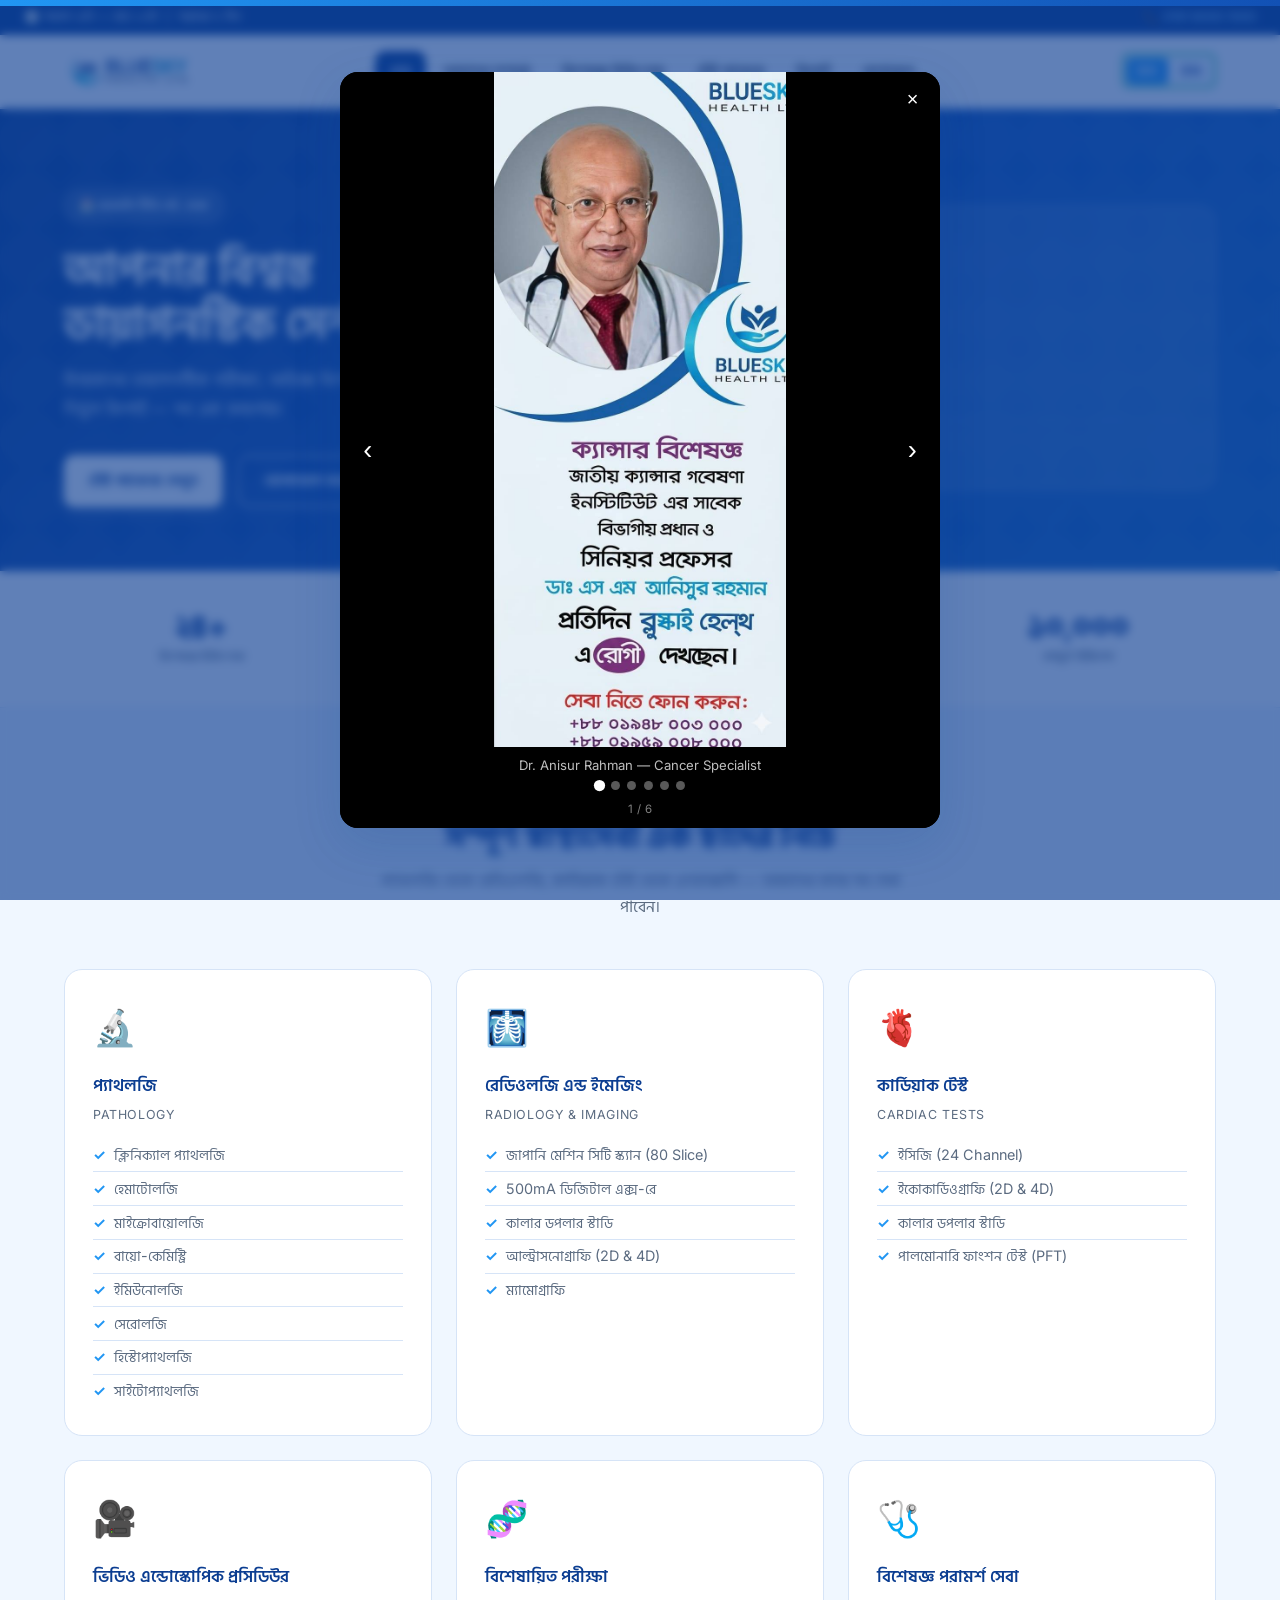
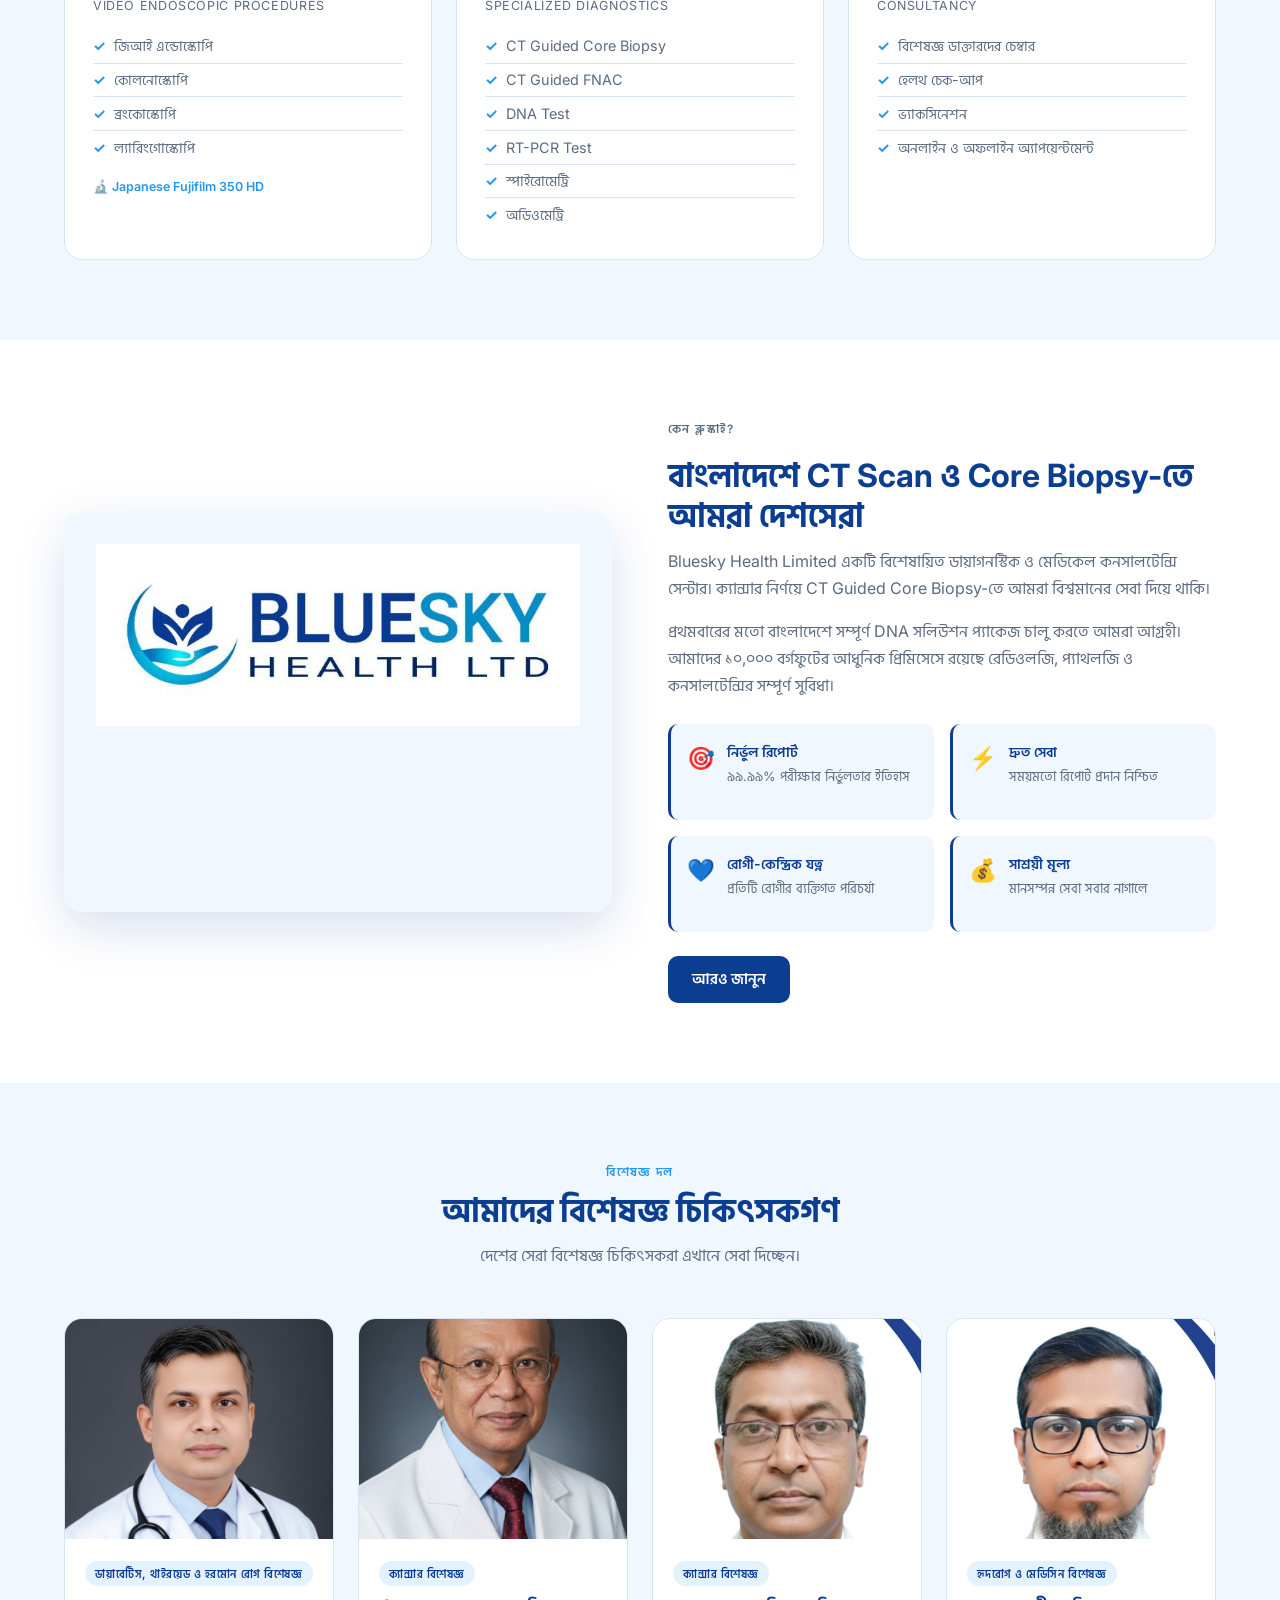
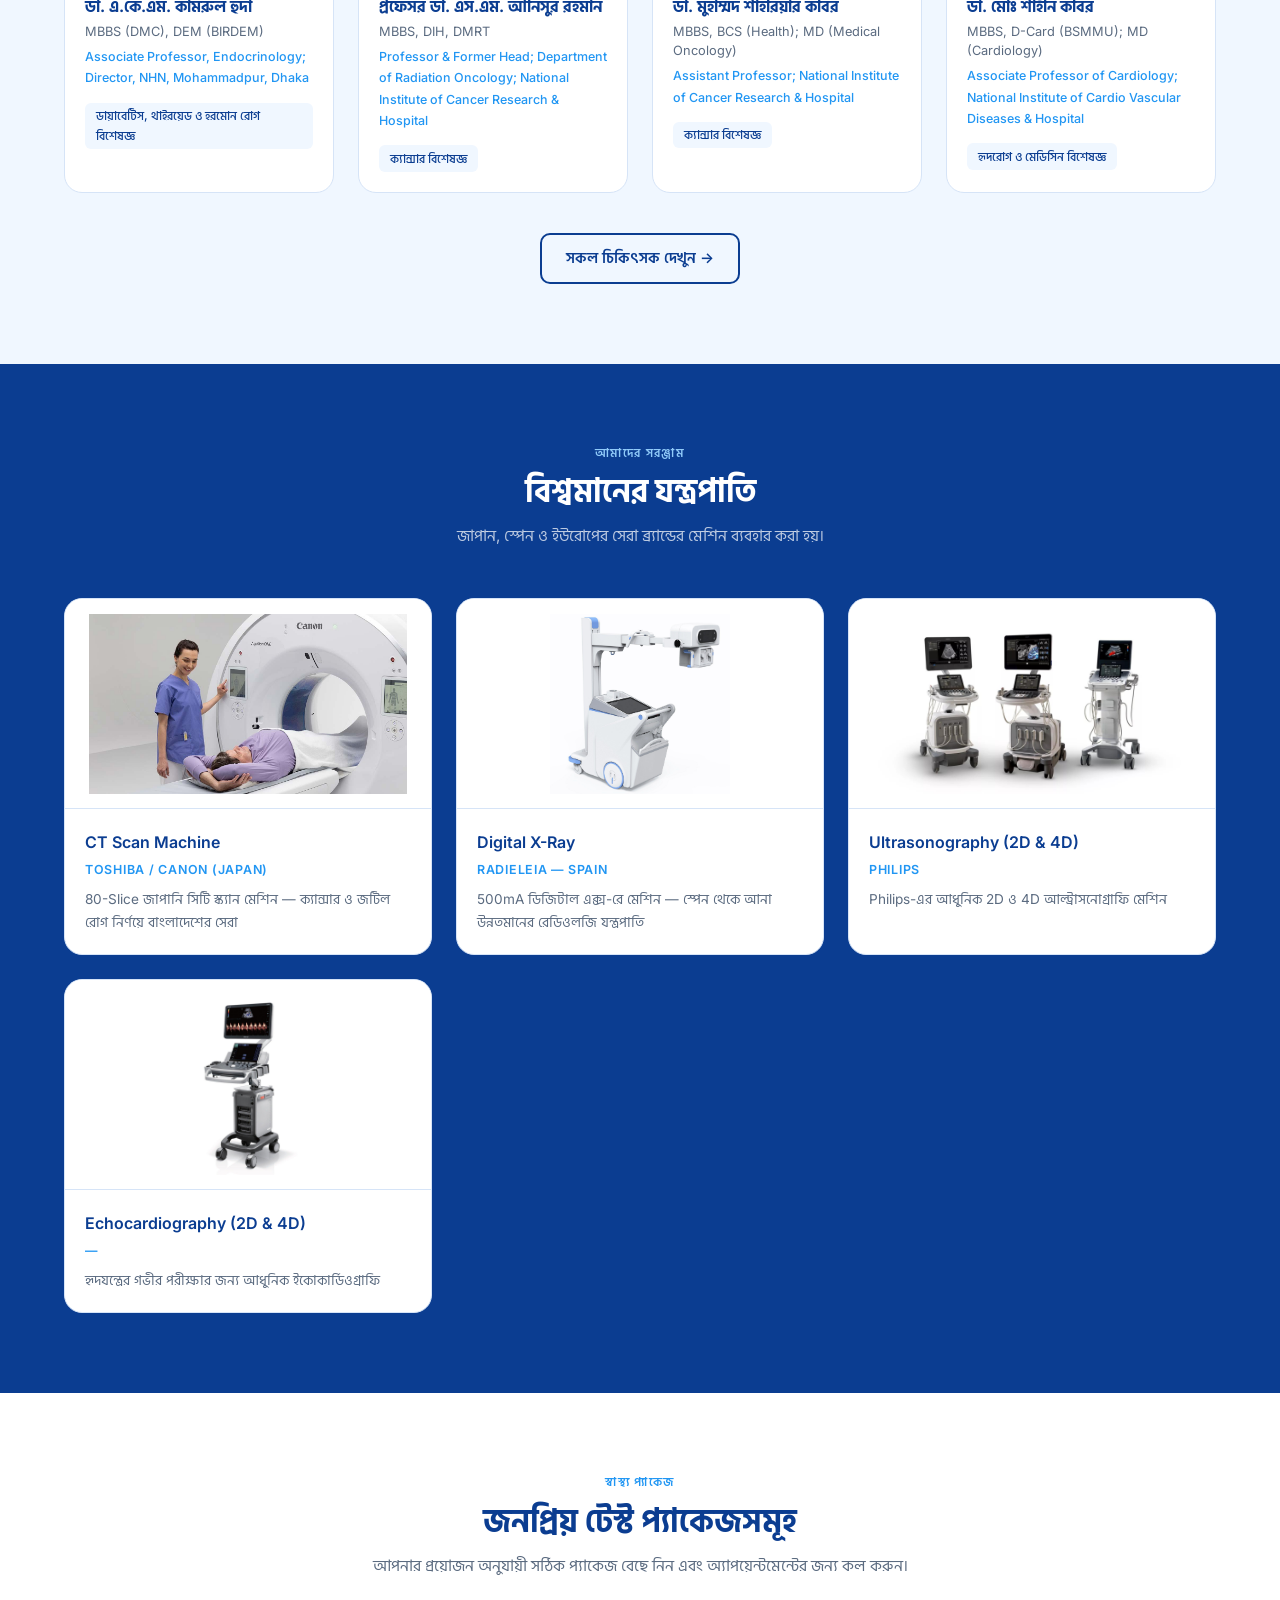
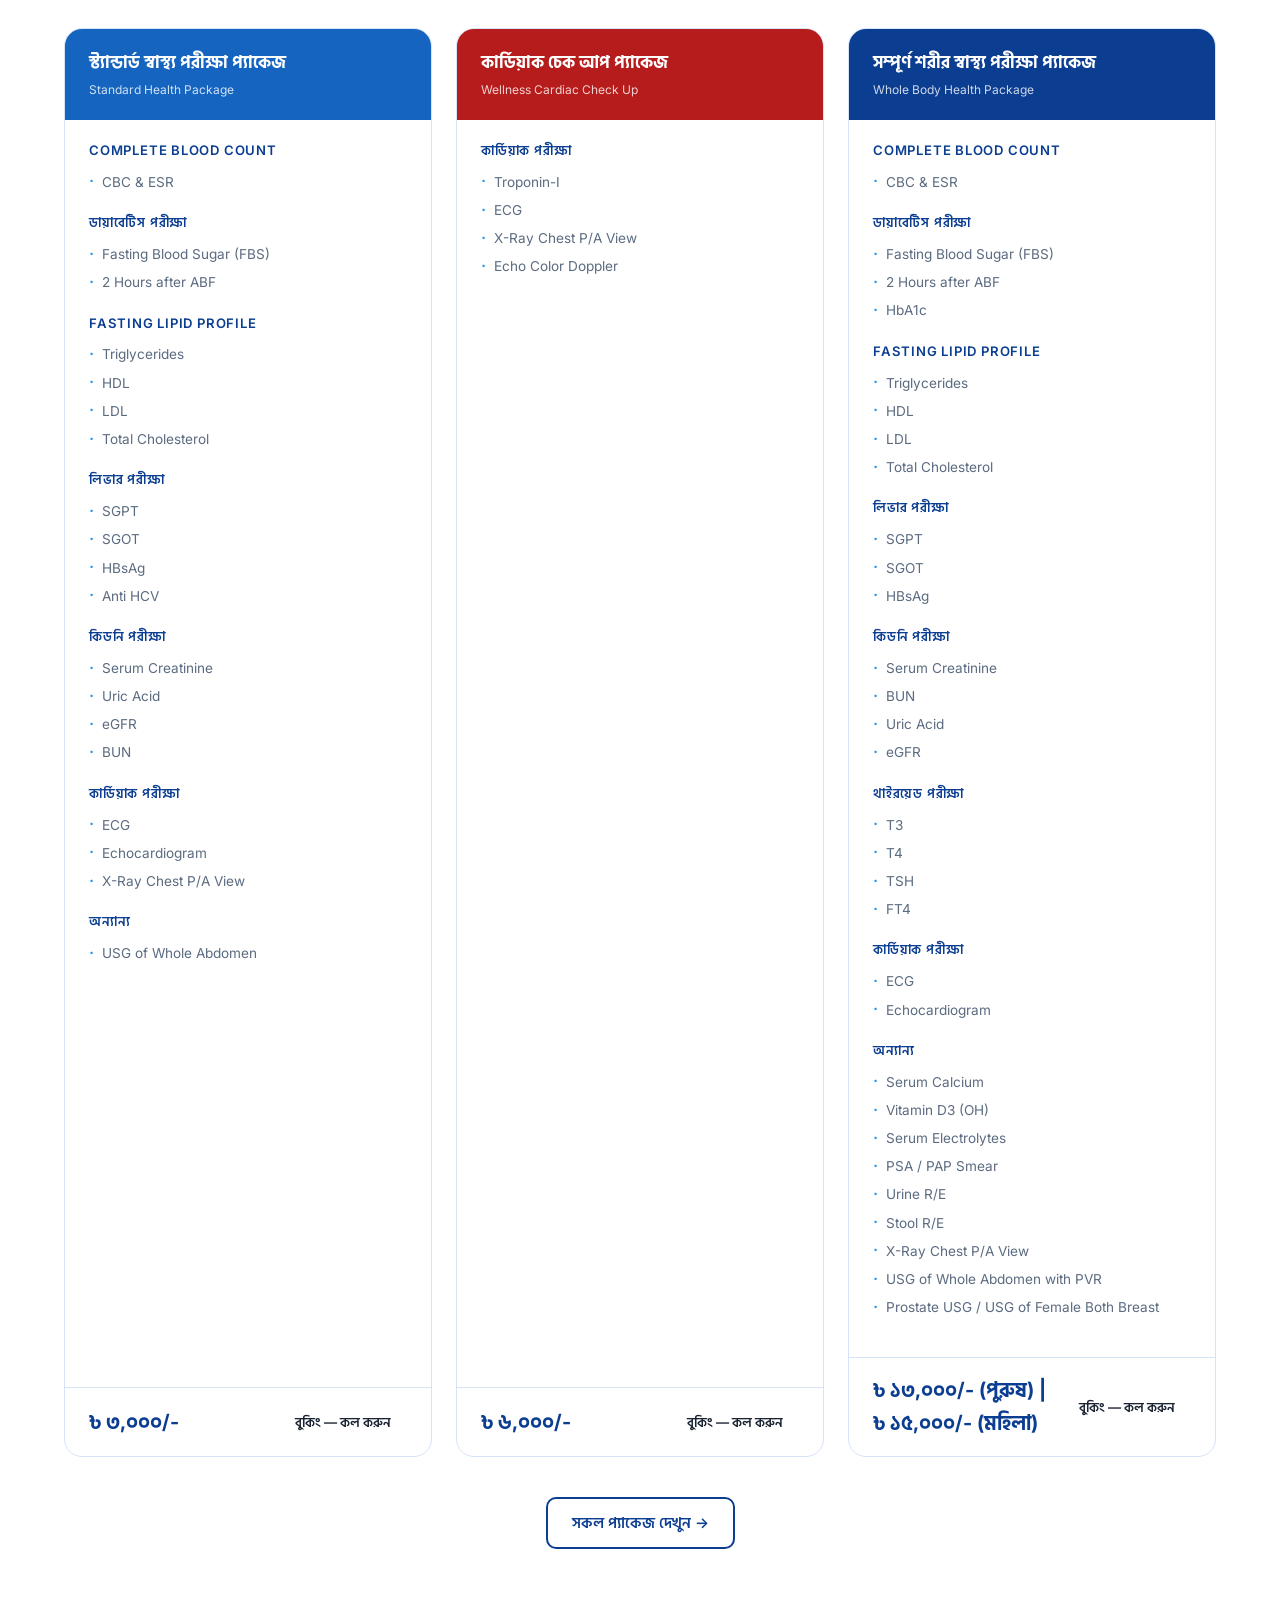
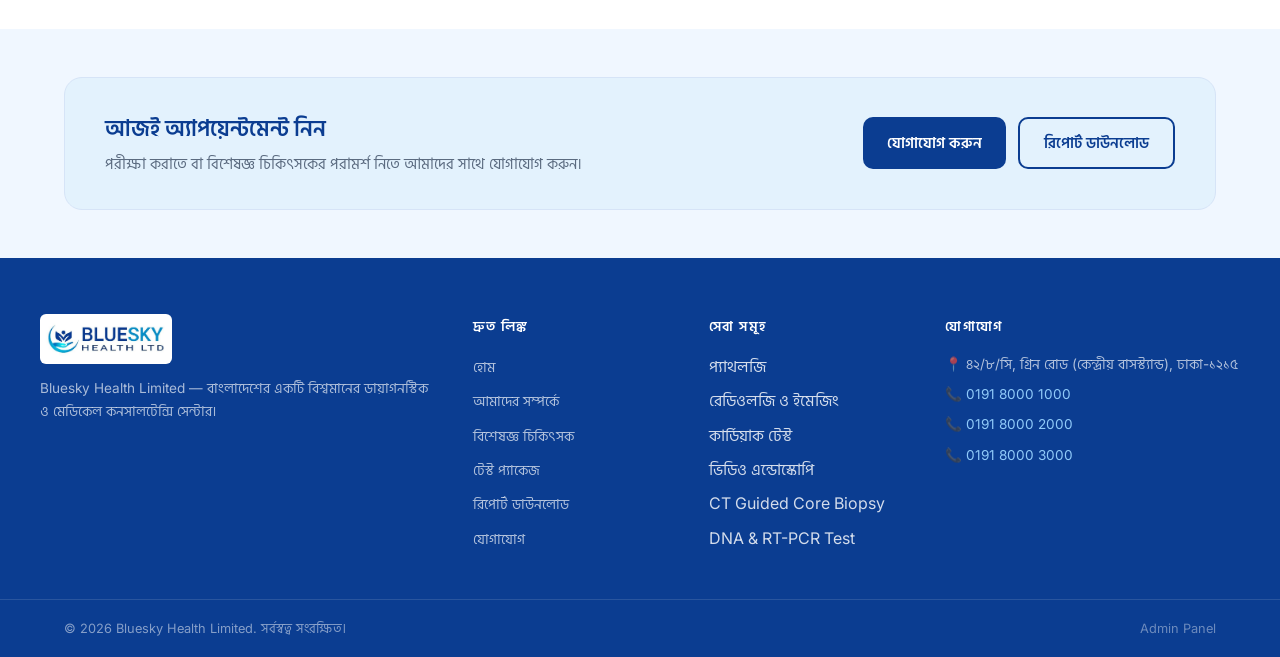
<file: index.html>
<!DOCTYPE html>
<html lang="bn">
<head>
  <meta charset="UTF-8">
  <meta name="viewport" content="width=device-width, initial-scale=1.0">
  <meta name="description" content="Bluesky Health Limited — বাংলাদেশের বিশ্বমানের ডায়াগনস্টিক ও মেডিকেল কনসালটেন্সি সেন্টার, মহাখালি, ঢাকা।">
  <title>Bluesky Health Limited — Quality Diagnostic Center, Dhaka</title>
  <link rel="icon" href="logo.jpeg" type="image/jpeg">
  <link rel="stylesheet" href="style.css">
</head>
<body>

<!-- Header -->
<div id="site-header"></div>

<!-- ══════════ HERO ══════════ -->
<section class="hero">
  <div class="container">
    <div class="hero-grid">
      <div class="hero-left">
        <div class="hero-badge" id="hero-badge">🏥 মহাখালি টিবি গেট, ঢাকা</div>
        <h1 id="hero-title">আপনার বিশ্বস্ত<br>ডায়াগনস্টিক সেন্টার</h1>
        <p class="hero-sub" id="hero-sub">বিশ্বমানের ডায়াগনস্টিক পরীক্ষা, অভিজ্ঞ বিশেষজ্ঞ চিকিৎসক পরামর্শ এবং নির্ভুল রিপোর্ট — সব এক জায়গায়।</p>
        <div class="hero-cta">
          <a href="tests.html" class="btn btn-primary" id="hero-packages-btn">টেস্ট প্যাকেজ দেখুন</a>
          <a href="contact.html" class="btn btn-outline" id="hero-contact-btn">যোগাযোগ করুন</a>
        </div>
      </div>
      <div class="hero-card" id="hero-contact-card">
        <h3 id="hero-contact-heading">📞 অ্যাপয়েন্টমেন্টের জন্য কল করুন</h3>
        <div class="hero-phone-list" id="hero-phones"></div>
        <div style="margin-top:1rem; padding-top:1rem; border-top:1px solid rgba(255,255,255,.2); font-size:.82rem; opacity:.72;">
          <span id="hero-hours">🕗 সকাল ৮টা — রাত ১০টা | সপ্তাহের ৭ দিন</span>
        </div>
      </div>
    </div>
  </div>
</section>

<!-- ══════════ STATS ══════════ -->
<div class="stats-bar">
  <div class="container">
    <div class="stats-grid" id="stats-grid"></div>
  </div>
</div>

<!-- ══════════ SERVICES ══════════ -->
<section class="pad bg-light" id="services-section">
  <div class="container">
    <div class="section-header">
      <p class="section-label" id="services-label">আমাদের বিভাগসমূহ</p>
      <h2 class="section-title" id="services-title">সম্পূর্ণ স্বাস্থ্যসেবা এক ছাদের নিচে</h2>
      <p class="section-subtitle" id="services-sub">প্যাথলজি থেকে রেডিওলজি, কার্ডিয়াক টেস্ট থেকে এন্ডোস্কোপি — আমাদের কাছে সব সেবা পাবেন।</p>
    </div>
    <div class="services-grid" id="services-grid"></div>
  </div>
</section>

<!-- ══════════ WHY BLUESKY ══════════ -->
<section class="pad bg-white">
  <div class="container">
    <div class="about-grid">
      <div class="about-img-wrap">
        <img src="logo.jpeg" alt="Bluesky Health Limited" style="width:100%;height:400px;object-fit:contain;padding:2rem;background:var(--pale-blue);">
      </div>
      <div class="about-text">
        <p class="section-label" id="why-label">কেন ব্লুস্কাই?</p>
        <h2 class="section-title" id="why-title">বাংলাদেশে CT Scan ও Core Biopsy-তে আমরা দেশসেরা</h2>
        <p id="why-p1">Bluesky Health Limited একটি বিশেষায়িত ডায়াগনস্টিক ও মেডিকেল কনসালটেন্সি সেন্টার। ক্যান্সার নির্ণয়ে CT Guided Core Biopsy-তে আমরা বিশ্বমানের সেবা দিয়ে থাকি।</p>
        <p id="why-p2">প্রথমবারের মতো বাংলাদেশে সম্পূর্ণ DNA সলিউশন প্যাকেজ চালু করতে আমরা আগ্রহী। আমাদের ১০,০০০ বর্গফুটের আধুনিক প্রিমিসেসে রয়েছে রেডিওলজি, প্যাথলজি ও কনসালটেন্সির সম্পূর্ণ সুবিধা।</p>
        <div class="about-values">
          <div class="value-item">
            <span class="value-icon">🎯</span>
            <div>
              <h4 id="val1-title">নির্ভুল রিপোর্ট</h4>
              <p id="val1-desc">৯৯.৯৯% পরীক্ষার নির্ভুলতার ইতিহাস</p>
            </div>
          </div>
          <div class="value-item">
            <span class="value-icon">⚡</span>
            <div>
              <h4 id="val2-title">দ্রুত সেবা</h4>
              <p id="val2-desc">সময়মতো রিপোর্ট প্রদান নিশ্চিত</p>
            </div>
          </div>
          <div class="value-item">
            <span class="value-icon">💙</span>
            <div>
              <h4 id="val3-title">রোগী-কেন্দ্রিক যত্ন</h4>
              <p id="val3-desc">প্রতিটি রোগীর ব্যক্তিগত পরিচর্যা</p>
            </div>
          </div>
          <div class="value-item">
            <span class="value-icon">💰</span>
            <div>
              <h4 id="val4-title">সাশ্রয়ী মূল্য</h4>
              <p id="val4-desc">মানসম্পন্ন সেবা সবার নাগালে</p>
            </div>
          </div>
        </div>
        <div style="margin-top:1.5rem;">
          <a id="about-learn-more" href="about.html" class="btn btn-blue">আরও জানুন</a>
        </div>
      </div>
    </div>
  </div>
</section>

<!-- ══════════ FEATURED DOCTORS ══════════ -->
<section class="pad bg-light">
  <div class="container">
    <div class="section-header">
      <p class="section-label" id="doctors-label">বিশেষজ্ঞ দল</p>
      <h2 class="section-title" id="doctors-title">আমাদের বিশেষজ্ঞ চিকিৎসকগণ</h2>
      <p class="section-subtitle" id="doctors-sub">দেশের সেরা বিশেষজ্ঞ চিকিৎসকরা এখানে সেবা দিচ্ছেন।</p>
    </div>
    <div class="doctors-grid" id="featured-doctors"></div>
    <div style="text-align:center; margin-top:2.5rem;">
      <a href="doctors.html" class="btn btn-ghost" id="view-doctors-link">সকল চিকিৎসক দেখুন →</a>
    </div>
  </div>
</section>

<!-- ══════════ EQUIPMENT HIGHLIGHT ══════════ -->
<section class="pad bg-navy">
  <div class="container">
    <div class="section-header">
      <p class="section-label" id="equip-label">আমাদের সরঞ্জাম</p>
      <h2 class="section-title" id="equip-title">বিশ্বমানের যন্ত্রপাতি</h2>
      <p class="section-subtitle" id="equip-sub">জাপান, স্পেন ও ইউরোপের সেরা ব্র্যান্ডের মেশিন ব্যবহার করা হয়।</p>
    </div>
    <div class="equipment-grid" id="equip-grid-home"></div>
  </div>
</section>

<!-- ══════════ HEALTH PACKAGES PREVIEW ══════════ -->
<section class="pad bg-white">
  <div class="container">
    <div class="section-header">
      <p class="section-label" id="pkg-section-label">স্বাস্থ্য প্যাকেজ</p>
      <h2 class="section-title" id="pkg-section-title">জনপ্রিয় টেস্ট প্যাকেজসমূহ</h2>
      <p class="section-subtitle" id="pkg-section-sub">আপনার প্রয়োজন অনুযায়ী সঠিক প্যাকেজ বেছে নিন এবং অ্যাপয়েন্টমেন্টের জন্য কল করুন।</p>
    </div>
    <div class="packages-grid" id="pkg-grid-home"></div>
    <div style="text-align:center; margin-top:2.5rem;">
      <a id="view-all-packages" href="tests.html" class="btn btn-ghost">সকল প্যাকেজ দেখুন →</a>
    </div>
  </div>
</section>

<!-- ══════════ CALL TO ACTION ══════════ -->
<section class="pad-sm bg-light">
  <div class="container">
    <div class="callout-strip">
      <div>
        <h3 id="home-cta-title">আজই অ্যাপয়েন্টমেন্ট নিন</h3>
        <p id="home-cta-sub">পরীক্ষা করাতে বা বিশেষজ্ঞ চিকিৎসকের পরামর্শ নিতে আমাদের সাথে যোগাযোগ করুন।</p>
      </div>
      <div style="display:flex; gap:.75rem; flex-wrap:wrap;">
        <a id="home-cta-contact" href="contact.html" class="btn btn-blue">যোগাযোগ করুন</a>
        <a id="home-cta-report" href="report.html" class="btn btn-ghost">রিপোর্ট ডাউনলোড</a>
      </div>
    </div>
  </div>
</section>

<!-- Footer -->
<div id="site-footer"></div>

<script>try{if(localStorage.getItem('bsky_data_version')!=='2'){['banners','contact','doctors','packages','services','equipment','stats'].forEach(k=>localStorage.removeItem('bsky_'+k));localStorage.setItem('bsky_data_version','2');}}catch(_){}</script>
<script src="data.js"></script>
<script src="components.js"></script>
<script>
document.addEventListener("DOMContentLoaded", () => {
  const data = getSiteData();

  // Header & Footer
  renderHeader("home");
  renderFooter();
  initBannerPopup();

  // Localize static page text (uses `window.l(bn,en)` helper from components.js)
  const setText = (id, bn, en, html) => {
    const el = document.getElementById(id);
    if (!el) return;
    if (html) el.innerHTML = window.l ? window.l(bn, en) : bn;
    else el.textContent = window.l ? window.l(bn, en) : bn;
  };

  setText('hero-badge', '🏥 মহাখালি টিবি গেট, ঢাকা', '🏥 Mohakhali TB Gate, Dhaka');
  setText('hero-title', 'আপনার বিশ্বস্ত<br>ডায়াগনস্টিক সেন্টার', 'Your Trusted<br>Diagnostic Center', true);
  setText('hero-sub', 'বিশ্বমানের ডায়াগনস্টিক পরীক্ষা, অভিজ্ঞ বিশেষজ্ঞ চিকিৎসক পরামর্শ এবং নির্ভুল রিপোর্ট — সব এক জায়গায়।', 'World-class diagnostic tests, experienced specialist consultations, and accurate reports — all under one roof.');
  setText('hero-packages-btn', 'টেস্ট প্যাকেজ দেখুন', 'View Test Packages');
  setText('hero-contact-btn', 'যোগাযোগ করুন', 'Contact Us');
  setText('hero-contact-heading', '📞 অ্যাপয়েন্টমেন্টের জন্য কল করুন', '📞 Call for Appointments');
  const heroHoursEl = document.getElementById('hero-hours');
  if (heroHoursEl) heroHoursEl.textContent = window.l ? window.l(data.contact.hoursBn, data.contact.hoursEn) : (data.contact.hoursBn || data.contact.hoursEn || '');

  setText('services-label', 'আমাদের বিভাগসমূহ', 'Our Departments');
  setText('services-title', 'সম্পূর্ণ স্বাস্থ্যসেবা এক ছাদের নিচে', 'Comprehensive healthcare under one roof');
  setText('services-sub', 'প্যাথলজি থেকে রেডিওলজি, কার্ডিয়াক টেস্ট থেকে এন্ডোস্কোপি — আমাদের কাছে সব সেবা পাবেন।', 'From Pathology to Radiology, Cardiac tests to Endoscopy — all services are available with us.');

  setText('why-label', 'কেন ব্লুস্কাই?', 'Why Bluesky?');
  setText('why-title', 'বাংলাদেশে CT Scan ও Core Biopsy-তে আমরা দেশসেরা', 'Leading CT Scan & Core Biopsy in Bangladesh');
  setText('why-p1', 'Bluesky Health Limited একটি বিশেষায়িত ডায়াগনস্টিক ও মেডিকেল কনসালটেন্সি সেন্টার। ক্যান্সার নির্ণয়ে CT Guided Core Biopsy-তে আমরা বিশ্বমানের সেবা দিয়ে থাকি।', 'Bluesky Health Limited is a specialized diagnostic and medical consultancy center. We provide world-class CT Guided Core Biopsy for cancer diagnosis.');
  setText('why-p2', 'প্রথমবারের মতো বাংলাদেশে সম্পূর্ণ DNA সলিউশন প্যাকেজ চালু করতে আমরা আগ্রহী। আমাদের ১০,০০০ বর্গফুটের আধুনিক প্রিমিসেসে রয়েছে রেডিওলজি, প্যাথলজি ও কনসালটেন্সির সম্পূর্ণ সুবিধা।', 'We are introducing a complete DNA solution package in Bangladesh. Our modern 10,000 sqft premises house Radiology, Pathology and Consultancy services.');

  setText('equip-label', 'আমাদের সরঞ্জাম', 'Our Equipment');
  setText('equip-title', 'বিশ্বমানের যন্ত্রপাতি', 'World-class Equipment');
  setText('equip-sub', 'জাপান, স্পেন ও ইউরোপের সেরা ব্র্যান্ডের মেশিন ব্যবহার করা হয়।', 'We use top brands from Japan, Spain and Europe.');

  // About value items
  setText('val1-title', 'নির্ভুল রিপোর্ট', 'Accurate Reports');
  setText('val1-desc', '৯৯.৯৯% পরীক্ষার নির্ভুলতার ইতিহাস', '99.99% historical test accuracy');
  setText('val2-title', 'দ্রুত সেবা', 'Fast Service');
  setText('val2-desc', 'সময়মতো রিপোর্ট প্রদান নিশ্চিত', 'Timely delivery of reports');
  setText('val3-title', 'রোগী-কেন্দ্রিক যত্ন', 'Patient-Centric Care');
  setText('val3-desc', 'প্রতিটি রোগীর ব্যক্তিগত পরিচর্যা', 'Personalized care for every patient');
  setText('val4-title', 'সাশ্রয়ী মূল্য', 'Affordability');
  setText('val4-desc', 'মানসম্পন্ন সেবা সবার নাগালে', 'Quality services within reach');

  setText('doctors-label', 'বিশেষজ্ঞ দল', 'Specialists');
  setText('doctors-title', 'আমাদের বিশেষজ্ঞ চিকিৎসকগণ', 'Our Specialist Doctors');
  setText('doctors-sub', 'দেশের সেরা বিশেষজ্ঞ চিকিৎসকরা এখানে সেবা দিচ্ছেন।', 'The country\'s top specialist doctors serve here.');
  setText('view-doctors-link', 'সকল চিকিৎসক দেখুন →', 'View all doctors →');
  setText('about-learn-more', 'আরও জানুন', 'Learn More');
  setText('view-all-packages', 'সকল প্যাকেজ দেখুন →', 'View all packages →');

  // Localize Health Packages section header
  setText('pkg-section-label', 'স্বাস্থ্য প্যাকেজ', 'Health Packages');
  setText('pkg-section-title', 'জনপ্রিয় টেস্ট প্যাকেজসমূহ', 'Popular Test Packages');
  setText('pkg-section-sub', 'আপনার প্রয়োজন অনুযায়ী সঠিক প্যাকেজ বেছে নিন এবং অ্যাপয়েন্টমেন্টের জন্য কল করুন।', 'Choose the right package for your needs and call us to book an appointment.');

  if (window.l) document.title = window.l('Bluesky Health Limited — বাংলাদেশের বিশ্বমানের ডায়াগনস্টিক ও মেডিকেল কনসালটেন্সি সেন্টার, মহাখালি, ঢাকা।','Bluesky Health Limited — Quality Diagnostic Center, Dhaka');
  const meta = document.querySelector('meta[name="description"]');
  if (meta && window.l) meta.content = window.l('Bluesky Health Limited — বাংলাদেশের বিশ্বমানের ডায়াগনস্টিক ও মেডিকেল কনসালটেন্সি সেন্টার, মহাখালি, ঢাকা।','Bluesky Health Limited — Quality Diagnostic Center, Dhaka');

  // Localize bottom CTA
  setText('home-cta-title', 'আজই অ্যাপয়েন্টমেন্ট নিন', 'Book an Appointment Today');
  setText('home-cta-sub', 'পরীক্ষা করাতে বা বিশেষজ্ঞ চিকিৎসকের পরামর্শ নিতে আমাদের সাথে যোগাযোগ করুন।', 'Contact us to schedule tests or consult a specialist.');
  setText('home-cta-contact', 'যোগাযোগ করুন', 'Contact Us');
  setText('home-cta-report', 'রিপোর্ট ডাউনলোড', 'Download Reports');
  setText('view-doctors-link', 'সকল চিকিৎসক দেখুন →', 'View All Doctors →');

  // Hero phones
  const phonesEl = document.getElementById("hero-phones");
  if (phonesEl) {
    phonesEl.innerHTML = data.contact.phones.slice(0,3).map(p =>
      `<div class="hero-phone"><span>📞</span> <a href="tel:${p.replace(/[^\d]/g,'')}" style="color:#fff;font-weight:600;">${p}</a></div>`
    ).join("");
  }

  // Stats
  const statsEl = document.getElementById("stats-grid");
  if (statsEl) {
    statsEl.innerHTML = data.stats.map(s =>
      `<div class="stat-item" data-reveal>
        <div class="stat-value">${window.l ? window.l(s.value, s.valueEn) : s.value}</div>
        <div class="stat-label">${window.l ? window.l(s.label, s.labelEn) : s.label}</div>
      </div>`
    ).join("");
  }

  // Services (first 6)
  const svcEl = document.getElementById("services-grid");
  if (svcEl) {
    svcEl.innerHTML = data.services.slice(0, 6).map(s =>
      `<div class="service-card" data-reveal>
        <div class="service-icon">${s.icon}</div>
        <h3>${window.l ? window.l(s.titleBn, s.titleEn) : s.titleBn}</h3>
        <p class="svc-en">${s.titleEn}</p>
        <ul>${s.items.map((i, idx) => `<li>${window.l ? window.l(i, (s.itemsEn && s.itemsEn[idx]) || i) : i}</li>`).join("")}</ul>
        ${s.note ? `<p class="svc-note">🔬 ${s.note}</p>` : ""}
      </div>`
    ).join("");
  }

  // Featured doctors (first 4)
  const docEl = document.getElementById("featured-doctors");
  if (docEl) {
    docEl.innerHTML = data.doctors.slice(0, 4).map(doctorCard).join("");
  }

  // Equipment (first 4 for homepage)
  const eqEl = document.getElementById("equip-grid-home");
  if (eqEl) {
    eqEl.innerHTML = data.equipment.slice(0, 4).map(eq =>
      `<div class="equip-card" data-reveal>
        <div class="equip-img-wrap">
          <img src="${eq.image}" alt="${eq.name}"
               onerror="this.style.display='none';this.nextElementSibling.style.display='flex'"
               loading="lazy">
          <div class="equip-placeholder" style="display:none;align-items:center;justify-content:center;width:100%;height:100%;">🔬</div>
        </div>
        <div class="equip-info">
          <h3>${eq.name}</h3>
          <div class="equip-brand">${eq.brand}</div>
          <p>${window.l ? window.l(eq.detail, eq.detailEn) : eq.detail}</p>
        </div>
      </div>`
    ).join("");
  }

  // Featured packages (first 3: Standard, Cardiac, Whole Body)
  const pkgEl = document.getElementById("pkg-grid-home");
  if (pkgEl) {
    const featured = data.packages.filter(p => ["pkg1","pkg4","pkg10"].includes(p.id));
    pkgEl.innerHTML = featured.map(packageCard).join("");
  }

  // Scroll reveal
  const observer = new IntersectionObserver(entries => {
    entries.forEach(e => { if (e.isIntersecting) { e.target.classList.add("revealed"); observer.unobserve(e.target); } });
  }, { threshold: 0.1 });
  document.querySelectorAll("[data-reveal]").forEach(el => observer.observe(el));
});
</script>
</body>
</html>
</file>
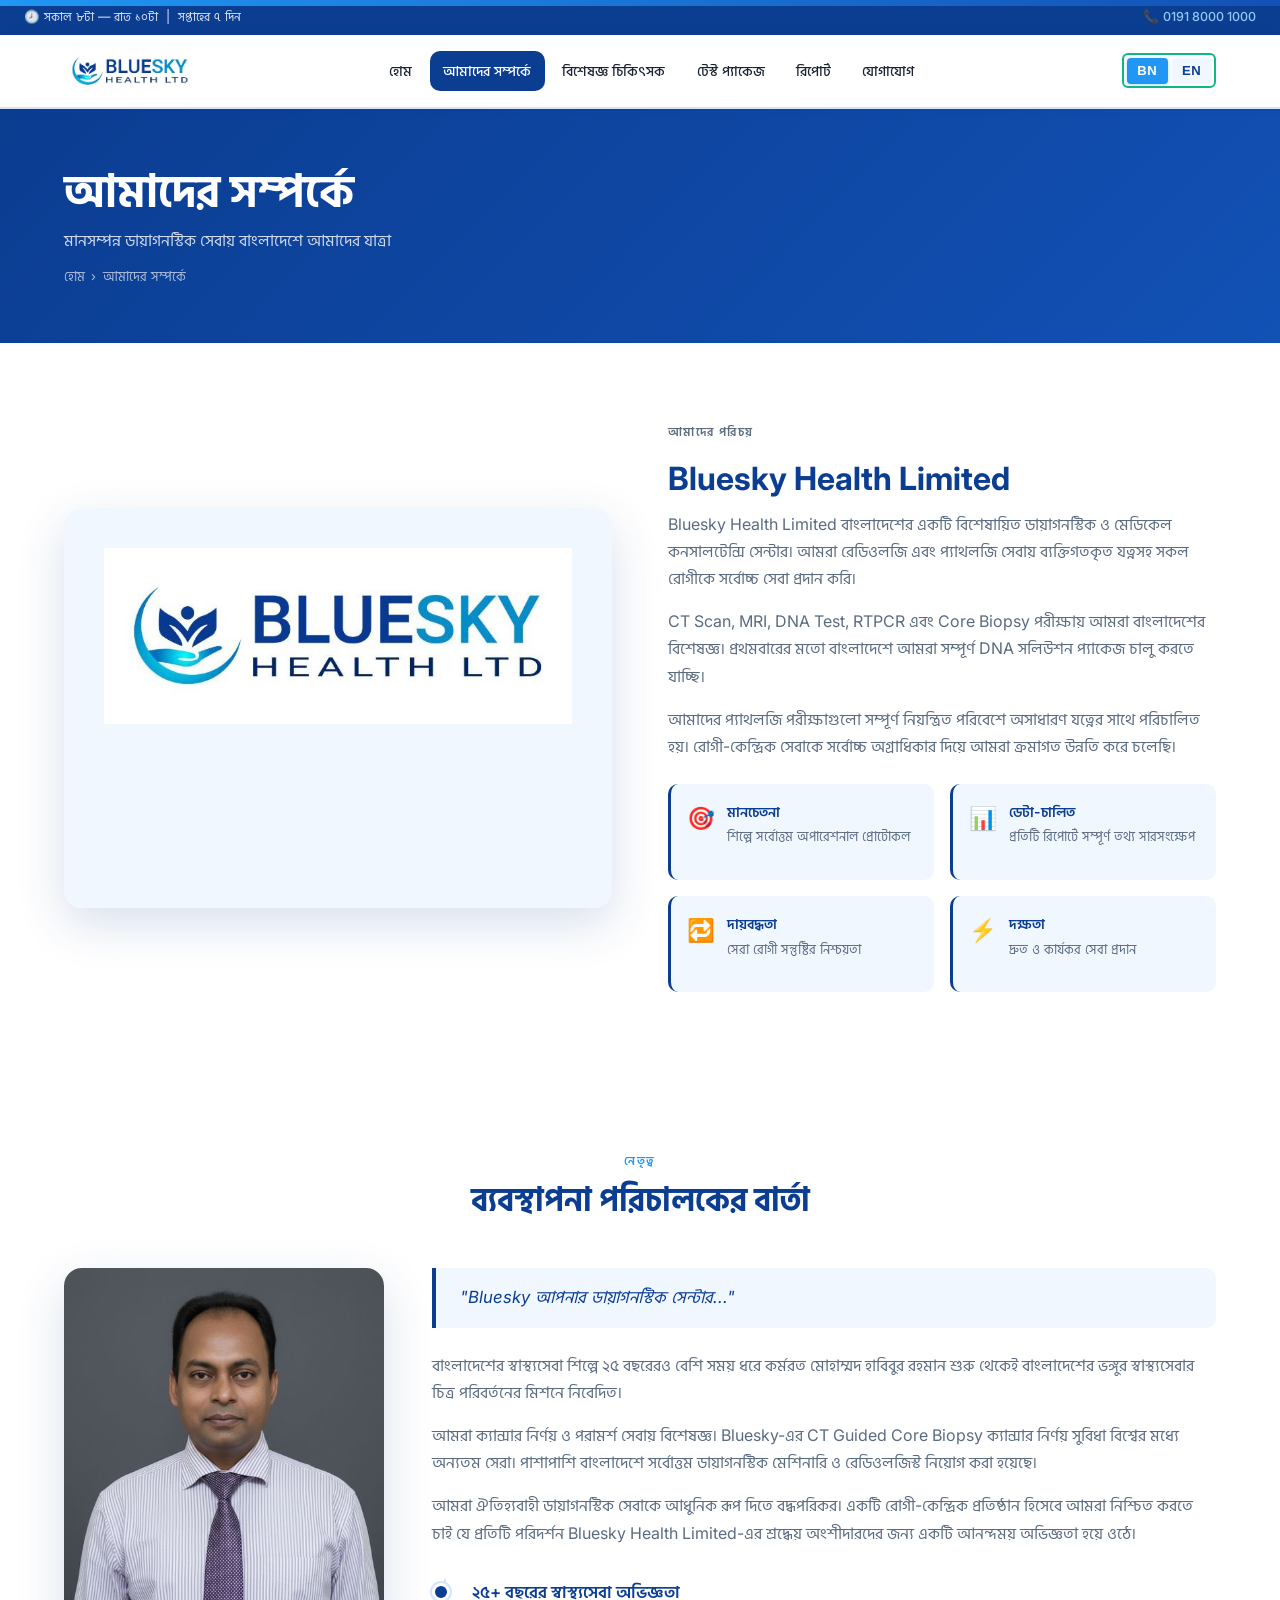
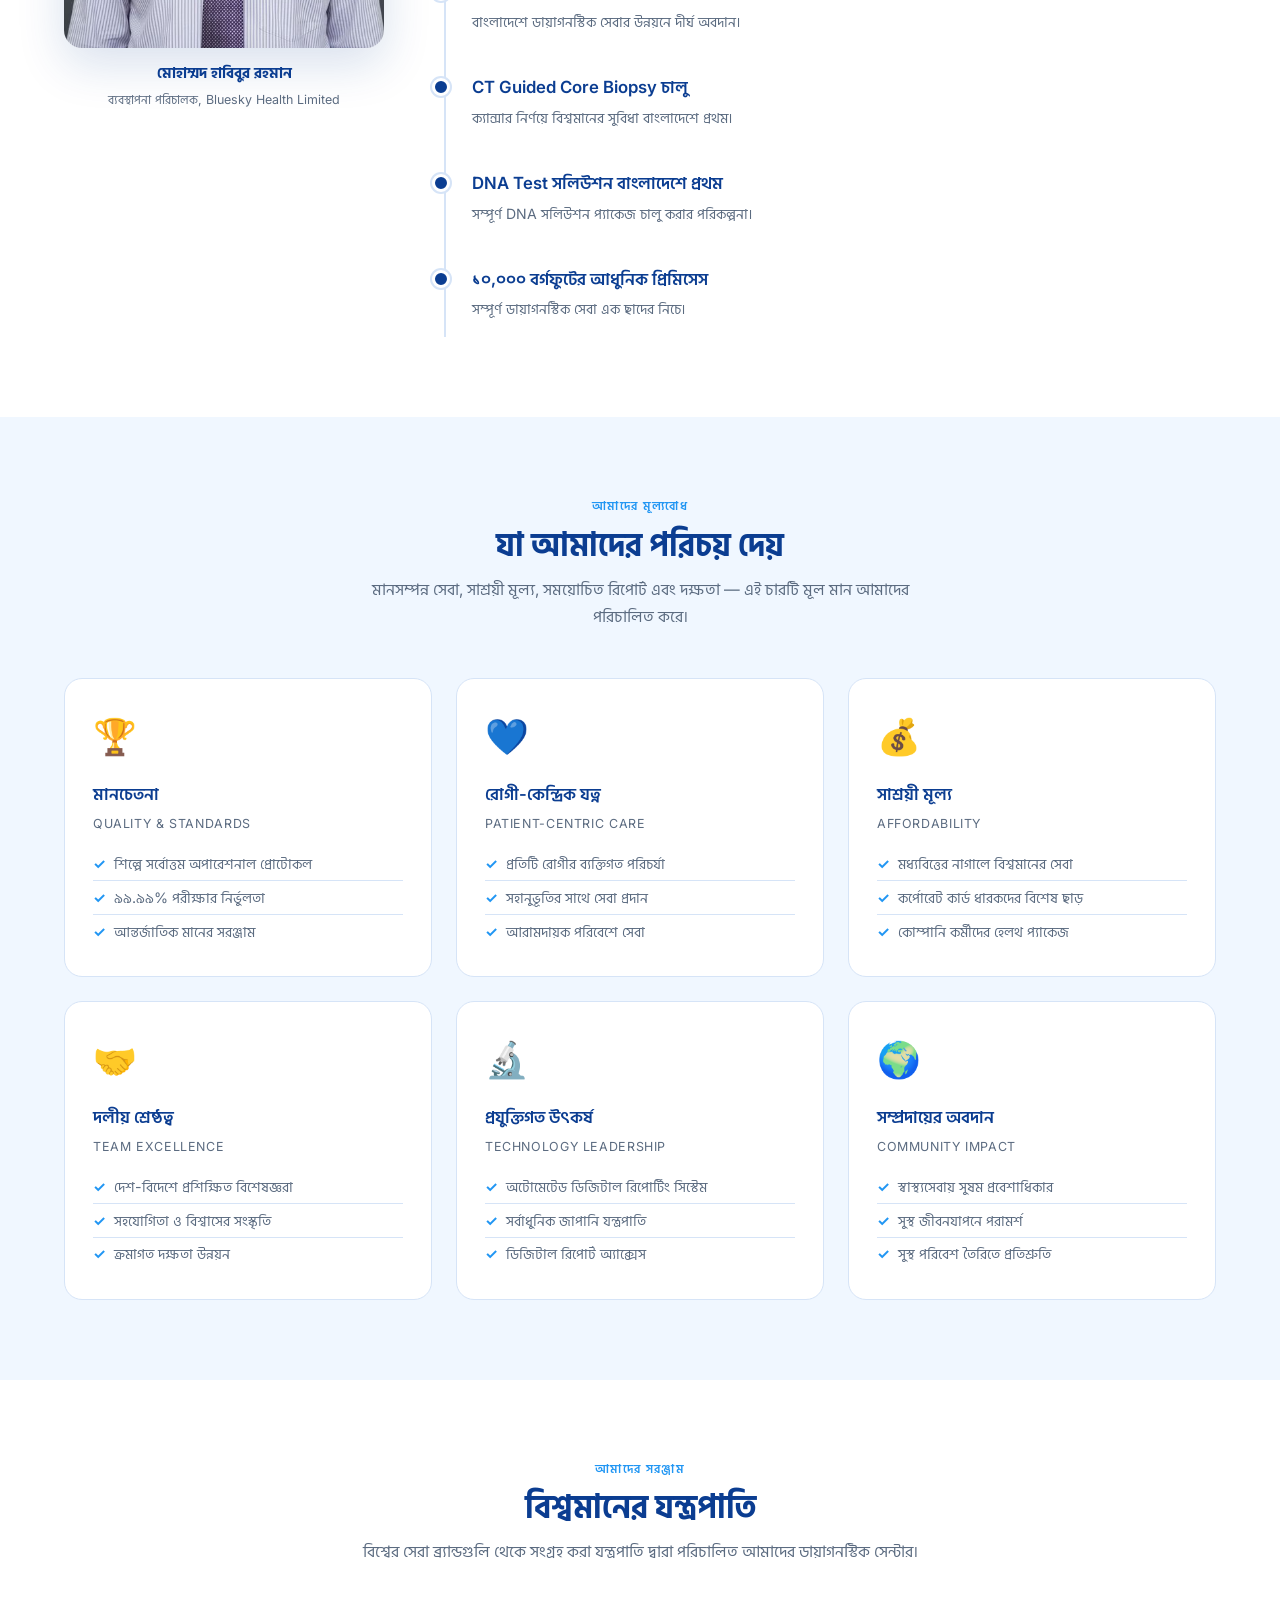
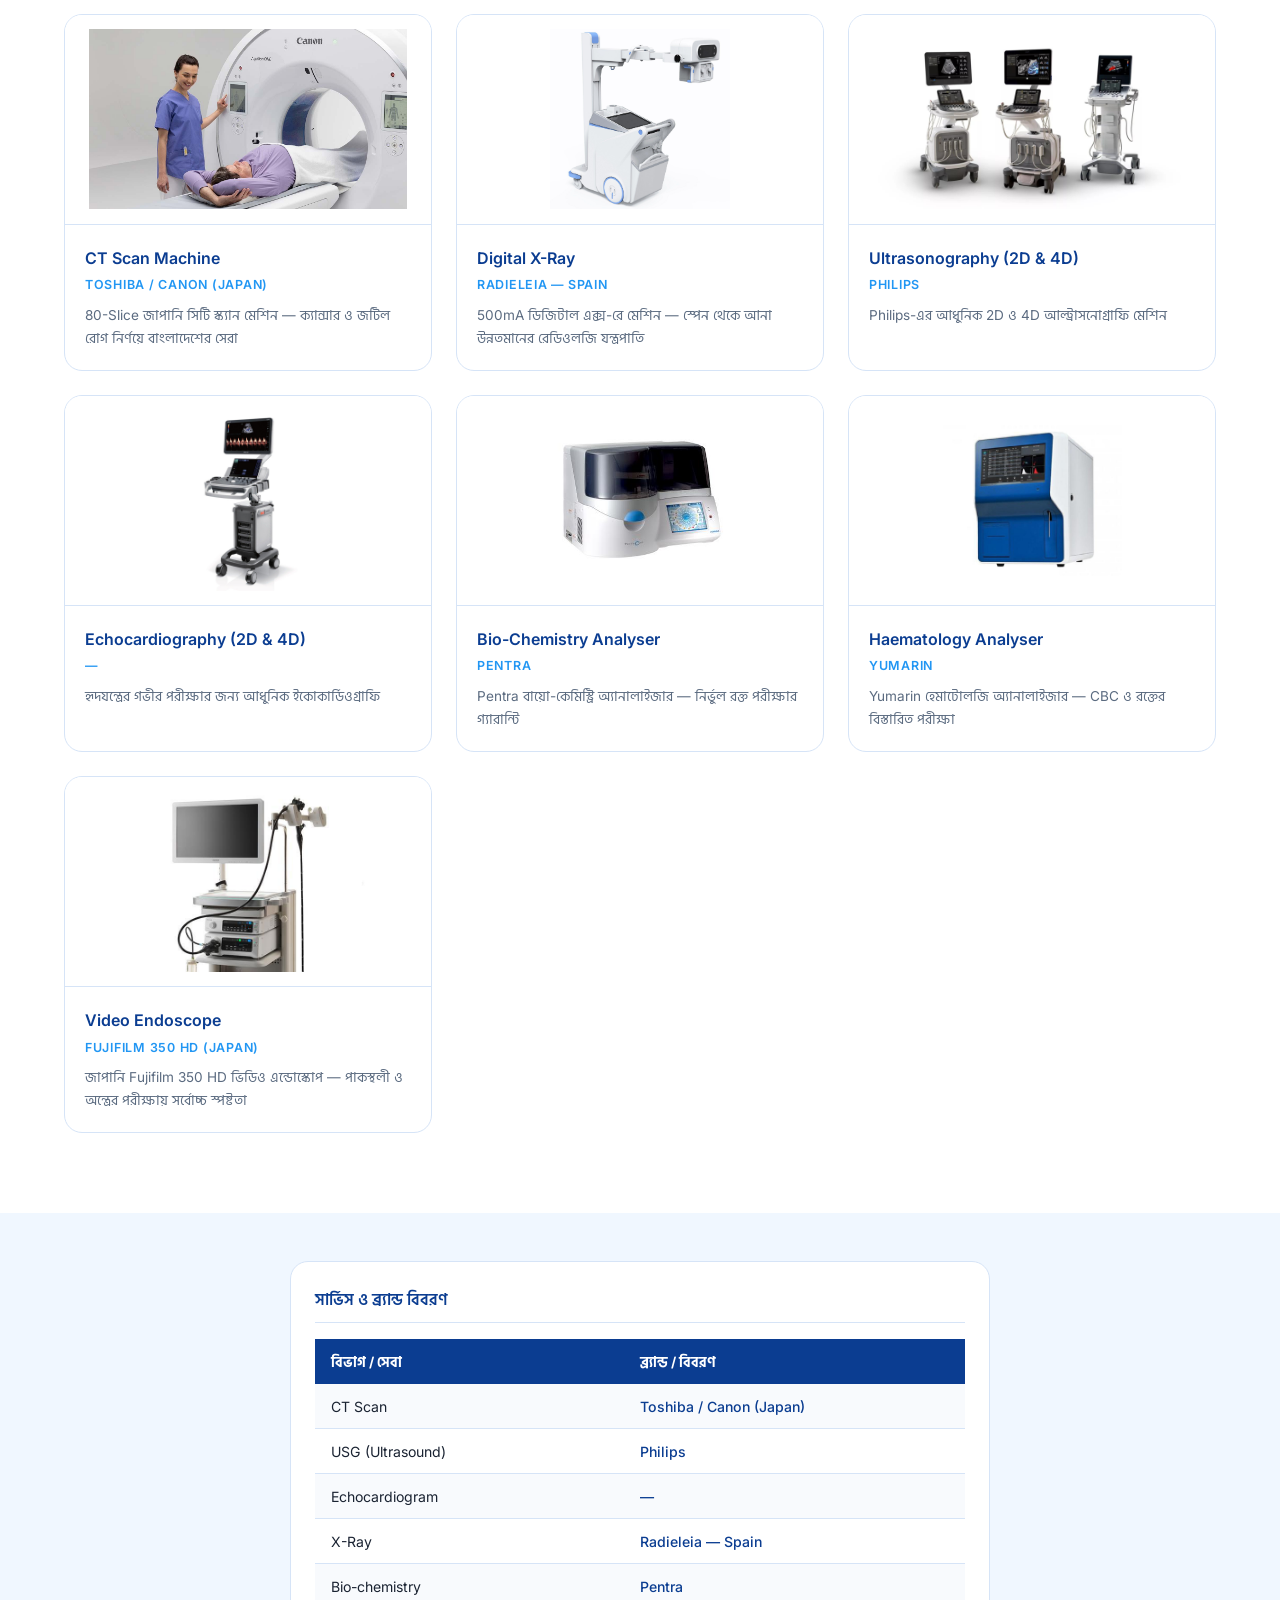
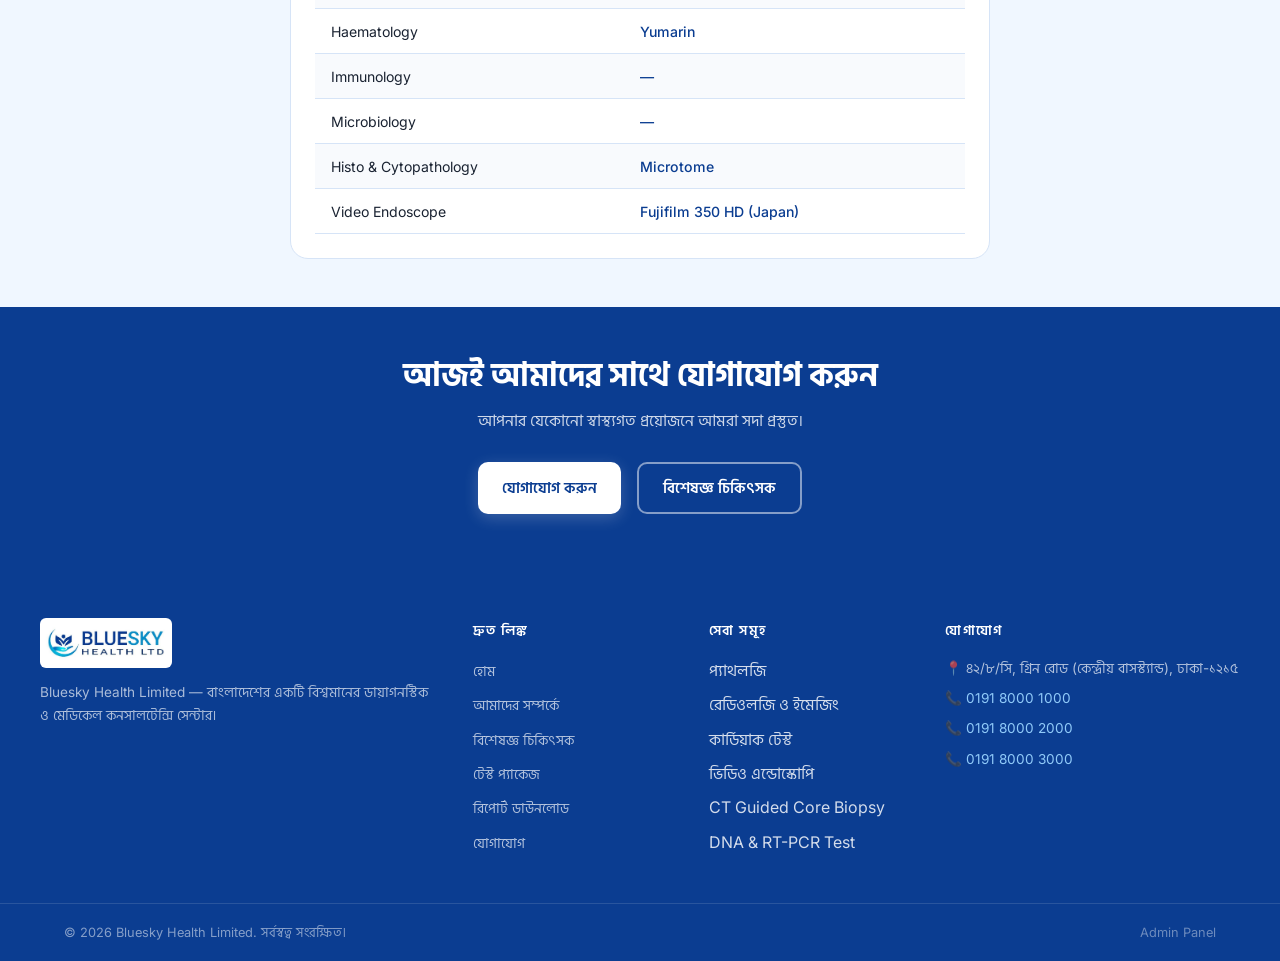
<file: about.html>
<!DOCTYPE html>
<html lang="bn">
<head>
  <meta charset="UTF-8">
  <meta name="viewport" content="width=device-width, initial-scale=1.0">
  <meta name="description" content="Bluesky Health Limited সম্পর্কে জানুন — আমাদের লক্ষ্য, মূল্যবোধ এবং ব্যবস্থাপনা পরিচালকের বার্তা।">
  <title>আমাদের সম্পর্কে — Bluesky Health Limited</title>
  <link rel="icon" href="logo.jpeg" type="image/jpeg">
  <link rel="stylesheet" href="style.css">
</head>
<body>

<div id="site-header"></div>

<!-- Page Hero -->
<section class="page-hero">
  <div class="container">
    <h1 id="page-hero-title">আমাদের সম্পর্কে</h1>
    <p id="page-hero-sub">মানসম্পন্ন ডায়াগনস্টিক সেবায় বাংলাদেশে আমাদের যাত্রা</p>
    <div class="breadcrumb">
      <a id="breadcrumb-home" href="index.html">হোম</a> › <span id="breadcrumb-current">আমাদের সম্পর্কে</span>
    </div>
  </div>
</section>

<!-- ══════════ OVERVIEW ══════════ -->
<section class="pad bg-white">
  <div class="container">
    <div class="about-grid">
      <div class="about-img-wrap">
        <img src="logo.jpeg" alt="Bluesky Health Limited"
             style="width:100%;height:400px;object-fit:contain;padding:2.5rem;background:var(--pale-blue);">
      </div>
      <div class="about-text">
        <p class="section-label" id="overview-label">আমাদের পরিচয়</p>
        <h2 class="section-title" id="overview-title">Bluesky Health Limited</h2>
        <p id="overview-p1">Bluesky Health Limited বাংলাদেশের একটি বিশেষায়িত ডায়াগনস্টিক ও মেডিকেল কনসালটেন্সি সেন্টার। আমরা রেডিওলজি এবং প্যাথলজি সেবায় ব্যক্তিগতকৃত যত্নসহ সকল রোগীকে সর্বোচ্চ সেবা প্রদান করি।</p>
        <p id="overview-p2">CT Scan, MRI, DNA Test, RTPCR এবং Core Biopsy পরীক্ষায় আমরা বাংলাদেশের বিশেষজ্ঞ। প্রথমবারের মতো বাংলাদেশে আমরা সম্পূর্ণ DNA সলিউশন প্যাকেজ চালু করতে যাচ্ছি।</p>
        <p id="overview-p3">আমাদের প্যাথলজি পরীক্ষাগুলো সম্পূর্ণ নিয়ন্ত্রিত পরিবেশে অসাধারণ যত্নের সাথে পরিচালিত হয়। রোগী-কেন্দ্রিক সেবাকে সর্বোচ্চ অগ্রাধিকার দিয়ে আমরা ক্রমাগত উন্নতি করে চলেছি।</p>
        <div class="about-values">
          <div class="value-item">
            <span class="value-icon">🎯</span>
            <div><h4 id="about-val1-title">মানচেতনা</h4><p id="about-val1-desc">শিল্পে সর্বোত্তম অপারেশনাল প্রোটোকল</p></div>
          </div>
          <div class="value-item">
            <span class="value-icon">📊</span>
            <div><h4 id="about-val2-title">ডেটা-চালিত</h4><p id="about-val2-desc">প্রতিটি রিপোর্টে সম্পূর্ণ তথ্য সারসংক্ষেপ</p></div>
          </div>
          <div class="value-item">
            <span class="value-icon">🔁</span>
            <div><h4 id="about-val3-title">দায়বদ্ধতা</h4><p id="about-val3-desc">সেরা রোগী সন্তুষ্টির নিশ্চয়তা</p></div>
          </div>
          <div class="value-item">
            <span class="value-icon">⚡</span>
            <div><h4 id="about-val4-title">দক্ষতা</h4><p id="about-val4-desc">দ্রুত ও কার্যকর সেবা প্রদান</p></div>
          </div>
        </div>
      </div>
    </div>
  </div>
</section>

<!-- ══════════ MANAGING DIRECTOR ══════════ -->
<section class="pad md-section">
  <div class="container">
    <div class="section-header">
      <p class="section-label" id="md-label">নেতৃত্ব</p>
      <h2 class="section-title" id="md-title">ব্যবস্থাপনা পরিচালকের বার্তা</h2>
    </div>
    <div class="md-grid">
      <div class="md-photo-wrap">
        <div class="md-photo">
          <!-- Replace with actual MD photo -->
          <img src="/images/md/md-photo.jpg" alt="মোহাম্মদ হাবিবুর রহমান"
               onerror="this.parentElement.innerHTML='<div style=\'height:380px;background:var(--pale-blue);display:flex;flex-direction:column;align-items:center;justify-content:center;gap:1rem;\'><div style=\'font-size:5rem;opacity:.3;\'>👤</div><p style=\'color:var(--text-muted);font-size:.85rem;\'>ছবি শীঘ্রই আসছে</p></div>'">
        </div>
        <div class="md-photo-cap">
          <strong id="md-name">মোহাম্মদ হাবিবুর রহমান</strong>
          <span id="md-position">ব্যবস্থাপনা পরিচালক, Bluesky Health Limited</span>
        </div>
      </div>

      <div class="md-bio">
        <blockquote class="md-quote" id="md-quote">
          "Bluesky আপনার ডায়াগনস্টিক সেন্টার। একজন বাংলাদেশি হিসেবে মধ্যবিত্ত মানুষদের জন্য একটি ওয়ান-স্টপ ডায়াগনস্টিক সেবা প্রতিষ্ঠা করার আকাঙ্ক্ষা থেকে এই উদ্যোগ — যেখানে সাশ্রয়ী মূল্যে মানসম্পন্ন সেবা নিশ্চিত করা হয়।"
        </blockquote>
        <p id="md-p1">বাংলাদেশের স্বাস্থ্যসেবা শিল্পে ২৫ বছরেরও বেশি সময় ধরে কর্মরত মোহাম্মদ হাবিবুর রহমান শুরু থেকেই বাংলাদেশের ভঙ্গুর স্বাস্থ্যসেবার চিত্র পরিবর্তনের মিশনে নিবেদিত।</p>
        <p id="md-p2">আমরা ক্যান্সার নির্ণয় ও পরামর্শ সেবায় বিশেষজ্ঞ। Bluesky-এর CT Guided Core Biopsy ক্যান্সার নির্ণয় সুবিধা বিশ্বের মধ্যে অন্যতম সেরা। পাশাপাশি বাংলাদেশে সর্বোত্তম ডায়াগনস্টিক মেশিনারি ও রেডিওলজিস্ট নিয়োগ করা হয়েছে।</p>
        <p id="md-p3">আমরা ঐতিহ্যবাহী ডায়াগনস্টিক সেবাকে আধুনিক রূপ দিতে বদ্ধপরিকর। একটি রোগী-কেন্দ্রিক প্রতিষ্ঠান হিসেবে আমরা নিশ্চিত করতে চাই যে প্রতিটি পরিদর্শন Bluesky Health Limited-এর শ্রদ্ধেয় অংশীদারদের জন্য একটি আনন্দময় অভিজ্ঞতা হয়ে ওঠে।</p>

        <div class="timeline" style="margin-top:2rem;">
          <div class="tl-item">
            <div class="tl-dot"></div>
            <h4 id="tl1-title">২৫+ বছরের স্বাস্থ্যসেবা অভিজ্ঞতা</h4>
            <p id="tl1-desc">বাংলাদেশে ডায়াগনস্টিক সেবার উন্নয়নে দীর্ঘ অবদান।</p>
          </div>
          <div class="tl-item">
            <div class="tl-dot"></div>
            <h4 id="tl2-title">CT Guided Core Biopsy চালু</h4>
            <p id="tl2-desc">ক্যান্সার নির্ণয়ে বিশ্বমানের সুবিধা বাংলাদেশে প্রথম।</p>
          </div>
          <div class="tl-item">
            <div class="tl-dot"></div>
            <h4 id="tl3-title">DNA Test সলিউশন বাংলাদেশে প্রথম</h4>
            <p id="tl3-desc">সম্পূর্ণ DNA সলিউশন প্যাকেজ চালু করার পরিকল্পনা।</p>
          </div>
          <div class="tl-item">
            <div class="tl-dot"></div>
            <h4 id="tl4-title">১০,০০০ বর্গফুটের আধুনিক প্রিমিসেস</h4>
            <p id="tl4-desc">সম্পূর্ণ ডায়াগনস্টিক সেবা এক ছাদের নিচে।</p>
          </div>
        </div>
      </div>
    </div>
  </div>
</section>

<!-- ══════════ OUR VALUES ══════════ -->
<section class="pad bg-light">
  <div class="container">
    <div class="section-header">
      <p class="section-label" id="about-values-label">আমাদের মূল্যবোধ</p>
      <h2 class="section-title" id="about-values-title">যা আমাদের পরিচয় দেয়</h2>
      <p class="section-subtitle" id="about-values-sub">মানসম্পন্ন সেবা, সাশ্রয়ী মূল্য, সময়োচিত রিপোর্ট এবং দক্ষতা — এই চারটি মূল মান আমাদের পরিচালিত করে।</p>
    </div>
    <div class="services-grid">
      <div class="service-card">
        <div class="service-icon">🏆</div>
        <h3 id="about-svc1-title">মানচেতনা</h3>
        <p class="svc-en">Quality & Standards</p>
        <ul>
          <li id="about-svc1-li1">শিল্পে সর্বোত্তম অপারেশনাল প্রোটোকল</li>
          <li id="about-svc1-li2">৯৯.৯৯% পরীক্ষার নির্ভুলতা</li>
          <li id="about-svc1-li3">আন্তর্জাতিক মানের সরঞ্জাম</li>
        </ul>
      </div>
      <div class="service-card">
        <div class="service-icon">💙</div>
        <h3 id="about-svc2-title">রোগী-কেন্দ্রিক যত্ন</h3>
        <p class="svc-en">Patient-Centric Care</p>
        <ul>
          <li id="about-svc2-li1">প্রতিটি রোগীর ব্যক্তিগত পরিচর্যা</li>
          <li id="about-svc2-li2">সহানুভূতির সাথে সেবা প্রদান</li>
          <li id="about-svc2-li3">আরামদায়ক পরিবেশে সেবা</li>
        </ul>
      </div>
      <div class="service-card">
        <div class="service-icon">💰</div>
        <h3 id="about-svc3-title">সাশ্রয়ী মূল্য</h3>
        <p class="svc-en">Affordability</p>
        <ul>
          <li id="about-svc3-li1">মধ্যবিত্তের নাগালে বিশ্বমানের সেবা</li>
          <li id="about-svc3-li2">কর্পোরেট কার্ড ধারকদের বিশেষ ছাড়</li>
          <li id="about-svc3-li3">কোম্পানি কর্মীদের হেলথ প্যাকেজ</li>
        </ul>
      </div>
      <div class="service-card">
        <div class="service-icon">🤝</div>
        <h3 id="about-svc4-title">দলীয় শ্রেষ্ঠত্ব</h3>
        <p class="svc-en">Team Excellence</p>
        <ul>
          <li id="about-svc4-li1">দেশ-বিদেশে প্রশিক্ষিত বিশেষজ্ঞরা</li>
          <li id="about-svc4-li2">সহযোগিতা ও বিশ্বাসের সংস্কৃতি</li>
          <li id="about-svc4-li3">ক্রমাগত দক্ষতা উন্নয়ন</li>
        </ul>
      </div>
      <div class="service-card">
        <div class="service-icon">🔬</div>
        <h3 id="about-svc5-title">প্রযুক্তিগত উৎকর্ষ</h3>
        <p class="svc-en">Technology Leadership</p>
        <ul>
          <li id="about-svc5-li1">অটোমেটেড ডিজিটাল রিপোর্টিং সিস্টেম</li>
          <li id="about-svc5-li2">সর্বাধুনিক জাপানি যন্ত্রপাতি</li>
          <li id="about-svc5-li3">ডিজিটাল রিপোর্ট অ্যাক্সেস</li>
        </ul>
      </div>
      <div class="service-card">
        <div class="service-icon">🌍</div>
        <h3 id="about-svc6-title">সম্প্রদায়ের অবদান</h3>
        <p class="svc-en">Community Impact</p>
        <ul>
          <li id="about-svc6-li1">স্বাস্থ্যসেবায় সুষম প্রবেশাধিকার</li>
          <li id="about-svc6-li2">সুস্থ জীবনযাপনে পরামর্শ</li>
          <li id="about-svc6-li3">সুস্থ পরিবেশ তৈরিতে প্রতিশ্রুতি</li>
        </ul>
      </div>
    </div>
  </div>
</section>

<!-- ══════════ EQUIPMENT ══════════ -->
<section class="pad bg-white">
  <div class="container">
    <div class="section-header">
      <p class="section-label" id="about-equip-label">আমাদের সরঞ্জাম</p>
      <h2 class="section-title" id="about-equip-title">বিশ্বমানের যন্ত্রপাতি</h2>
      <p class="section-subtitle" id="about-equip-sub">বিশ্বের সেরা ব্র্যান্ডগুলি থেকে সংগ্রহ করা যন্ত্রপাতি দ্বারা পরিচালিত আমাদের ডায়াগনস্টিক সেন্টার।</p>
    </div>
    <div class="equipment-grid" id="about-equip-grid"></div>
  </div>
</section>

<!-- Service & Brand Table -->
<section class="pad-sm bg-light">
  <div class="container">
    <div class="admin-card" style="max-width:700px; margin:0 auto;">
      <h3 id="brand-table-title">সার্ভিস ও ব্র্যান্ড বিবরণ</h3>
      <table style="width:100%;border-collapse:collapse;">
        <thead>
          <tr style="background:var(--navy);color:#fff;text-align:left;">
            <th id="brand-table-th1" style="padding:.7rem 1rem;font-size:.85rem;">বিভাগ / সেবা</th>
            <th id="brand-table-th2" style="padding:.7rem 1rem;font-size:.85rem;">ব্র্যান্ড / বিবরণ</th>
          </tr>
        </thead>
        <tbody id="brand-table-body"></tbody>
      </table>
    </div>
  </div>
</section>

<!-- CTA -->
<section class="pad-sm bg-navy">
  <div class="container">
    <div style="text-align:center; color:var(--white);">
      <h2 id="about-cta-title" style="margin-bottom:.75rem;">আজই আমাদের সাথে যোগাযোগ করুন</h2>
      <p id="about-cta-sub" style="opacity:.8;margin-bottom:1.75rem;">আপনার যেকোনো স্বাস্থ্যগত প্রয়োজনে আমরা সদা প্রস্তুত।</p>
      <div style="display:flex;gap:1rem;justify-content:center;flex-wrap:wrap;">
        <a id="about-cta-contact" href="contact.html" class="btn btn-primary">যোগাযোগ করুন</a>
        <a id="about-cta-doctors" href="doctors.html" class="btn btn-outline">বিশেষজ্ঞ চিকিৎসক</a>
      </div>
    </div>
  </div>
</section>

<div id="site-footer"></div>

<script>try{if(localStorage.getItem('bsky_data_version')!=='2'){['banners','contact','doctors','packages','services','equipment','stats'].forEach(k=>localStorage.removeItem('bsky_'+k));localStorage.setItem('bsky_data_version','2');}}catch(_){}</script>
<script src="data.js"></script>
<script src="components.js"></script>
<script>
const brandData = [
  { service: "CT Scan",              brand: "Toshiba / Canon (Japan)" },
  { service: "USG (Ultrasound)",     brand: "Philips" },
  { service: "Echocardiogram",       brand: "—" },
  { service: "X-Ray",                brand: "Radieleia — Spain" },
  { service: "Bio-chemistry",        brand: "Pentra" },
  { service: "Haematology",          brand: "Yumarin" },
  { service: "Immunology",           brand: "—" },
  { service: "Microbiology",         brand: "—" },
  { service: "Histo & Cytopathology","brand": "Microtome" },
  { service: "Video Endoscope",      brand: "Fujifilm 350 HD (Japan)" }
];

document.addEventListener("DOMContentLoaded", () => {
  const data = getSiteData();
  renderHeader("about");
  renderFooter();
  initBannerPopup();

  // Localize static strings on the About page
  const setText = (id, bn, en, html) => {
    const el = document.getElementById(id);
    if (!el) return;
    if (html) el.innerHTML = window.l ? window.l(bn, en) : bn;
    else el.textContent = window.l ? window.l(bn, en) : bn;
  };

  setText('page-hero-title', 'আমাদের সম্পর্কে', 'About Us');
  setText('page-hero-sub', 'মানসম্পন্ন ডায়াগনস্টিক সেবায় বাংলাদেশে আমাদের যাত্রা', 'Our journey in providing quality diagnostic services in Bangladesh');

  if (window.l) document.title = window.l('আমাদের সম্পর্কে — Bluesky Health Limited', 'About — Bluesky Health Limited');
  const meta = document.querySelector('meta[name="description"]');
  if (meta && window.l) meta.content = window.l('Bluesky Health Limited সম্পর্কে জানুন — আমাদের লক্ষ্য, মূল্যবোধ এবং ব্যবস্থাপনা পরিচালকের বার্তা।', 'Learn about Bluesky Health Limited — mission, values, and a message from our Managing Director.');

  setText('overview-label', 'আমাদের পরিচয়', 'Overview');
  setText('overview-title', 'Bluesky Health Limited', 'Bluesky Health Limited');
  setText('overview-p1', 'Bluesky Health Limited বাংলাদেশের একটি বিশেষায়িত ডায়াগনস্টিক ও মেডিকেল কনসালটেন্সি সেন্টার। আমরা রেডিওলজি এবং প্যাথলজি সেবায় ব্যক্তিগতকৃত যত্নসহ সকল রোগীকে সর্বোচ্চ সেবা প্রদান করি।', 'Bluesky Health Limited is a specialized diagnostic and medical consultancy center. We provide personalized Radiology and Pathology services.');
  setText('overview-p2', 'CT Scan, MRI, DNA Test, RTPCR এবং Core Biopsy পরীক্ষায় আমরা বাংলাদেশের বিশেষজ্ঞ। প্রথমবারের মতো বাংলাদেশে আমরা সম্পূর্ণ DNA সলিউশন প্যাকেজ চালু করতে যাচ্ছি।', 'We specialize in CT Scan, MRI, DNA Testing, RT-PCR and Core Biopsy. We are introducing a complete DNA solution package in Bangladesh.');
  setText('overview-p3', 'আমাদের প্যাথলজি পরীক্ষাগুলো সম্পূর্ণ নিয়ন্ত্রিত পরিবেশে অসাধারণ যত্নের সাথে পরিচালিত হয়। রোগী-কেন্দ্রিক সেবাকে সর্বোচ্চ অগ্রাধিকার দিয়ে আমরা ক্রমাগত উন্নতি করে চলেছি।', 'Our pathology tests are conducted in a controlled environment with exceptional care. We prioritize patient-centered service.');

  setText('about-val1-title', 'মানচেতনা', 'Quality & Standards');
  setText('about-val1-desc', 'শিল্পে সর্বোত্তম অপারেশনাল প্রোটোকল', 'Best operational protocols in the industry');
  setText('about-val2-title', 'ডেটা-চালিত', 'Data-Driven');
  setText('about-val2-desc', 'প্রতিটি রিপোর্টে সম্পূর্ণ তথ্য সারসংক্ষেপ', 'Comprehensive data summary in every report');
  setText('about-val3-title', 'দায়বদ্ধতা', 'Accountability');
  setText('about-val3-desc', 'সেরা রোগী সন্তুষ্টির নিশ্চয়তা', 'Committed to best patient satisfaction');
  setText('about-val4-title', 'দক্ষতা', 'Efficiency');
  setText('about-val4-desc', 'দ্রুত ও কার্যকর সেবা প্রদান', 'Fast and effective service delivery');

  setText('md-label', 'নেতৃত্ব', 'Leadership');
  setText('md-title', 'ব্যবস্থাপনা পরিচালকের বার্তা', "Managing Director's Message");
  setText('md-name', 'মোহাম্মদ হাবিবুর রহমান', 'Mohammad Habibur Rahman');
  setText('md-position', 'ব্যবস্থাপনা পরিচালক, Bluesky Health Limited', 'Managing Director, Bluesky Health Limited');
  setText('md-quote', '"Bluesky আপনার ডায়াগনস্টিক সেন্টার..."', '"Bluesky is your diagnostic center..."');
  setText('md-p1', 'বাংলাদেশের স্বাস্থ্যসেবা শিল্পে ২৫ বছরেরও বেশি সময় ধরে কর্মরত মোহাম্মদ হাবিবুর রহমান শুরু থেকেই বাংলাদেশের ভঙ্গুর স্বাস্থ্যসেবার চিত্র পরিবর্তনের মিশনে নিবেদিত।', 'With over 25 years in healthcare, Mohammad Habibur Rahman is dedicated to transforming Bangladesh\'s healthcare landscape.');
  setText('md-p2', 'আমরা ক্যান্সার নির্ণয় ও পরামর্শ সেবায় বিশেষজ্ঞ। Bluesky-এর CT Guided Core Biopsy ক্যান্সার নির্ণয় সুবিধা বিশ্বের মধ্যে অন্যতম সেরা। পাশাপাশি বাংলাদেশে সর্বোত্তম ডায়াগনস্টিক মেশিনারি ও রেডিওলজিস্ট নিয়োগ করা হয়েছে।', 'We specialize in cancer diagnosis and consultancy. Bluesky\'s CT Guided Core Biopsy is among the best for cancer diagnosis.');
  setText('md-p3', 'আমরা ঐতিহ্যবাহী ডায়াগনস্টিক সেবাকে আধুনিক রূপ দিতে বদ্ধপরিকর। একটি রোগী-কেন্দ্রিক প্রতিষ্ঠান হিসেবে আমরা নিশ্চিত করতে চাই যে প্রতিটি পরিদর্শন Bluesky Health Limited-এর শ্রদ্ধেয় অংশীদারদের জন্য একটি আনন্দময় অভিজ্ঞতা হয়ে ওঠে।', 'We are committed to modernizing traditional diagnostic services and ensuring a patient-centered experience.');

  setText('tl1-title', '২৫+ বছরের স্বাস্থ্যসেবা অভিজ্ঞতা', '25+ Years of Healthcare Experience');
  setText('tl1-desc', 'বাংলাদেশে ডায়াগনস্টিক সেবার উন্নয়নে দীর্ঘ অবদান।', 'A long contribution to improving diagnostic services in Bangladesh.');
  setText('tl2-title', 'CT Guided Core Biopsy চালু', 'Introduced CT Guided Core Biopsy');
  setText('tl2-desc', 'ক্যান্সার নির্ণয়ে বিশ্বমানের সুবিধা বাংলাদেশে প্রথম।', 'World-class cancer diagnosis capability in the country.');
  setText('tl3-title', 'DNA Test সলিউশন বাংলাদেশে প্রথম', 'First Complete DNA Solution in Bangladesh');
  setText('tl3-desc', 'সম্পূর্ণ DNA সলিউশন প্যাকেজ চালু করার পরিকল্পনা।', 'Plans to launch a complete DNA solution package.');
  setText('tl4-title', '১০,০০০ বর্গফুটের আধুনিক প্রিমিসেস', '10,000 sqft Modern Premises');
  setText('tl4-desc', 'সম্পূর্ণ ডায়াগনস্টিক সেবা এক ছাদের নিচে।', 'Comprehensive diagnostic services under one roof.');

  // Localize service-card titles under "Our Values"
  setText('about-svc1-title', 'মানচেতনা', 'Quality & Standards');
  setText('about-svc2-title', 'রোগী-কেন্দ্রিক যত্ন', 'Patient-Centric Care');
  setText('about-svc3-title', 'সাশ্রয়ী মূল্য', 'Affordability');
  setText('about-svc4-title', 'দলীয় শ্রেষ্ঠত্ব', 'Team Excellence');
  setText('about-svc5-title', 'প্রযুক্তিগত উৎকর্ষ', 'Technology Leadership');
  setText('about-svc6-title', 'সম্প্রদায়ের অবদান', 'Community Impact');

  // Localize CTA at bottom of About page
  setText('about-cta-title', 'আজই আমাদের সাথে যোগাযোগ করুন', 'Contact Us Today');
  setText('about-cta-sub', 'আপনার যেকোনো স্বাস্থ্যগত প্রয়োজনে আমরা সদা প্রস্তুত।', 'We are ready to assist with any health needs.');
  setText('about-cta-contact', 'যোগাযোগ করুন', 'Contact Us');
  setText('about-cta-doctors', 'বিশেষজ্ঞ চিকিৎসক', 'Specialist Doctors');

  // Localize breadcrumb
  setText('breadcrumb-home', 'হোম', 'Home');
  setText('breadcrumb-current', 'আমাদের সম্পর্কে', 'About');

  // Localize "Our Values" section header
  setText('about-values-label', 'আমাদের মূল্যবোধ', 'Our Values');
  setText('about-values-title', 'যা আমাদের পরিচয় দেয়', 'What Defines Us');
  setText('about-values-sub', 'মানসম্পন্ন সেবা, সাশ্রয়ী মূল্য, সময়োচিত রিপোর্ট এবং দক্ষতা — এই চারটি মূল মান আমাদের পরিচালিত করে।', 'Quality service, affordability, timely reports, and efficiency — these four core values drive us.');

  // Localize "Our Values" service-card list items
  setText('about-svc1-li1', 'শিল্পে সর্বোত্তম অপারেশনাল প্রোটোকল', 'Best operational protocols in the industry');
  setText('about-svc1-li2', '৯৯.৯৯% পরীক্ষার নির্ভুলতা', '99.99% test accuracy');
  setText('about-svc1-li3', 'আন্তর্জাতিক মানের সরঞ্জাম', 'International standard equipment');
  setText('about-svc2-li1', 'প্রতিটি রোগীর ব্যক্তিগত পরিচর্যা', 'Personalized care for every patient');
  setText('about-svc2-li2', 'সহানুভূতির সাথে সেবা প্রদান', 'Service delivery with compassion');
  setText('about-svc2-li3', 'আরামদায়ক পরিবেশে সেবা', 'Service in a comfortable environment');
  setText('about-svc3-li1', 'মধ্যবিত্তের নাগালে বিশ্বমানের সেবা', 'World-class service within reach of the middle class');
  setText('about-svc3-li2', 'কর্পোরেট কার্ড ধারকদের বিশেষ ছাড়', 'Special discounts for corporate card holders');
  setText('about-svc3-li3', 'কোম্পানি কর্মীদের হেলথ প্যাকেজ', 'Health packages for company employees');
  setText('about-svc4-li1', 'দেশ-বিদেশে প্রশিক্ষিত বিশেষজ্ঞরা', 'Specialists trained locally and abroad');
  setText('about-svc4-li2', 'সহযোগিতা ও বিশ্বাসের সংস্কৃতি', 'Culture of collaboration and trust');
  setText('about-svc4-li3', 'ক্রমাগত দক্ষতা উন্নয়ন', 'Continuous skill development');
  setText('about-svc5-li1', 'অটোমেটেড ডিজিটাল রিপোর্টিং সিস্টেম', 'Automated digital reporting system');
  setText('about-svc5-li2', 'সর্বাধুনিক জাপানি যন্ত্রপাতি', 'State-of-the-art Japanese equipment');
  setText('about-svc5-li3', 'ডিজিটাল রিপোর্ট অ্যাক্সেস', 'Digital report access');
  setText('about-svc6-li1', 'স্বাস্থ্যসেবায় সুষম প্রবেশাধিকার', 'Equitable access to healthcare');
  setText('about-svc6-li2', 'সুস্থ জীবনযাপনে পরামর্শ', 'Healthy lifestyle counselling');
  setText('about-svc6-li3', 'সুস্থ পরিবেশ তৈরিতে প্রতিশ্রুতি', 'Commitment to creating a healthy environment');

  // Localize Equipment section header
  setText('about-equip-label', 'আমাদের সরঞ্জাম', 'Our Equipment');
  setText('about-equip-title', 'বিশ্বমানের যন্ত্রপাতি', 'World-class Equipment');
  setText('about-equip-sub', 'বিশ্বের সেরা ব্র্যান্ডগুলি থেকে সংগ্রহ করা যন্ত্রপাতি দ্বারা পরিচালিত আমাদের ডায়াগনস্টিক সেন্টার।', 'Our diagnostic center is equipped with machinery sourced from the world\'s best brands.');

  // Localize Brand table
  setText('brand-table-title', 'সার্ভিস ও ব্র্যান্ড বিবরণ', 'Service & Brand Details');
  setText('brand-table-th1', 'বিভাগ / সেবা', 'Department / Service');
  setText('brand-table-th2', 'ব্র্যান্ড / বিবরণ', 'Brand / Details');

  // Equipment grid
  const eqEl = document.getElementById("about-equip-grid");
  if (eqEl) {
    eqEl.innerHTML = data.equipment.map(eq =>
      `<div class="equip-card" data-reveal>
        <div class="equip-img-wrap">
          <img src="${eq.image}" alt="${eq.name}" loading="lazy"
               onerror="this.style.display='none';this.nextElementSibling.style.display='flex'">
          <div class="equip-placeholder" style="display:none;align-items:center;justify-content:center;width:100%;height:100%;">🔬</div>
        </div>
        <div class="equip-info">
          <h3>${eq.name}</h3>
          <div class="equip-brand">${eq.brand}</div>
          <p>${window.l ? window.l(eq.detail, eq.detailEn) : eq.detail}</p>
        </div>
      </div>`
    ).join("");
  }

  // Brand table
  const tbody = document.getElementById("brand-table-body");
  if (tbody) {
    tbody.innerHTML = brandData.map((r, i) =>
      `<tr style="background:${i%2===0?"var(--off-white)":"#fff"}">
        <td style="padding:.65rem 1rem;font-size:.88rem;border-bottom:1px solid var(--border);">${r.service}</td>
        <td style="padding:.65rem 1rem;font-size:.88rem;border-bottom:1px solid var(--border);color:var(--navy);font-weight:500;">${r.brand}</td>
      </tr>`
    ).join("");
  }

  // Scroll reveal
  const obs = new IntersectionObserver(entries => {
    entries.forEach(e => { if(e.isIntersecting){ e.target.classList.add("revealed"); obs.unobserve(e.target); } });
  }, { threshold:0.1 });
  document.querySelectorAll("[data-reveal]").forEach(el => obs.observe(el));
});
</script>
</body>
</html>
</file>
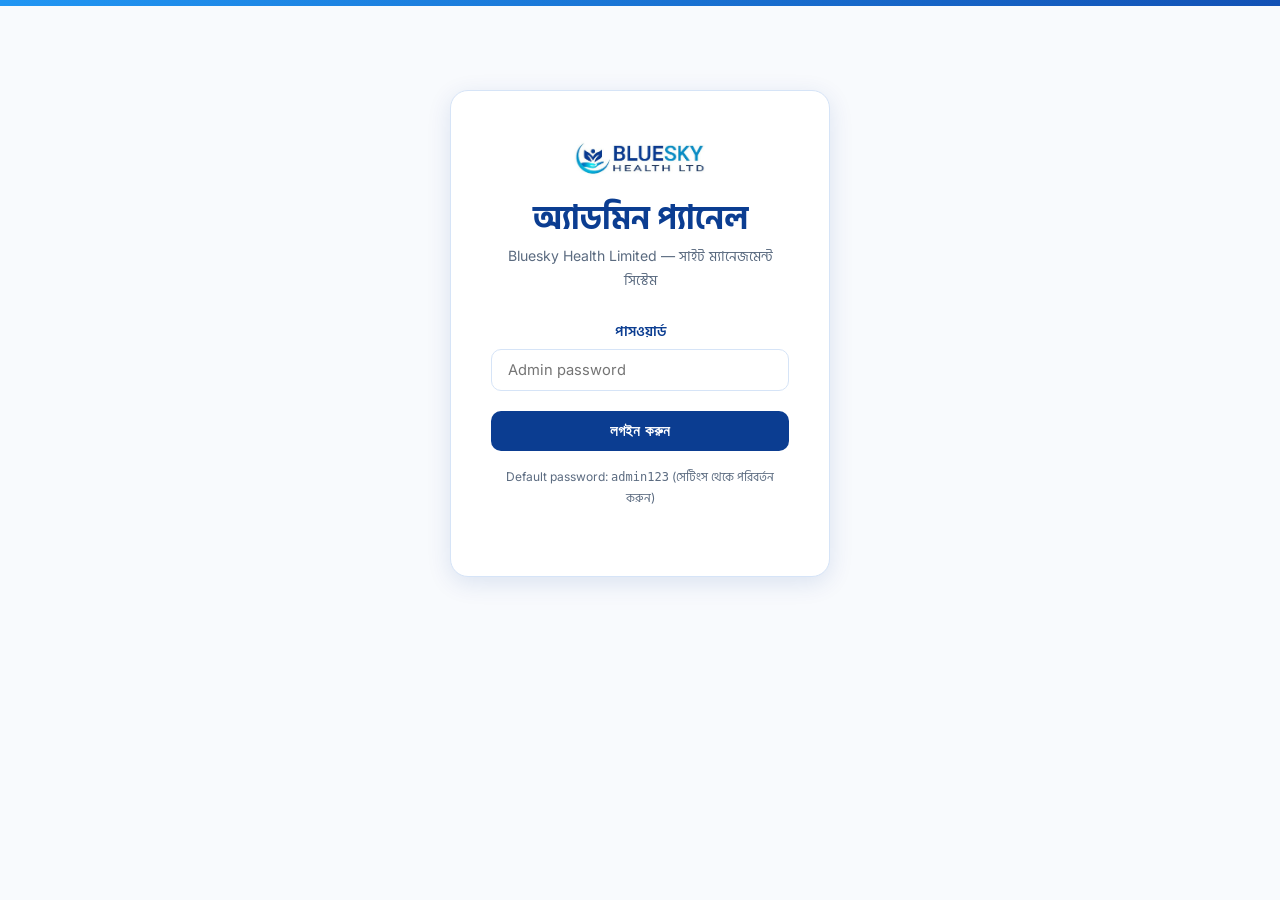
<file: admin.html>
<!DOCTYPE html>
<html lang="en">
<head>
  <meta charset="UTF-8">
  <meta name="viewport" content="width=device-width, initial-scale=1.0">
  <title>Admin Panel — Bluesky Health Limited</title>
  <link rel="icon" href="logo.jpeg" type="image/jpeg">
  <link rel="stylesheet" href="style.css">
  <style>
    /* Admin-specific extras */
    .tab-mobile-select { display:none; }
    @media(max-width:768px){
      .tab-mobile-select { display:block; width:100%; margin-bottom:1.25rem; padding:.65rem 1rem; border:1.5px solid var(--border); border-radius:var(--radius); font-size:.92rem; font-family:inherit; }
      .admin-sidebar { display:none !important; }
    }
    .admin-section-actions { display:flex; gap:.65rem; flex-wrap:wrap; margin-bottom:1.25rem; }
    .modal-overlay { position:fixed;inset:0;background:rgba(0,0,0,.5);z-index:9998;display:flex;align-items:center;justify-content:center;padding:1rem; }
    .modal-box { background:#fff;border-radius:var(--radius-lg);padding:2rem;max-width:560px;width:100%;max-height:90vh;overflow-y:auto;box-shadow:var(--shadow-lg); }
    .modal-box h3 { color:var(--navy);margin-bottom:1.25rem; }
    .modal-footer { display:flex;justify-content:flex-end;gap:.65rem;margin-top:1.5rem;padding-top:.75rem;border-top:1px solid var(--border); }
    .badge-active   { background:#E8F5E9;color:#2E7D32;padding:.15rem .55rem;border-radius:999px;font-size:.72rem;font-weight:600; }
    .badge-inactive { background:#FFEBEE;color:#C62828;padding:.15rem .55rem;border-radius:999px;font-size:.72rem;font-weight:600; }
  </style>
</head>
<body style="background:var(--off-white);">

<!-- ══════════ LOGIN SCREEN ══════════ -->
<div id="login-screen">
  <div class="admin-login">
    <img src="logo.jpeg" alt="Bluesky Health">
    <h2 id="login-heading">Admin Panel</h2>
    <p id="login-sub">Bluesky Health Limited — সাইট ম্যানেজমেন্ট সিস্টেম</p>
    <div id="login-error" class="login-error" style="display:none;"></div>
    <div class="form-group">
      <label id="admin-pass-label" for="admin-pass">পাসওয়ার্ড</label>
      <input type="password" id="admin-pass" placeholder="Admin password" autocomplete="current-password">
    </div>
    <button class="btn btn-blue" style="width:100%;justify-content:center;" onclick="doLogin()" id="admin-login-btn">লগইন করুন</button>
    <p id="admin-default-pass-msg" style="font-size:.75rem;color:var(--text-muted);margin-top:1rem;">
      Default password: <code>admin123</code> (change via Settings)
    </p>
  </div>
</div>

<!-- ══════════ ADMIN PANEL ══════════ -->
<div id="admin-panel" style="display:none;" class="admin-wrap">

  <!-- Admin Header -->
  <div class="admin-header">
      <div style="display:flex;align-items:center;gap:.75rem;">
      <img src="logo.jpeg" alt="Logo" style="height:32px;border-radius:4px;">
      <h1 id="admin-header-title">Bluesky Health — Admin Panel</h1>
    </div>
    <div style="display:flex;gap:.5rem;align-items:center;flex-wrap:wrap;">
      <div class="lang-switch" style="margin-right:.25rem;">
        <button class="lang-btn" data-lang="bn" onclick="adminToggleLang('bn')">BN</button>
        <button class="lang-btn" data-lang="en" onclick="adminToggleLang('en')">EN</button>
      </div>
      <a href="index.html" class="btn btn-sm btn-outline" style="color:#fff;border-color:rgba(255,255,255,.4);" target="_blank">🌐 <span id="admin-visit-site">Visit Site</span></a>
      <button class="btn btn-sm btn-danger" onclick="doLogout()" id="admin-logout-btn">লগআউট</button>
    </div>
  </div>

  <!-- Mobile tab select -->
  <div style="padding:.75rem 1rem;background:var(--white);border-bottom:1px solid var(--border);">
    <select class="tab-mobile-select" onchange="switchTab(this.value)">
      <option value="tab-banners">Banners</option>
      <option value="tab-contact">Contact</option>
      <option value="tab-doctors">Doctors</option>
      <option value="tab-packages">Packages</option>
      <option value="tab-services">Services</option>
      <option value="tab-equipment">Equipment</option>
      <option value="tab-stats">Stats</option>
      <option value="tab-settings">Settings</option>
    </select>
  </div>

  <div class="admin-layout">

    <!-- Sidebar -->
    <aside class="admin-sidebar">
      <h2 id="admin-sidebar-heading1">সাইট ব্যবস্থাপনা</h2>
      <div class="admin-nav-item" data-tab="tab-banners"   onclick="switchTab('tab-banners')">   🖼️ <span class="admin-nav-text">Banners</span></div>
      <div class="admin-nav-item" data-tab="tab-contact"   onclick="switchTab('tab-contact')">   📞 <span class="admin-nav-text">Contact Info</span></div>
      <h2 id="admin-sidebar-heading2">Content</h2>
      <div class="admin-nav-item" data-tab="tab-doctors"   onclick="switchTab('tab-doctors')">   👨‍⚕️ <span class="admin-nav-text">Doctors</span></div>
      <div class="admin-nav-item" data-tab="tab-packages"  onclick="switchTab('tab-packages')">  🧪 <span class="admin-nav-text">Packages</span></div>
      <div class="admin-nav-item" data-tab="tab-services"  onclick="switchTab('tab-services')">  🔬 <span class="admin-nav-text">Services</span></div>
      <div class="admin-nav-item" data-tab="tab-equipment" onclick="switchTab('tab-equipment')"> 🏥 <span class="admin-nav-text">Equipment</span></div>
      <div class="admin-nav-item" data-tab="tab-stats"     onclick="switchTab('tab-stats')">     📊 <span class="admin-nav-text">Stats</span></div>
      <h2 id="admin-sidebar-heading3">System</h2>
      <div class="admin-nav-item" data-tab="tab-settings"  onclick="switchTab('tab-settings')">  ⚙️ <span class="admin-nav-text">Settings</span></div>
    </aside>

    <!-- Main Content -->
    <main class="admin-content">

      <!-- ── BANNERS TAB ── -->
      <div class="admin-tab active" id="tab-banners">
        <h2 id="tab-banners-title">Banner Management</h2>
        <p id="tab-banners-desc">ওয়েবসাইটের পপ-আপ ব্যানার পরিচালনা করুন। প্রথম ভিজিটে ডিসমিস করলে পারের <strong>24 ঘন্টা</strong> পর্যন্ত ব্যানার দেখাবে না।</p>

        <div class="admin-section-actions">
          <button class="btn btn-blue btn-sm" onclick="openAddBanner()" id="btn-add-banner">নতুন ব্যানার যোগ করুন</button>
          <button class="btn btn-sm btn-ghost" onclick="clearBannerCache()" id="btn-clear-banner-cache" title="ব্যানার বাতিলের ডেটা মুছুন (পরীক্ষার জন্য)">&#x267B; পপ-আপ ক্যাশ রিসেট</button>
          <button class="btn btn-sm btn-ghost" onclick="resetBannersToDefault()" id="btn-reset-banners" title="সংরক্ষিত ব্যানার মুছে সব ৬টি ডিফল্ট ব্যানারে ফিরুন">&#x21BA; ডিফল্টে রিসেট</button>
        </div>

        <div class="admin-card">
          <h3 id="tab-banners-list-title">সক্রিয় ও নিষ্ক্রিয় ব্যানার</h3>
          <div id="banners-list"></div>
        </div>

        <div class="alert alert-info" id="tab-banners-info">
          <strong>💡 নির্দেশনা:</strong>
          ব্যানার ছবি <code>images/banners/</code> ফোল্ডারে রাখুন এবং <em>Image Path</em>-এ পাথ দিন — যেমন: <code>images/banners/dr anisur banner.jpeg</code>।
          ডিসপ্লে সাইজ ভালো দেখাতে <strong>portrait (tall)</strong> ছবি ব্যবহার করুন (যেমন ডাক্তারের ব্যানার)।
        </div>
      </div>

      <!-- ── CONTACT TAB ── -->
      <div class="admin-tab" id="tab-contact">
        <h2 id="tab-contact-title">Contact Information</h2>
        <p id="tab-contact-desc">যোগাযোগের তথ্য সম্পাদনা করুন — পরিবর্তন সব পেজে একসাথে প্রযোজ্য হবে।</p>

        <div class="admin-card">
          <h3 id="tab-contact-phones-title">ফোন নম্বর (প্রতি লাইনে একটি)</h3>
          <textarea class="json-editor" id="contact-phones-input" rows="6"></textarea>
        </div>

        <div class="admin-card">
          <h3 id="tab-contact-address-title">ঠিকানা</h3>
          <div class="form-group">
            <label id="label-address-en">ইংরেজি ঠিকানা</label>
            <input type="text" id="contact-address-en">
          </div>
          <div class="form-group">
            <label id="label-address-bn">বাংলা ঠিকানা</label>
            <input type="text" id="contact-address-bn">
          </div>
        </div>

        <div class="admin-card">
          <h3 id="tab-contact-other-title">অন্যান্য তথ্য</h3>
          <div class="admin-grid-2">
            <div class="form-group">
              <label id="label-hours-en">সেবার সময় (ইংরেজি)</label>
              <input type="text" id="contact-hours-en" placeholder="8:00 AM – 10:00 PM | 7 days a week">
            </div>
            <div class="form-group">
              <label id="label-website">ওয়েবসাইট</label>
              <input type="text" id="contact-website">
            </div>
          </div>
          <div style="margin-top:.75rem;">
            <div class="form-group">
              <label id="label-hours-bn">সেবার সময় (বাংলা)</label>
              <input type="text" id="contact-hours-bn" placeholder="সকাল ৮টা — রাত ১০টা | সপ্তাহের ৭ দিন">
            </div>
          </div>
        </div>

        <button class="btn btn-blue" onclick="saveContact()" id="btn-save-contact">✓ পরিবর্তন সংরক্ষণ করুন</button>
        <div id="contact-save-msg" class="alert" style="display:none;margin-top:1rem;"></div>
      </div>

      <!-- ── DOCTORS TAB ── -->
      <div class="admin-tab" id="tab-doctors">
        <h2 id="tab-doctors-title">Doctors Management</h2>
        <p id="tab-doctors-desc">চিকিৎসকদের তথ্য যোগ, সম্পাদনা বা মুছে ফেলুন।</p>

        <div class="admin-section-actions">
          <button class="btn btn-blue btn-sm" onclick="openAddDoctor()" id="btn-add-doctor">+ নতুন চিকিৎসক যোগ করুন</button>
          <button class="btn btn-sm btn-ghost" onclick="openJsonEditor('doctors')" id="btn-json-doctors">📋 JSON সম্পাদনা</button>
        </div>

        <div class="admin-card">
          <h3 id="tab-doctors-list-title">চিকিৎসক তালিকা</h3>
          <div id="doctors-admin-list"></div>
        </div>
      </div>

      <!-- ── PACKAGES TAB ── -->
      <div class="admin-tab" id="tab-packages">
        <h2 id="tab-packages-title">Health Packages</h2>
        <p id="tab-packages-desc">স্বাস্থ্য পরীক্ষা প্যাকেজ পরিচালনা করুন।</p>

        <div class="admin-section-actions">
          <button class="btn btn-blue btn-sm" onclick="openJsonEditor('packages')" id="btn-json-packages">📋 JSON সম্পাদনা (সকল প্যাকেজ)</button>
        </div>

        <div class="admin-card">
          <h3 id="tab-packages-list-title">প্যাকেজ তালিকা</h3>
          <div id="packages-admin-list"></div>
        </div>
      </div>

      <!-- ── SERVICES TAB ── -->
      <div class="admin-tab" id="tab-services">
        <h2 id="tab-services-title">Services</h2>
        <p id="tab-services-desc">সেবার বিভাগ ও আইটেম সম্পাদনা করুন।</p>
        <div class="admin-section-actions">
          <button class="btn btn-blue btn-sm" onclick="openJsonEditor('services')" id="btn-json-services">📋 JSON সম্পাদনা</button>
        </div>
        <div class="admin-card">
          <h3 id="tab-services-list-title">সেবা তালিকা</h3>
          <div id="services-admin-list"></div>
        </div>
      </div>

      <!-- ── EQUIPMENT TAB ── -->
      <div class="admin-tab" id="tab-equipment">
        <h2 id="tab-equipment-title">Equipment</h2>
        <p id="tab-equipment-desc">মেশিনারি ও সরঞ্জামের তথ্য পরিচালনা করুন।</p>
        <div class="admin-section-actions">
          <button class="btn btn-blue btn-sm" onclick="openJsonEditor('equipment')" id="btn-json-equipment">📋 JSON সম্পাদনা</button>
        </div>
        <div class="admin-card">
          <h3 id="tab-equipment-list-title">সরঞ্জাম তালিকা</h3>
          <div id="equipment-admin-list"></div>
        </div>
        <div class="alert alert-info" style="margin-top:1rem;" id="tab-equipment-info">
          <strong>💡 ছবি আপলোড:</strong> প্রতিটি সরঞ্জামের জন্য <code>images/equipment/</code> ফোল্ডারে ছবি রাখুন এবং JSON-এ পাথ আপডেট করুন।
        </div>
      </div>

      <!-- ── STATS TAB ── -->
      <div class="admin-tab" id="tab-stats">
        <h2 id="tab-stats-title">Stats / Highlights</h2>
        <p id="tab-stats-desc">হোমপেজের পরিসংখ্যান বক্স আপডেট করুন।</p>
        <div class="admin-card">
          <h3 id="tab-stats-list-title">পরিসংখ্যান</h3>
          <div id="stats-admin-list"></div>
        </div>
        <button class="btn btn-blue" style="margin-top:.75rem;" onclick="saveStats()" id="btn-save-stats">✓ পরিবর্তন সংরক্ষণ করুন</button>
        <div id="stats-save-msg" class="alert" style="display:none;margin-top:1rem;"></div>
      </div>

      <!-- ── SETTINGS TAB ── -->
      <div class="admin-tab" id="tab-settings">
        <h2 id="tab-settings-title">Settings</h2>
        <p id="tab-settings-desc">সিস্টেম সেটিংস পরিচালনা করুন।</p>

        <div class="admin-card">
          <h3 id="tab-settings-pass-title">পাসওয়ার্ড পরিবর্তন</h3>
          <div class="form-group">
            <label id="label-old-pass">বর্তমান পাসওয়ার্ড</label>
            <input type="password" id="old-pass" placeholder="বর্তমান পাসওয়ার্ড">
          </div>
          <div class="form-group">
            <label id="label-new-pass">নতুন পাসওয়ার্ড</label>
            <input type="password" id="new-pass" placeholder="নতুন পাসওয়ার্ড (কমপক্ষে ৬ অক্ষর)">
          </div>
          <div class="form-group">
            <label id="label-confirm-pass">নতুন পাসওয়ার্ড নিশ্চিত করুন</label>
            <input type="password" id="confirm-pass" placeholder="পুনরায় লিখুন">
          </div>
          <button class="btn btn-blue" onclick="changePassword()" id="btn-change-pass">পাসওয়ার্ড পরিবর্তন করুন</button>
          <div id="pass-msg" class="alert" style="display:none;margin-top:1rem;"></div>
        </div>

        <div class="admin-card">
          <h3 id="tab-settings-data-title">ডেটা ব্যবস্থাপনা</h3>
          <div style="display:flex;gap:.75rem;flex-wrap:wrap;">
            <button class="btn btn-ghost btn-sm" onclick="exportData()" id="btn-export-data">📥 সমস্ত ডেটা Export করুন</button>
            <button class="btn btn-warn btn-sm" onclick="confirmReset()" id="btn-reset-data">♻️ সব ডিফল্টে পুনরায় সেট করুন</button>
          </div>
          <p id="tab-settings-data-desc" style="font-size:.8rem;color:var(--text-muted);margin-top:.75rem;">Export করলে একটি JSON ফাইল ডাউনলোড হবে যা পরে Import করা যাবে।</p>
        </div>

        <div class="admin-card">
          <h3 id="tab-settings-api-title">Report Download API</h3>
          <p id="tab-settings-api-desc" style="font-size:.85rem;color:var(--text-muted);margin-bottom:.75rem;">ডেভেলপারের কাছ থেকে API URL পেলে এখানে সেট করুন। `report.html` স্বয়ংক্রিয়ভাবে এটি ব্যবহার করবে।</p>
          <div class="form-group">
            <label id="label-api-url">API Endpoint URL</label>
            <input type="url" id="report-api-url" placeholder="https://api.example.com/reports/download">
          </div>
          <button class="btn btn-blue btn-sm" onclick="saveReportApi()" id="btn-save-api">✓ API URL সংরক্ষণ করুন</button>
          <div id="api-save-msg" class="alert" style="display:none;margin-top:1rem;"></div>
        </div>

        <div class="admin-card">
          <h3 id="tab-settings-images-title">Doctor Image Folder</h3>
          <p id="tab-settings-images-p1" style="font-size:.85rem;color:var(--text-muted);">চিকিৎসকদের ছবি <code>images/doctors/</code> ফোল্ডারে রাখুন। ফাইল নাম হবে ডাক্তারের ID (যেমন: <code>d1.jpg</code>)।</p>
          <p id="tab-settings-images-p2" style="font-size:.85rem;color:var(--text-muted);margin-top:.5rem;">সরঞ্জামের ছবি <code>images/equipment/</code> ফোল্ডারে রাখুন।</p>
          <p id="tab-settings-images-p3" style="font-size:.85rem;color:var(--text-muted);margin-top:.5rem;">MD-এর ছবি <code>images/md/md-photo.jpg</code> নামে রাখুন।</p>
        </div>
      </div>

    </main>
  </div>
</div>

<!-- ══════════ MODAL ══════════ -->
<div id="modal" class="modal-overlay" style="display:none;" onclick="closeModal(event)">
  <div class="modal-box" id="modal-box">
    <h3 id="modal-title">Title</h3>
    <div id="modal-body"></div>
    <div class="modal-footer" id="modal-footer"></div>
  </div>
</div>

<script src="data.js"></script>
<script>
/* ═══════════════════════════════════════
   ADMIN I18N — shared with main site bsky_lang
═══════════════════════════════════════ */
window.adminL = function(bn, en) {
  const lang = localStorage.getItem('bsky_lang') || 'bn';
  return (lang === 'en') ? (en || bn) : (bn || en || '');
};
window.adminLang = function() { return localStorage.getItem('bsky_lang') || 'bn'; };


function applyAdminLangClass() {
  const lang = window.adminLang();
  document.body.classList.remove('bsky-lang-bn','bsky-lang-en');
  document.body.classList.add(lang === 'en' ? 'bsky-lang-en' : 'bsky-lang-bn');
  document.querySelectorAll('.lang-btn').forEach(b => b.classList.toggle('active', b.dataset.lang === lang));
}

function adminToggleLang(l) {
  localStorage.setItem('bsky_lang', l);
  applyAdminLangClass();
  location.reload();
}

// Set body class on load
applyAdminLangClass();

/* ═══════════════════════════════════════
   AUTH
═══════════════════════════════════════ */
const DEFAULT_PASS = "admin123";

function getPass() { return localStorage.getItem("bsky_admin_pass") || DEFAULT_PASS; }
function isLoggedIn() { return sessionStorage.getItem("bsky_admin_auth") === "1"; }

function doLogin() {
  const val = document.getElementById("admin-pass").value;
  if (val === getPass()) {
    sessionStorage.setItem("bsky_admin_auth", "1");
    showPanel();
  } else {
    const err = document.getElementById("login-error");
    err.style.display = "block";
    err.textContent = window.adminL('ভুল পাসওয়ার্ড। আবার চেষ্টা করুন।','Wrong password. Please try again.');
  }
}

function doLogout() {
  sessionStorage.removeItem("bsky_admin_auth");
  location.reload();
}

document.getElementById("admin-pass").addEventListener("keydown", e => {
  if (e.key === "Enter") doLogin();
});

/* ═══════════════════════════════════════
   PANEL INIT
═══════════════════════════════════════ */
function showPanel() {
  document.getElementById("login-screen").style.display = "none";
  document.getElementById("admin-panel").style.display  = "block";
  loadAllTabs();
}

if (isLoggedIn()) showPanel();

/* ═══════════════════════════════════════
   TAB SWITCHER
═══════════════════════════════════════ */
function switchTab(id) {
  document.querySelectorAll(".admin-tab").forEach(t => t.classList.remove("active"));
  document.querySelectorAll(".admin-nav-item").forEach(n => n.classList.remove("active"));
  document.getElementById(id).classList.add("active");
  const navItem = document.querySelector(`[data-tab="${id}"]`);
  if (navItem) navItem.classList.add("active");
}

/* ═══════════════════════════════════════
   DATA HELPERS
═══════════════════════════════════════ */
function loadKey(k) {
  try { const s = localStorage.getItem("bsky_"+k); return s ? JSON.parse(s) : null; } catch(_) { return null; }
}
function saveKey(k, val) { localStorage.setItem("bsky_"+k, JSON.stringify(val)); }
function getLiveData() { return getSiteData(); }

/* ═══════════════════════════════════════
   LOAD ALL TABS
═══════════════════════════════════════ */
function loadAllTabs() {
  renderBannersTab();
  renderContactTab();
  renderDoctorsTab();
  renderPackagesTab();
  renderServicesTab();
  renderEquipmentTab();
  renderStatsTab();
  loadSettingsTab();
}

/* ═══════════════════════════════════════
   BANNERS
═══════════════════════════════════════ */
function renderBannersTab() {
  const data    = getLiveData();
  const list    = document.getElementById("banners-list");
  list.innerHTML = data.banners.length
    ? data.banners.map(b => `
        <div class="admin-row" id="banner-row-${b.id}">
          <div style="display:flex;align-items:center;gap:.85rem;flex:1;min-width:0;">
            <div style="width:60px;height:60px;flex-shrink:0;border-radius:8px;overflow:hidden;background:var(--pale-blue);border:1px solid var(--border);display:flex;align-items:center;justify-content:center;">
              <img src="${b.src}" alt="thumb" style="width:100%;height:100%;object-fit:cover;"
                   onerror="this.style.display='none';this.nextElementSibling.style.display='flex'"
                   loading="lazy">
              <span style="display:none;font-size:1.5rem;align-items:center;justify-content:center;width:100%;height:100%;">🖼️</span>
            </div>
            <div style="min-width:0;">
              <div class="admin-row-label" style="white-space:nowrap;overflow:hidden;text-overflow:ellipsis;">
                ${b.active ? `<span class="badge-active">${window.adminL('সক্রিয়','Active')}</span>` : `<span class="badge-inactive">${window.adminL('নিষ্ক্রিয়','Inactive')}</span>`}
                &nbsp; <strong>${b.alt || "(no title)"}</strong>
              </div>
              <div class="admin-row-sub" style="white-space:nowrap;overflow:hidden;text-overflow:ellipsis;">
                🔗 ${b.link || window.adminL('কোনো লিংক নেই','No link')} &nbsp;|&nbsp; 📄 ${b.src}
              </div>
            </div>
          </div>
          <div class="admin-actions">
            <label class="toggle-switch" title="${b.active?window.adminL('নিষ্ক্রিয় করুন','Deactivate'):window.adminL('সক্রিয় করুন','Activate')}">
              <input type="checkbox" ${b.active?"checked":""} onchange="toggleBanner('${b.id}',this.checked)">
              <span class="toggle-slider"></span>
            </label>
            <button class="btn btn-sm btn-ghost" onclick="openEditBanner('${b.id}')">${window.adminL('সম্পাদনা','Edit')}</button>
            <button class="btn btn-sm btn-danger" onclick="deleteBanner('${b.id}')">${window.adminL('মুছুন','Delete')}</button>
          </div>
        </div>`
      ).join("")
    : `<p style="color:var(--text-muted);padding:1rem 0;">${window.adminL('কোনো ব্যানার নেই।','No banners.')}</p>`;
}

function saveBannersAndRefresh(banners) {
  saveKey("banners", banners);
  renderBannersTab();
}

function toggleBanner(id, active) {
  const data = getLiveData();
  const b    = data.banners.find(x => x.id === id);
  if (b) { b.active = active; saveBannersAndRefresh(data.banners); }
}

function deleteBanner(id) {
  if (!confirm(window.adminL('এই ব্যানার মুছে ফেলবেন?','Delete this banner?'))) return;
  const data  = getLiveData();
  const arr   = data.banners.filter(b => b.id !== id);
  saveBannersAndRefresh(arr);
}

function openAddBanner() {
  openModal(window.adminL('নতুন ব্যানার যোগ করুন','Add New Banner'),
    buildBannerForm({ id: "b" + Date.now(), src: "", alt: "", link: "", active: true }),
    () => {
      const b = getBannerFormValues();
      if (!b.src) { alert(window.adminL('ইমেজ পাথ বা URL দিন।','Enter image path or URL.')); return false; }
      const data = getLiveData();
      data.banners.push(b);
      saveBannersAndRefresh(data.banners);
      return true;
    }
  );
}

function openEditBanner(id) {
  const data = getLiveData();
  const b    = data.banners.find(x => x.id === id);
  if (!b) return;
  openModal(window.adminL('ব্যানার সম্পাদনা','Edit Banner'),
    buildBannerForm(b),
    () => {
      const updated = getBannerFormValues();
      updated.id    = id;
      const arr     = data.banners.map(x => x.id === id ? updated : x);
      saveBannersAndRefresh(arr);
      return true;
    }
  );
}

function buildBannerForm(b) {
  return `
    <div class="form-group">
      <label>${window.adminL('ইমেজ পাথ বা URL','Image Path or URL')} <span style="color:red">*</span></label>
      <input type="text" id="bf-src" value="${b.src||""}"
             placeholder="images/banners/dr-name-banner.jpeg  ${window.adminL('অথবা','or')}  https://..."
             oninput="previewBannerImg(this.value.trim())">
      <small style="color:var(--text-muted);font-size:.75rem;">${window.adminL('লোকাল ফাইলের জন্য ছবিটি','For local files, place the image in')} <code>images/banners/</code> ${window.adminL('ফোল্ডারে রাখুন।','folder.')}</small>
    </div>

    <div id="bf-preview-wrap" style="display:${b.src?'block':'none'};margin-bottom:1rem;">
      <p style="font-size:.78rem;font-weight:600;color:var(--navy);margin-bottom:.4rem;">${window.adminL('ছবির পূর্বরূপ:','Image Preview:')}</p>
      <div style="border:1.5px solid var(--border);border-radius:var(--radius);overflow:hidden;max-width:220px;background:var(--pale-blue);">
        <img id="bf-preview" src="${b.src||''}" alt="preview"
             style="width:100%;height:auto;max-height:200px;object-fit:cover;display:${b.src?'block':'none'};"
             onerror="this.style.display='none';document.getElementById('bf-preview-err').style.display='block'">
        <p id="bf-preview-err" style="display:none;padding:.5rem;font-size:.75rem;color:#C62828;text-align:center;">❌ ${window.adminL('ছবি লোড হয়নি — পাথ যাচাই করুন','Image not loaded — verify the path')}</p>
      </div>
    </div>

    <div class="form-group">
      <label>${window.adminL('শিরোনাম / Alt Text','Title / Alt Text')}</label>
      <input type="text" id="bf-alt" value="${b.alt||""}" placeholder="${window.adminL('ব্যানারের বিবরণ (বাংলায়)','Banner description (Bengali)')}">
    </div>
    <div class="form-group">
      <label>${window.adminL('ক্লিক করলে যাবে (Link)','Link when clicked')}</label>
      <input type="text" id="bf-link" value="${b.link||""}" placeholder="doctors.html  ${window.adminL('অথবা','or')}  https://..."
    </div>
    <div class="form-group" style="display:flex;align-items:center;gap:.75rem;">
      <label style="margin:0;font-weight:600;font-size:.88rem;cursor:pointer;">
        <input type="checkbox" id="bf-active" ${b.active?"checked":""} style="margin-right:.4rem;width:auto;">
        ${window.adminL('সক্রিয় (Active)','Active')}
      </label>
    </div>`;
}

function getBannerFormValues() {
  return {
    id:     "b" + Date.now(),
    src:    document.getElementById("bf-src").value.trim(),
    alt:    document.getElementById("bf-alt").value.trim(),
    link:   document.getElementById("bf-link").value.trim(),
    active: document.getElementById("bf-active").checked
  };
}

/* ═══════════════════════════════════════
   CONTACT
═══════════════════════════════════════ */
function renderContactTab() {
  const d = getLiveData().contact;
  document.getElementById("contact-phones-input").value = (d.phones||[]).join("\n");
  document.getElementById("contact-address-en").value   = d.addressEn || d.address || "";
  document.getElementById("contact-address-bn").value   = d.addressBn || "";
  // Populate both English and Bangla hours fields if available, fall back to legacy `d.hours` when present
  const hrsEn = d.hoursEn || d.hours || "";
  const hrsBn = d.hoursBn || d.hours || "";
  const he = document.getElementById("contact-hours-en"); if (he) he.value = hrsEn;
  const hb = document.getElementById("contact-hours-bn"); if (hb) hb.value = hrsBn;
  document.getElementById("contact-website").value = d.website || "";
}

function saveContact() {
  const phones = document.getElementById("contact-phones-input").value
    .split("\n").map(p => p.trim()).filter(Boolean);
  const contact = {
    phones,
    // Store bilingual fields using the canonical keys expected by pages
    addressEn: document.getElementById("contact-address-en").value.trim(),
    addressBn: document.getElementById("contact-address-bn").value.trim(),
    hoursEn:   (document.getElementById("contact-hours-en") ? document.getElementById("contact-hours-en").value.trim() : document.getElementById("contact-hours").value.trim()),
    hoursBn:   (document.getElementById("contact-hours-bn") ? document.getElementById("contact-hours-bn").value.trim() : document.getElementById("contact-hours").value.trim()),
    website:   document.getElementById("contact-website").value.trim(),
    email:     getLiveData().contact.email || ""
  };
  saveKey("contact", contact);
  showMsg("contact-save-msg", "alert-success", window.adminL('✅ যোগাযোগের তথ্য সংরক্ষিত হয়েছে।','✅ Contact information saved.'));
}

/* ═══════════════════════════════════════
   DOCTORS
═══════════════════════════════════════ */
function renderDoctorsTab() {
  const doctors = getLiveData().doctors;
  const list    = document.getElementById("doctors-admin-list");
  list.innerHTML = doctors.map(d => `
    <div class="admin-row">
      <div>
        <div class="admin-row-label">${d.name}</div>
        <div class="admin-row-sub">${d.specialty} | ${d.degrees}</div>
      </div>
      <div class="admin-actions">
        <button class="btn btn-sm btn-ghost" onclick="openEditDoctor('${d.id}')">সম্পাদনা</button>
        <button class="btn btn-sm btn-danger" onclick="deleteDoctor('${d.id}')">মুছুন</button>
      </div>
    </div>`
  ).join("");
}

function openAddDoctor() {
  const cats = getLiveData().doctorCategories.filter(c => c.id !== "all");    openModal(window.adminL('নতুন চিকিৎসক যোগ করুন','Add New Doctor'),
    buildDoctorForm({}, cats),
    () => {
      const doc = getDoctorFormValues();
      if (!doc.name) { alert(window.adminL('নাম দিন।','Enter a name.')); return false; }
      doc.id = "d" + Date.now();
      const data = getLiveData();
      data.doctors.push(doc);
      saveKey("doctors", data.doctors);
      renderDoctorsTab();
      return true;
    }
  );
}

function openEditDoctor(id) {
  const data = getLiveData();
  const doc  = data.doctors.find(d => d.id === id);
  if (!doc) return;
  const cats = data.doctorCategories.filter(c => c.id !== "all");
  openModal(window.adminL('চিকিৎসক সম্পাদনা','Edit Doctor'),
    buildDoctorForm(doc, cats),
    () => {
      const updated = getDoctorFormValues();
      updated.id    = id;
      const arr     = data.doctors.map(d => d.id === id ? updated : d);
      saveKey("doctors", arr);
      renderDoctorsTab();
      return true;
    }
  );
}

function deleteDoctor(id) {
  if (!confirm(window.adminL('এই চিকিৎসককে মুছে ফেলবেন?','Delete this doctor?'))) return;
  const data = getLiveData();
  saveKey("doctors", data.doctors.filter(d => d.id !== id));
  renderDoctorsTab();
}

function buildDoctorForm(d, cats) {
  const opts = cats.map(c => `<option value="${c.id}" ${d.category===c.id?"selected":""}>${c.label}</option>`).join("");
  return `
    <div class="admin-grid-2">
      <div class="form-group">
        <label>${window.adminL('নাম (বাংলা)','Name (Bengali)')} <span style="color:red">*</span></label>
        <input type="text" id="df-name" value="${d.name||""}" placeholder="${window.adminL('ডা. নাম','Dr. Name')}">
      </div>
      <div class="form-group">
        <label>${window.adminL('বিভাগ','Department')}</label>
        <select id="df-cat">${opts}</select>
      </div>
    </div>
    <div class="admin-grid-2">
      <div class="form-group">
        <label>${window.adminL('বিশেষত্ব (বাংলা)','Specialty (Bengali)')}</label>
        <input type="text" id="df-specialty" value="${d.specialty||""}" placeholder="${window.adminL('হৃদরোগ বিশেষজ্ঞ','Cardiologist')}">
      </div>
      <div class="form-group">
        <label>Specialty (English)</label>
        <input type="text" id="df-specialtyEn" value="${d.specialtyEn||""}" placeholder="Cardiologist">
      </div>
    </div>
    <div class="form-group">
      <label>${window.adminL('ডিগ্রি সমূহ','Degrees')}</label>
      <input type="text" id="df-degrees" value="${d.degrees||""}" placeholder="${window.adminL('এমবিবিএস, এমডি (কার্ডিওলজি)','MBBS, MD (Cardiology)')}">
    </div>
    <div class="form-group">
      <label>${window.adminL('প্রতিষ্ঠান / পদবী','Institution / Title')}</label>
      <input type="text" id="df-inst" value="${d.institution||""}" placeholder="${window.adminL('সহকারী অধ্যাপক','Assistant Professor')}">
    </div>
    <div class="form-group">
      <label>${window.adminL('ছবির পাথ','Image Path')}</label>
      <input type="text" id="df-image" value="${d.image||"images/doctors/placeholder.svg"}" placeholder="images/doctors/d1.jpg">
      <small style="color:var(--text-muted);font-size:.75rem;">${window.adminL('ছবিটি','Place the image in')} <code>images/doctors/</code> ${window.adminL('ফোল্ডারে রাখুন।','folder.')}</small>
    </div>`;
}

function getDoctorFormValues() {
  return {
    name:       document.getElementById("df-name").value.trim(),
    specialty:  document.getElementById("df-specialty").value.trim(),
    specialtyEn:document.getElementById("df-specialtyEn").value.trim(),
    degrees:    document.getElementById("df-degrees").value.trim(),
    institution:document.getElementById("df-inst").value.trim(),
      image:      document.getElementById("df-image").value.trim() || "images/doctors/placeholder.svg",
    category:   document.getElementById("df-cat").value
  };
}

/* ═══════════════════════════════════════
   PACKAGES (JSON Editor)
═══════════════════════════════════════ */
function renderPackagesTab() {
  const pkgs = getLiveData().packages;
  const list = document.getElementById("packages-admin-list");
  list.innerHTML = pkgs.map(p => `
    <div class="admin-row">
      <div>
        <div class="admin-row-label">${p.nameBn}</div>
        <div class="admin-row-sub">${p.nameEn} | ${window.adminL('মূল্য:','Price:')} ${p.price}</div>
      </div>
    </div>`
  ).join("");
}

function renderServicesTab() {
  const svcs = getLiveData().services;
  const list = document.getElementById("services-admin-list");
  list.innerHTML = svcs.map(s => `
    <div class="admin-row">
      <div>
        <div class="admin-row-label">${s.icon} ${s.titleBn}</div>
        <div class="admin-row-sub">${s.titleEn} | ${s.items.length} ${window.adminL('আইটেম','items')}</div>
      </div>
    </div>`
  ).join("");
}

function renderEquipmentTab() {
  const eqs  = getLiveData().equipment;
  const list = document.getElementById("equipment-admin-list");
  list.innerHTML = eqs.map(e => `
    <div class="admin-row">
      <div>
        <div class="admin-row-label">${e.name}</div>
        <div class="admin-row-sub">${e.brand} | 📷 ${e.image}</div>
      </div>
    </div>`
  ).join("");
}

/* ═══════════════════════════════════════
   STATS
═══════════════════════════════════════ */
function renderStatsTab() {
  const stats = getLiveData().stats;
  const list  = document.getElementById("stats-admin-list");
  list.innerHTML = stats.map((s, i) => `
    <div class="admin-row" style="flex-wrap:nowrap;">
      <div style="flex:1;display:flex;gap:.75rem;align-items:center;flex-wrap:wrap;">
        <input type="text" id="stat-val-${i}" value="${s.value}"
               style="width:120px;padding:.45rem .75rem;border:1.5px solid var(--border);border-radius:var(--radius);font-size:.9rem;" placeholder="Bangla value">
        <input type="text" id="stat-valen-${i}" value="${s.valueEn || ''}"
               style="width:120px;padding:.45rem .75rem;border:1.5px solid var(--border);border-radius:var(--radius);font-size:.9rem;" placeholder="English value">
        <input type="text" id="stat-lbl-${i}" value="${s.label}"
               style="flex:1;min-width:180px;padding:.45rem .75rem;border:1.5px solid var(--border);border-radius:var(--radius);font-size:.9rem;" placeholder="Bangla label">
        <input type="text" id="stat-lblen-${i}" value="${s.labelEn || ''}"
               style="flex:1;min-width:180px;padding:.45rem .75rem;border:1.5px solid var(--border);border-radius:var(--radius);font-size:.9rem;" placeholder="English label">
      </div>
    </div>`
  ).join("");
}

function saveStats() {
  const data  = getLiveData();
  const stats = data.stats.map((_, i) => ({
    value: document.getElementById("stat-val-"+i).value.trim(),
    valueEn: document.getElementById("stat-valen-"+i).value.trim(),
    label: document.getElementById("stat-lbl-"+i).value.trim(),
    labelEn: document.getElementById("stat-lblen-"+i).value.trim()
  }));
  saveKey("stats", stats);
  showMsg("stats-save-msg", "alert-success", window.adminL('✅ পরিসংখ্যান সংরক্ষিত হয়েছে।','✅ Statistics saved.'));
}

/* ═══════════════════════════════════════
   JSON EDITOR (Generic)
═══════════════════════════════════════ */
function openJsonEditor(key) {
  const data = getLiveData();
  const val  = JSON.stringify(data[key], null, 2);
  openModal(window.adminL('JSON সম্পাদনা —','JSON Editor —') + ' ' + key,
    `<p style="font-size:.82rem;color:var(--text-muted);margin-bottom:.75rem;">${window.adminL('সরাসরি JSON সম্পাদনা করুন। ভুল JSON সংরক্ষণ করবেন না।','Edit JSON directly. Do not save invalid JSON.')}</p>
     <textarea class="json-editor" id="je-content" rows="20">${escapeHtml(val)}</textarea>`,
    () => {
      try {
        const parsed = JSON.parse(document.getElementById("je-content").value);
        saveKey(key, parsed);
        loadAllTabs();
        return true;
      } catch(e) {
        alert(window.adminL('JSON ফরম্যাট ভুল: ','Invalid JSON format: ') + e.message);
        return false;
      }
    }
  );
}

/* ═══════════════════════════════════════
   SETTINGS
═══════════════════════════════════════ */
function loadSettingsTab() {
  const url = localStorage.getItem("bsky_report_api") || "";
  const el  = document.getElementById("report-api-url");
  if (el) el.value = url;
}

function saveReportApi() {
  const url = document.getElementById("report-api-url").value.trim();
  localStorage.setItem("bsky_report_api", url);
  showMsg("api-save-msg","alert-success",window.adminL('✅ API URL সংরক্ষিত হয়েছে। report.html স্বয়ংক্রিয়ভাবে এটি ব্যবহার করবে।','✅ API URL saved. report.html will use it automatically.'));
}

function changePassword() {
  const old  = document.getElementById("old-pass").value;
  const nw   = document.getElementById("new-pass").value;
  const conf = document.getElementById("confirm-pass").value;

  if (old !== getPass())        { showMsg("pass-msg","alert-error",window.adminL('❌ বর্তমান পাসওয়ার্ড ভুল।','❌ Current password is incorrect.')); return; }
  if (nw.length < 6)            { showMsg("pass-msg","alert-error",window.adminL('❌ নতুন পাসওয়ার্ড কমপক্ষে ৬ অক্ষর হতে হবে।','❌ New password must be at least 6 characters.')); return; }
  if (nw !== conf)              { showMsg("pass-msg","alert-error",window.adminL('❌ পাসওয়ার্ড মিলছে না।','❌ Passwords do not match.')); return; }

  localStorage.setItem("bsky_admin_pass", nw);
  showMsg("pass-msg","alert-success",window.adminL('✅ পাসওয়ার্ড সফলভাবে পরিবর্তিত হয়েছে।','✅ Password changed successfully.'));
  ["old-pass","new-pass","confirm-pass"].forEach(id => document.getElementById(id).value = "");
}

function exportData() {
  const data = getLiveData();
  const blob = new Blob([JSON.stringify(data, null, 2)], { type: "application/json" });
  const url  = URL.createObjectURL(blob);
  const a    = document.createElement("a");
  a.href     = url;
  a.download = "bluesky_data_" + new Date().toISOString().slice(0,10) + ".json";
  a.click();
  URL.revokeObjectURL(url);
}

function confirmReset() {
  if (!confirm(window.adminL('সত্যিই সব ডেটা ডিফল্টে রিসেট করবেন? এটি ফেরানো যাবে না।','Reset all data to defaults? This cannot be undone.'))) return;
  const keys = ["banners","contact","doctors","packages","services","equipment","stats"];
  keys.forEach(k => localStorage.removeItem("bsky_"+k));
  alert(window.adminL('সব ডেটা ডিফল্টে ফিরে গেছে।','All data has been reset to defaults.'));
  loadAllTabs();
}

function clearBannerCache() {
  localStorage.removeItem("bsky_banner_dismissed_at");
  localStorage.setItem("bsky_banner_force_show", "1");  // cross-tab: bypasses sessionStorage guard on any tab
  sessionStorage.removeItem("bsky_banner_seen");         // same-tab: works if admin and index share a tab
  alert(window.adminL('পপ-আপ ক্যাশ মুছে ফেলা হয়েছে। এখন যেকোনো ট্যাবে হোম পেজ ভিজিট করলে ব্যানার পপ-আপ দেখা যাবে।','Popup cache cleared. Banners will appear on homepage visits.'));
}

function resetBannersToDefault() {
  if (!confirm(window.adminL('localStorage-এ সংরক্ষিত ব্যানার ডেটা মুছে DEFAULT ডেটায় ফিরে যাবে।\nসব ৬টি ডিফল্ট ব্যানার পুনরুদ্ধার হবে। নিশ্চিত করুন?','This will clear saved banner data and restore all 6 default banners. Confirm?'))) return;
  localStorage.removeItem("bsky_banners");
  localStorage.removeItem("bsky_banner_dismissed_at");
  sessionStorage.removeItem("bsky_banner_seen");
  renderBannersTab();
  alert(window.adminL('ব্যানার ডিফল্টে রিসেট হয়েছে — সব ৬টি ব্যানার এখন সক্রিয়।','Banners reset to defaults — all 6 banners are now active.'));
}

function previewBannerImg(src) {
  const wrap = document.getElementById("bf-preview-wrap");
  const img  = document.getElementById("bf-preview");
  const err  = document.getElementById("bf-preview-err");
  if (!src) { wrap.style.display = "none"; return; }
  wrap.style.display = "block";
  img.style.display  = "block";
  err.style.display  = "none";
  img.src = src;
}

/* ═══════════════════════════════════════
   MODAL
═══════════════════════════════════════ */
let _onSave = null;

function openModal(title, bodyHtml, onSave) {
  document.getElementById("modal-title").textContent = title;
  document.getElementById("modal-body").innerHTML    = bodyHtml;
  document.getElementById("modal-footer").innerHTML  =
    `<button class="btn btn-ghost btn-sm" onclick="closeModal()">${window.adminL('বাতিল','Cancel')}</button>
     <button class="btn btn-blue btn-sm" onclick="doSave()">${window.adminL('✓ সংরক্ষণ করুন','✓ Save')}</button>`;
  _onSave = onSave;
  document.getElementById("modal").style.display = "flex";
}

function closeModal(e) {
  if (!e || e.target === document.getElementById("modal")) {
    document.getElementById("modal").style.display = "none";
    _onSave = null;
  }
}

function doSave() {
  if (_onSave && _onSave() !== false) {
    document.getElementById("modal").style.display = "none";
    _onSave = null;
  }
}

/* ═══════════════════════════════════════
   UTILITIES
═══════════════════════════════════════ */
function showMsg(id, cls, text) {
  const el = document.getElementById(id);
  el.className = "alert " + cls;
  el.textContent = text;
  el.style.display = "block";
  setTimeout(() => { el.style.display = "none"; }, 4000);
}

function escapeHtml(str) {
  return str.replace(/&/g,"&amp;").replace(/</g,"&lt;").replace(/>/g,"&gt;").replace(/"/g,"&quot;");
}
</script>
<script>
// Admin-page localization — reads `bsky_lang` from localStorage (shared with main site)
(function(){
  const lang = (localStorage.getItem('bsky_lang') || 'bn');
  const l = (bn, en) => (lang === 'en') ? (en || bn) : (bn || en || '');
  const st = (id, bn, en, html) => {
    const el = document.getElementById(id);
    if (!el) return;
    if (html) el.innerHTML = l(bn, en);
    else el.textContent = l(bn, en);
  };

  // ── Login screen ──
  st('login-heading', 'অ্যাডমিন প্যানেল', 'Admin Panel');
  st('login-sub', 'Bluesky Health Limited — সাইট ম্যানেজমেন্ট সিস্টেম', 'Bluesky Health Limited — Site Management System');
  st('admin-pass-label', 'পাসওয়ার্ড', 'Password');
  st('admin-login-btn', 'লগইন করুন', 'Login');
  st('admin-default-pass-msg', 'Default password: <code>admin123</code> (সেটিংস থেকে পরিবর্তন করুন)', 'Default password: <code>admin123</code> (change via Settings)', true);

  // ── Admin header ──
  st('admin-header-title', 'Bluesky Health — অ্যাডমিন প্যানেল', 'Bluesky Health — Admin Panel');
  st('admin-visit-site', 'সাইট দেখুন', 'Visit Site');
  st('admin-logout-btn', 'লগআউট', 'Logout');

  // ── Sidebar ──
  st('admin-sidebar-heading1', 'সাইট ব্যবস্থাপনা', 'Site Management');
  st('admin-sidebar-heading2', 'কন্টেন্ট', 'Content');
  st('admin-sidebar-heading3', 'সিস্টেম', 'System');
  document.querySelectorAll('.admin-nav-text').forEach(el => {
    const txt = el.textContent.trim();
    const map = {
      'Banners': l('ব্যানার', 'Banners'),
      'Contact Info': l('যোগাযোগের তথ্য', 'Contact Info'),
      'Doctors': l('চিকিৎসক', 'Doctors'),
      'Packages': l('প্যাকেজ', 'Packages'),
      'Services': l('সেবা সমূহ', 'Services'),
      'Equipment': l('সরঞ্জাম', 'Equipment'),
      'Stats': l('পরিসংখ্যান', 'Stats'),
      'Settings': l('সেটিংস', 'Settings')
    };
    if (map[txt] !== undefined) el.textContent = map[txt];
  });

  // ── Banners tab ──
  st('tab-banners-title', 'ব্যানার ব্যবস্থাপনা', 'Banner Management');
  st('tab-banners-desc', 'ওয়েবসাইটের পপ-আপ ব্যানার পরিচালনা করুন। প্রথম ভিজিটে ডিসমিস করলে <strong>২৪ ঘন্টা</strong> পর্যন্ত ব্যানার দেখাবে না।', 'Manage website pop-up banners. Once dismissed, the banner will not show for <strong>24 hours</strong>.', true);
  st('btn-add-banner', 'নতুন ব্যানার যোগ করুন', 'Add New Banner');
  st('btn-clear-banner-cache', '&#x267B; পপ-আপ ক্যাশ রিসেট', '&#x267B; Reset Popup Cache', true);
  st('btn-reset-banners', '&#x21BA; ডিফল্টে রিসেট', '&#x21BA; Reset to Default', true);
  st('tab-banners-list-title', 'সক্রিয় ও নিষ্ক্রিয় ব্যানার', 'Active & Inactive Banners');
  st('tab-banners-info', '<strong>💡 নির্দেশনা:</strong> ব্যানার ছবি <code>images/banners/</code> ফোল্ডারে রাখুন এবং <em>Image Path</em>-এ পাথ দিন। ডিসপ্লে সাইজ ভালো দেখাতে <strong>portrait (tall)</strong> ছবি ব্যবহার করুন।', '<strong>💡 Guide:</strong> Place banner images in the <code>images/banners/</code> folder and enter the path in <em>Image Path</em>. Use <strong>portrait (tall)</strong> images for best display.', true);

  // ── Contact tab ──
  st('tab-contact-title', 'যোগাযোগের তথ্য', 'Contact Information');
  st('tab-contact-desc', 'যোগাযোগের তথ্য সম্পাদনা করুন — পরিবর্তন সব পেজে একসাথে প্রযোজ্য হবে।', 'Edit contact information — changes apply to all pages at once.');
  st('tab-contact-phones-title', 'ফোন নম্বর (প্রতি লাইনে একটি)', 'Phone Numbers (one per line)');
  st('tab-contact-address-title', 'ঠিকানা', 'Address');
  st('label-address-en', 'ইংরেজি ঠিকানা', 'English Address');
  st('label-address-bn', 'বাংলা ঠিকানা', 'Bangla Address');
  st('tab-contact-other-title', 'অন্যান্য তথ্য', 'Other Information');
  st('label-hours-en', 'সেবার সময় (ইংরেজি)', 'Opening Hours (English)');
  st('label-website', 'ওয়েবসাইট', 'Website');
  st('label-hours-bn', 'সেবার সময় (বাংলা)', 'Opening Hours (Bangla)');
  st('btn-save-contact', '✓ পরিবর্তন সংরক্ষণ করুন', '✓ Save Changes');

  // ── Doctors tab ──
  st('tab-doctors-title', 'চিকিৎসক ব্যবস্থাপনা', 'Doctors Management');
  st('tab-doctors-desc', 'চিকিৎসকদের তথ্য যোগ, সম্পাদনা বা মুছে ফেলুন।', 'Add, edit or delete doctor information.');
  st('btn-add-doctor', '+ নতুন চিকিৎসক যোগ করুন', '+ Add New Doctor');
  st('btn-json-doctors', '📋 JSON সম্পাদনা', '📋 JSON Editor');
  st('tab-doctors-list-title', 'চিকিৎসক তালিকা', 'Doctor List');

  // ── Packages tab ──
  st('tab-packages-title', 'স্বাস্থ্য প্যাকেজ', 'Health Packages');
  st('tab-packages-desc', 'স্বাস্থ্য পরীক্ষা প্যাকেজ পরিচালনা করুন।', 'Manage health test packages.');
  st('btn-json-packages', '📋 JSON সম্পাদনা (সকল প্যাকেজ)', '📋 JSON Editor (All Packages)');
  st('tab-packages-list-title', 'প্যাকেজ তালিকা', 'Package List');

  // ── Services tab ──
  st('tab-services-title', 'সেবা সমূহ', 'Services');
  st('tab-services-desc', 'সেবার বিভাগ ও আইটেম সম্পাদনা করুন।', 'Edit service departments and items.');
  st('btn-json-services', '📋 JSON সম্পাদনা', '📋 JSON Editor');
  st('tab-services-list-title', 'সেবা তালিকা', 'Service List');

  // ── Equipment tab ──
  st('tab-equipment-title', 'সরঞ্জাম', 'Equipment');
  st('tab-equipment-desc', 'মেশিনারি ও সরঞ্জামের তথ্য পরিচালনা করুন।', 'Manage machinery and equipment information.');
  st('btn-json-equipment', '📋 JSON সম্পাদনা', '📋 JSON Editor');
  st('tab-equipment-list-title', 'সরঞ্জাম তালিকা', 'Equipment List');
  st('tab-equipment-info', '<strong>💡 ছবি আপলোড:</strong> প্রতিটি সরঞ্জামের জন্য <code>images/equipment/</code> ফোল্ডারে ছবি রাখুন এবং JSON-এ পাথ আপডেট করুন।', '<strong>💡 Image Upload:</strong> Place images for each equipment in <code>images/equipment/</code> folder and update the path in JSON.', true);

  // ── Stats tab ──
  st('tab-stats-title', 'পরিসংখ্যান / হাইলাইটস', 'Stats / Highlights');
  st('tab-stats-desc', 'হোমপেজের পরিসংখ্যান বক্স আপডেট করুন।', 'Update the homepage statistics boxes.');
  st('tab-stats-list-title', 'পরিসংখ্যান', 'Statistics');
  st('btn-save-stats', '✓ পরিবর্তন সংরক্ষণ করুন', '✓ Save Changes');

  // ── Settings tab ──
  st('tab-settings-title', 'সেটিংস', 'Settings');
  st('tab-settings-desc', 'সিস্টেম সেটিংস পরিচালনা করুন।', 'Manage system settings.');
  st('tab-settings-pass-title', 'পাসওয়ার্ড পরিবর্তন', 'Change Password');
  st('label-old-pass', 'বর্তমান পাসওয়ার্ড', 'Current Password');
  st('label-new-pass', 'নতুন পাসওয়ার্ড', 'New Password');
  st('label-confirm-pass', 'নতুন পাসওয়ার্ড নিশ্চিত করুন', 'Confirm New Password');
  st('btn-change-pass', 'পাসওয়ার্ড পরিবর্তন করুন', 'Change Password');

  // ── Localize placeholders ──
  const phMap = {
    'old-pass':   [l('বর্তমান পাসওয়ার্ড','Current Password'), ''],
    'new-pass':   [l('নতুন পাসওয়ার্ড (কমপক্ষে ৬ অক্ষর)','New password (min 6 characters)'), ''],
    'confirm-pass': [l('পুনরায় লিখুন','Re-enter password'), ''],
  };
  Object.keys(phMap).forEach(id => {
    const el = document.getElementById(id);
    if (el) el.placeholder = phMap[id][0];
  });
  st('tab-settings-data-title', 'ডেটা ব্যবস্থাপনা', 'Data Management');
  st('btn-export-data', '📥 সমস্ত ডেটা Export করুন', '📥 Export All Data');
  st('btn-reset-data', '♻️ সব ডিফল্টে পুনরায় সেট করুন', '♻️ Reset All to Default');
  st('tab-settings-data-desc', 'Export করলে একটি JSON ফাইল ডাউনলোড হবে যা পরে Import করা যাবে।', 'Export downloads a JSON file that can be imported later.');
  st('tab-settings-api-title', 'রিপোর্ট ডাউনলোড API', 'Report Download API');
  st('tab-settings-api-desc', 'ডেভেলপারের কাছ থেকে API URL পেলে এখানে সেট করুন। <code>report.html</code> স্বয়ংক্রিয়ভাবে এটি ব্যবহার করবে।', 'Set the API URL from your developer here. <code>report.html</code> will use it automatically.', true);
  st('label-api-url', 'API Endpoint URL', 'API Endpoint URL');
  st('btn-save-api', '✓ API URL সংরক্ষণ করুন', '✓ Save API URL');
  st('tab-settings-images-title', 'ডাক্তারের ছবির ফোল্ডার', 'Doctor Image Folder');
  st('tab-settings-images-p1', 'চিকিৎসকদের ছবি <code>images/doctors/</code> ফোল্ডারে রাখুন। ফাইল নাম হবে ডাক্তারের ID (যেমন: <code>d1.jpg</code>)।', 'Place doctor photos in the <code>images/doctors/</code> folder. File name should be the doctor\'s ID (e.g. <code>d1.jpg</code>).', true);
  st('tab-settings-images-p2', 'সরঞ্জামের ছবি <code>images/equipment/</code> ফোল্ডারে রাখুন।', 'Place equipment images in the <code>images/equipment/</code> folder.', true);
  st('tab-settings-images-p3', 'MD-এর ছবি <code>images/md/md-photo.jpg</code> নামে রাখুন।', 'Place the MD\'s photo as <code>images/md/md-photo.jpg</code>.', true);

  // ── Dynamic text labels in rendered admin lists ──
  // These are set once; the dynamic template literals use window.adminL() directly.
})();
</script>
</body>
</html>
</file>
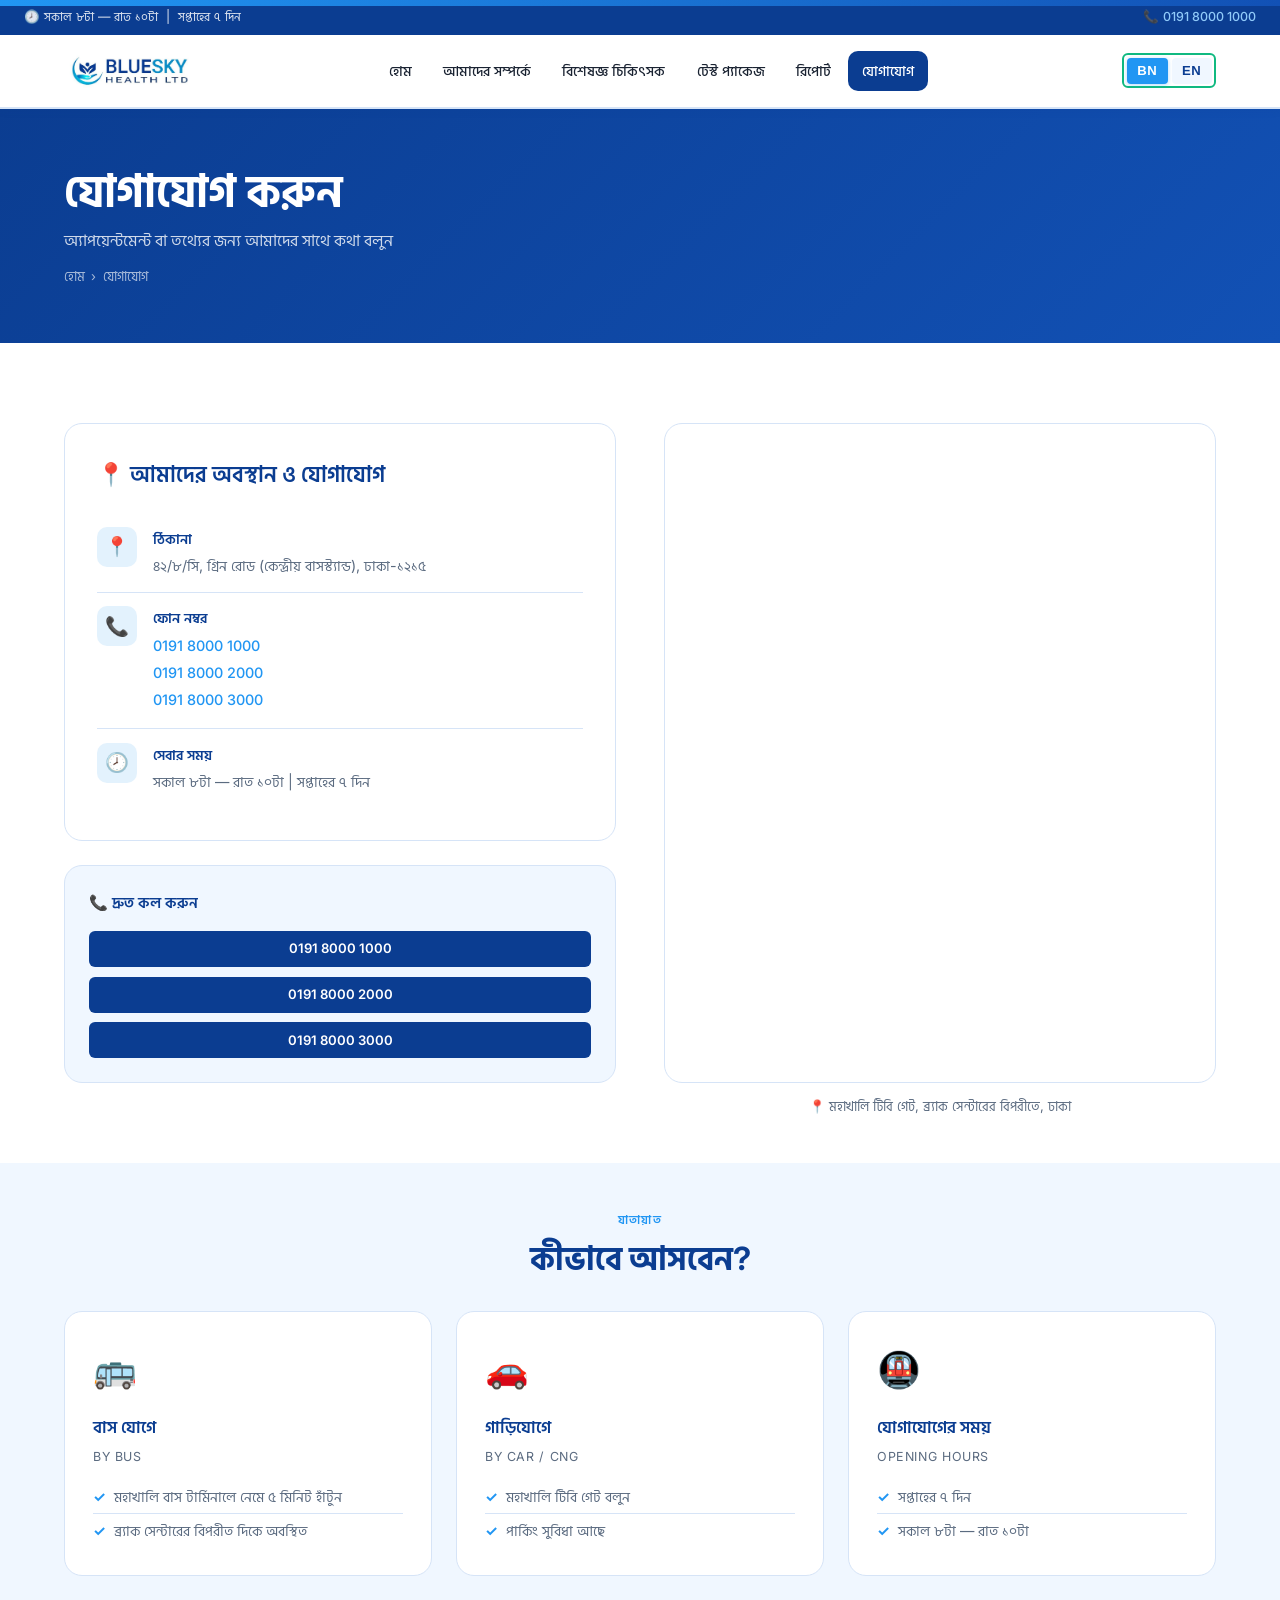
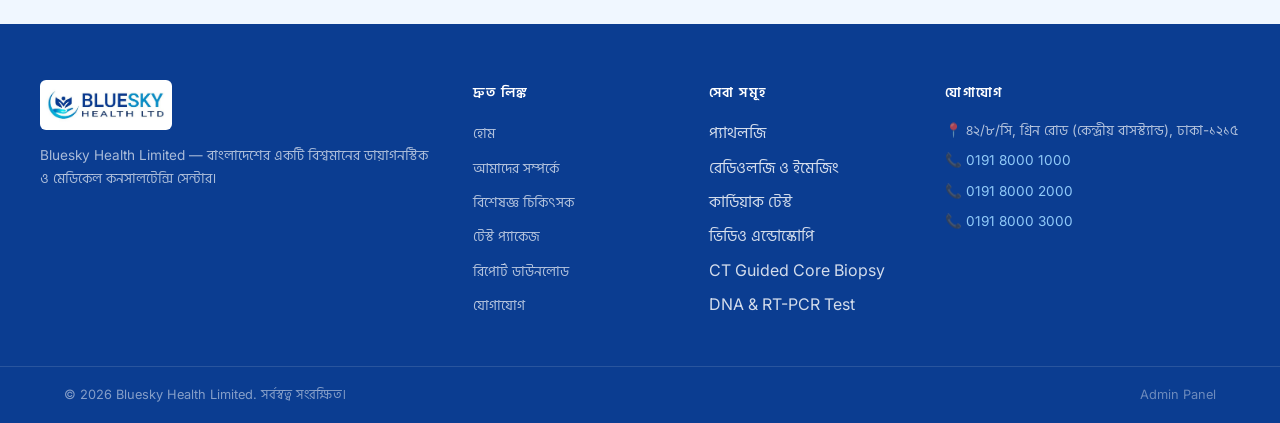
<file: contact.html>
<!DOCTYPE html>
<html lang="bn">
<head>
  <meta charset="UTF-8">
  <meta name="viewport" content="width=device-width, initial-scale=1.0">
  <meta name="description" content="Bluesky Health Limited-এর সাথে যোগাযোগ করুন — ঠিকানা, ফোন নম্বর, এবং মানচিত্র।">
  <title>যোগাযোগ — Bluesky Health Limited</title>
  <link rel="icon" href="logo.jpeg" type="image/jpeg">
  <link rel="stylesheet" href="style.css">
</head>
<body>

<div id="site-header"></div>

<!-- Page Hero -->
<section class="page-hero">
  <div class="container">
    <h1 id="contact-hero-title">যোগাযোগ করুন</h1>
    <p id="contact-hero-sub">অ্যাপয়েন্টমেন্ট বা তথ্যের জন্য আমাদের সাথে কথা বলুন</p>
    <div class="breadcrumb">
      <a id="breadcrumb-home" href="index.html">হোম</a> › <span id="breadcrumb-current">যোগাযোগ</span>
    </div>
  </div>
</section>

<!-- ══════════ CONTACT DETAILS + MAP ══════════ -->
<section class="pad bg-white">
  <div class="container">
    <div class="contact-grid">

      <!-- Info Card -->
      <div>
        <div class="contact-info-card">
          <h3 id="contact-info-heading">📍 আমাদের অবস্থান ও যোগাযোগ</h3>

          <div class="contact-item">
            <div class="contact-icon">📍</div>
            <div class="contact-item-body">
              <h5 id="contact-address-label">ঠিকানা</h5>
              <p id="contact-address"></p>
            </div>
          </div>

          <div class="contact-item" id="contact-phones-block">
            <div class="contact-icon">📞</div>
            <div class="contact-item-body">
              <h5 id="contact-phones-label">ফোন নম্বর</h5>
              <div id="contact-phones-list"></div>
            </div>
          </div>

          <div class="contact-item">
            <div class="contact-icon">🕗</div>
            <div class="contact-item-body">
              <h5 id="contact-hours-label">সেবার সময়</h5>
              <p id="contact-hours"></p>
            </div>
          </div>

         
        </div>

        <!-- Quick Phones -->
        <div style="margin-top:1.5rem;background:var(--pale-blue);border-radius:var(--radius-lg);padding:1.5rem;border:1px solid var(--border);">
          <h4 id="quick-phones-heading" style="color:var(--navy);margin-bottom:1rem;font-size:.95rem;">📞 দ্রুত কল করুন</h4>
          <div id="quick-phones" style="display:flex;flex-direction:column;gap:.6rem;"></div>
        </div>
      </div>

      <!-- Map -->
      <div>
        <div class="map-wrap">
          <iframe
            src="https://www.google.com/maps/embed?pb=!1m18!1m12!1m3!1d3650.7509059819213!2d90.40198!3d23.7794!2m3!1f0!2f0!3f0!3m2!1i1024!2i768!4f13.1!3m3!1m2!1s0x3755c75d5b8abc0d%3A0xabbf6deb23c0cfdb!2sMohakhali%2C%20Dhaka!5e0!3m2!1sen!2sbd!4v1700000000000!5m2!1sen!2sbd"
            allowfullscreen="" loading="lazy"
            referrerpolicy="no-referrer-when-downgrade"
            title="Bluesky Health Limited Location">
          </iframe>
        </div>
        <p id="map-caption" style="font-size:.82rem;color:var(--text-muted);margin-top:.75rem;text-align:center;">
          📍 মহাখালি টিবি গেট, ব্র্যাক সেন্টারের বিপরীতে, ঢাকা
        </p>
      </div>

    </div>
  </div>
</section>

<!-- ══════════ HOW TO REACH ══════════ -->
<section class="pad-sm bg-light">
  <div class="container">
    <div class="section-header" style="margin-bottom:2rem;">
      <p class="section-label" id="how-label">যাতায়াত</p>
      <h2 class="section-title" id="how-title">কীভাবে আসবেন?</h2>
    </div>
    <div class="services-grid">
          <div class="service-card">
        <div class="service-icon">🚌</div>
        <h3 id="how-1-title">বাস যোগে</h3>
        <p class="svc-en">By Bus</p>
        <ul>
          <li id="how-1-li1">মহাখালি বাস টার্মিনালে নেমে ৫ মিনিট হাঁটুন</li>
          <li id="how-1-li2">ব্র্যাক সেন্টারের বিপরীত দিকে অবস্থিত</li>
        </ul>
      </div>
      <div class="service-card">
        <div class="service-icon">🚗</div>
        <h3 id="how-2-title">গাড়িযোগে</h3>
        <p class="svc-en">By Car / CNG</p>
        <ul>
          <li id="how-2-li1">মহাখালি টিবি গেট বলুন</li>
          <li id="how-2-li2">পার্কিং সুবিধা আছে</li>
        </ul>
      </div>
      <div class="service-card">
        <div class="service-icon">🚇</div>
        <h3 id="how-3-title">যোগাযোগের সময়</h3>
        <p class="svc-en">Opening Hours</p>
        <ul>
          <li id="how-3-li1">সপ্তাহের ৭ দিন</li>
          <li id="how-3-li2">সকাল ৮টা — রাত ১০টা</li>
        </ul>
      </div>
    </div>
  </div>
</section>

<div id="site-footer"></div>

<script>try{if(localStorage.getItem('bsky_data_version')!=='2'){['banners','contact','doctors','packages','services','equipment','stats'].forEach(k=>localStorage.removeItem('bsky_'+k));localStorage.setItem('bsky_data_version','2');}}catch(_){}</script>
<script src="data.js"></script>
<script src="components.js"></script>
<script>
document.addEventListener("DOMContentLoaded", () => {
  const data = getSiteData();
  renderHeader("contact");
  renderFooter();
  initBannerPopup();

  // Minimal localization helper (page-level)
  const setText = (id, bn, en, html) => {
    const el = document.getElementById(id);
    if (!el) return;
    if (html) el.innerHTML = window.l ? window.l(bn, en) : bn;
    else el.textContent = window.l ? window.l(bn, en) : bn;
  };

  // Localize static labels on the contact page
  setText('contact-hero-title', 'যোগাযোগ করুন', 'Contact Us');
  setText('contact-hero-sub', 'অ্যাপয়েন্টমেন্ট বা তথ্যের জন্য আমাদের সাথে কথা বলুন', 'Talk to us for appointments or information');
  setText('breadcrumb-home', 'হোম', 'Home');
  setText('breadcrumb-current', 'যোগাযোগ', 'Contact');
  setText('contact-address-label', 'ঠিকানা', 'Address');
  setText('contact-phones-label', 'ফোন নম্বর', 'Phone Numbers');
  setText('contact-hours-label', 'সেবার সময়', 'Opening Hours');
  setText('quick-phones-heading', '📞 দ্রুত কল করুন', '📞 Quick Call');
  setText('how-label', 'যাতায়াত', 'Getting Here');
  setText('how-title', 'কীভাবে আসবেন?', 'How to Reach');
  setText('how-1-title', 'বাস যোগে', 'By Bus');
  setText('how-2-title', 'গাড়িযোগে', 'By Car / CNG');
  setText('how-3-title', 'যোগাযোগের সময়', 'Opening Hours');
  setText('contact-info-heading', '📍 আমাদের অবস্থান ও যোগাযোগ', '📍 Our Location & Contact');
  setText('how-1-li1', 'মহাখালি বাস টার্মিনালে নেমে ৫ মিনিট হাঁটুন', 'Get off at Mohakhali Bus Terminal and walk 5 minutes');
  setText('how-1-li2', 'ব্র্যাক সেন্টারের বিপরীত দিকে অবস্থিত', 'Located opposite the BRAC Center');
  setText('how-2-li1', 'মহাখালি টিবি গেট বলুন', 'Tell the driver Mohakhali TB Gate');
  setText('how-2-li2', 'পার্কিং সুবিধা আছে', 'Parking available');
  setText('how-3-li1', 'সপ্তাহের ৭ দিন', '7 days a week');
  setText('how-3-li2', 'সকাল ৮টা — রাত ১০টা', '8:00 AM — 10:00 PM');

  const c = data.contact;

  // Address
  const addrEl = document.getElementById("contact-address");
  if (addrEl) addrEl.textContent = window.l ? window.l(c.addressBn, c.addressEn) : (c.addressBn || c.addressEn || "");

  // Hours (bilingual)
  const hoursEl = document.getElementById("contact-hours");
  if (hoursEl) hoursEl.textContent = window.l ? window.l(c.hoursBn, c.hoursEn) : (c.hoursBn || c.hoursEn || "");

  // Website
  const webEl = document.getElementById("contact-website");
  if (webEl) { webEl.href = "https://" + c.website; webEl.textContent = c.website; }

  // Phones
  const pList = document.getElementById("contact-phones-list");
  if (pList) {
    pList.innerHTML = c.phones.map(p =>
      `<a href="tel:${p.replace(/[^\d]/g,'')}" style="display:block;font-size:.9rem;color:var(--sky);font-weight:500;margin-bottom:.2rem;">${p}</a>`
    ).join("");
  }

  // Quick phones
  const qph = document.getElementById("quick-phones");
  if (qph) {
    qph.innerHTML = c.phones.map(p =>
      `<a href="tel:${p.replace(/[^\d]/g,'')}" class="btn btn-blue btn-sm" style="justify-content:center;">${p}</a>`
    ).join("");
  }

  // Map caption language toggle
  const mapCap = document.getElementById('map-caption');
  if (mapCap && window.l) mapCap.textContent = window.l('📍 মহাখালি টিবি গেট, ব্র্যাক সেন্টারের বিপরীতে, ঢাকা', '📍 Mohakhali TB Gate, opposite BRAC Center, Dhaka');
  if (window.l) document.title = window.l('যোগাযোগ — Bluesky Health Limited', 'Contact — Bluesky Health Limited');
  const meta = document.querySelector('meta[name="description"]');
  if (meta && window.l) meta.content = window.l('Bluesky Health Limited-এর সাথে যোগাযোগ করুন — ঠিকানা, ফোন নম্বর, এবং মানচিত্র।', 'Contact Bluesky Health Limited — address, phone numbers, and map.');
});
</script>
</body>
</html>
</file>
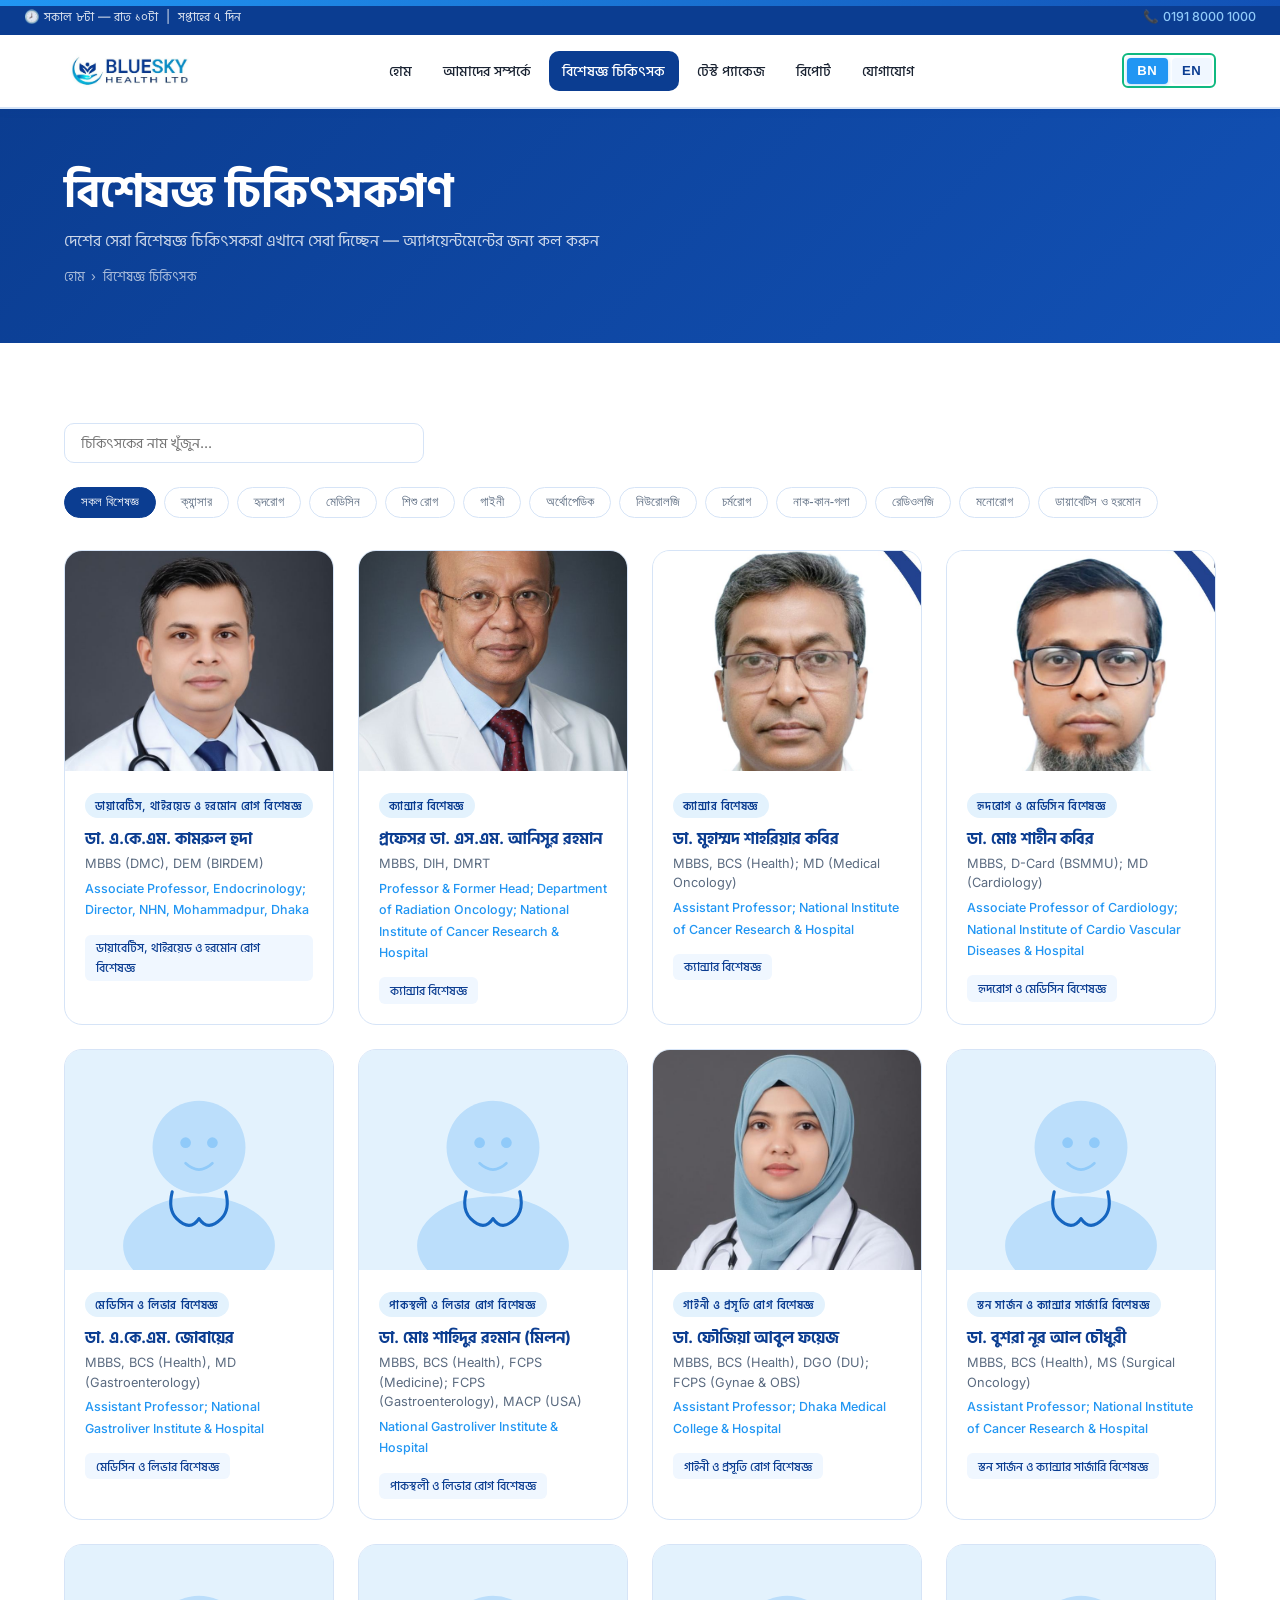
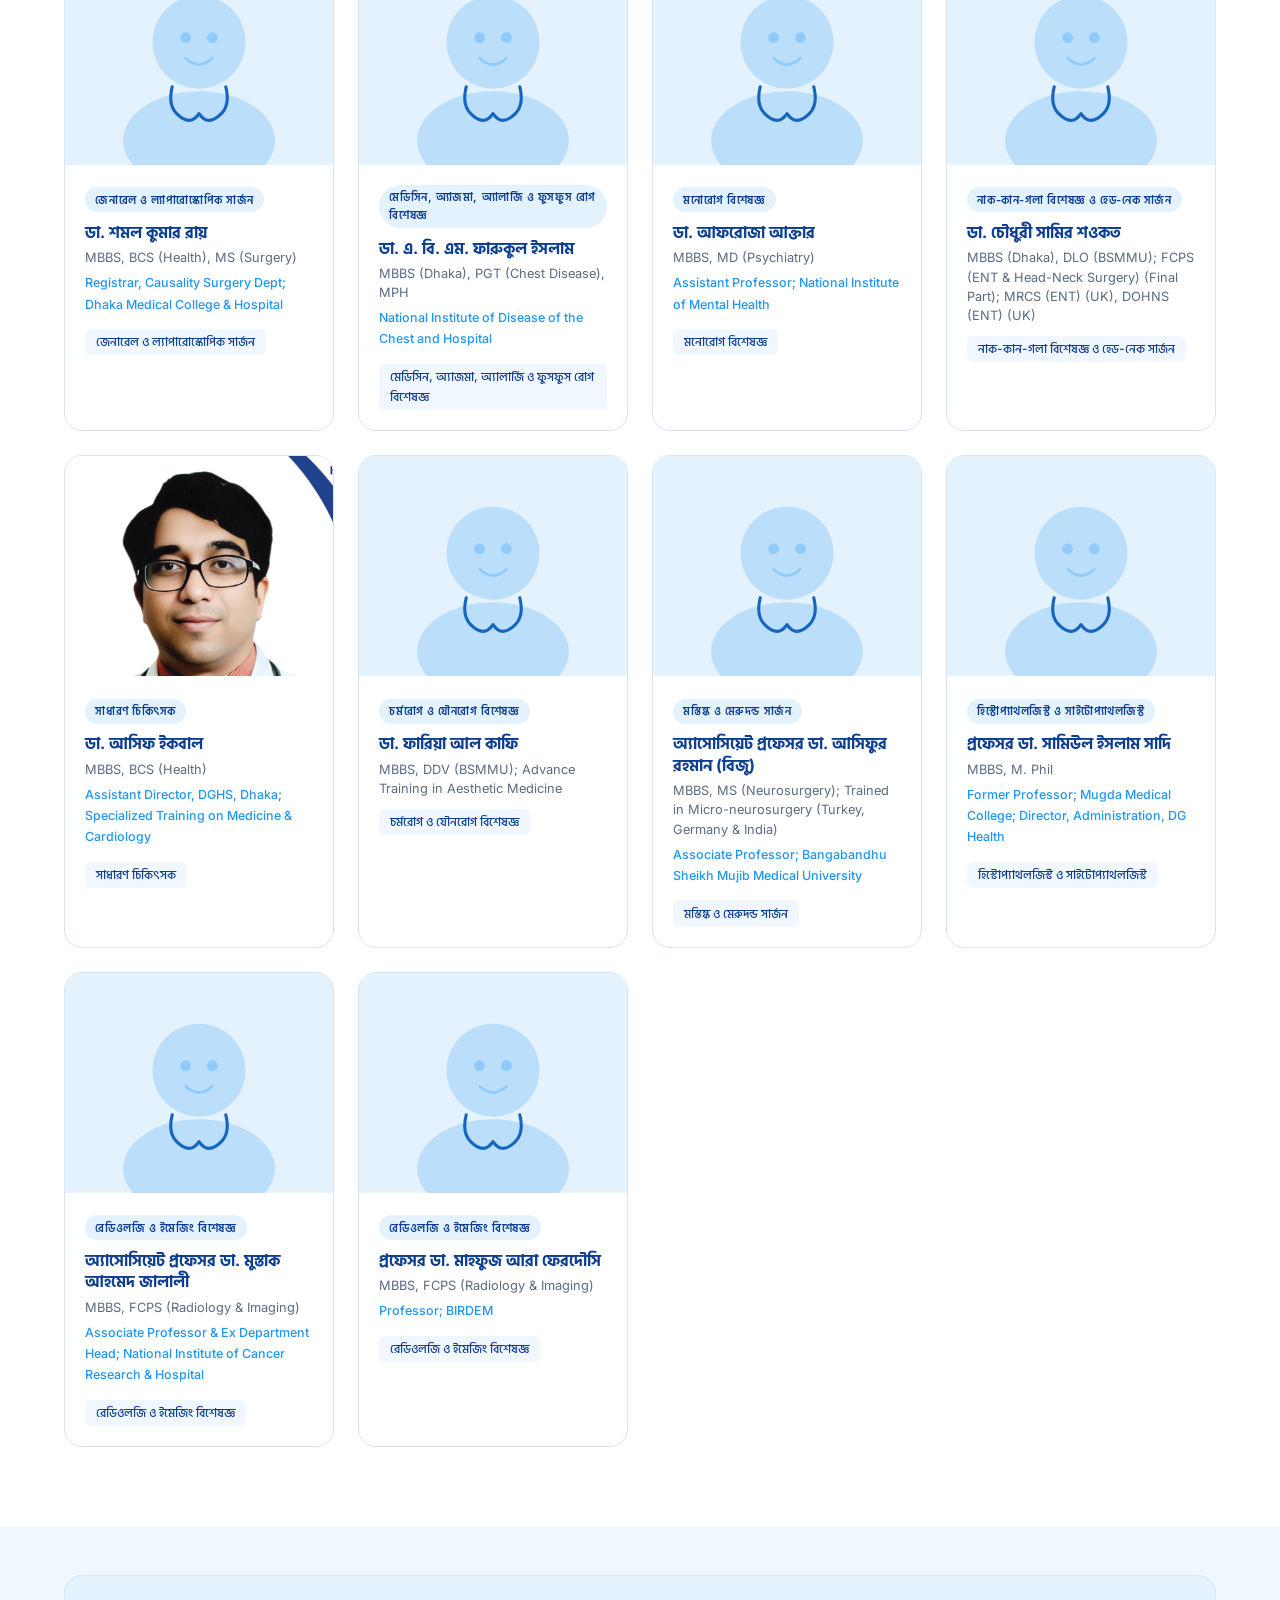
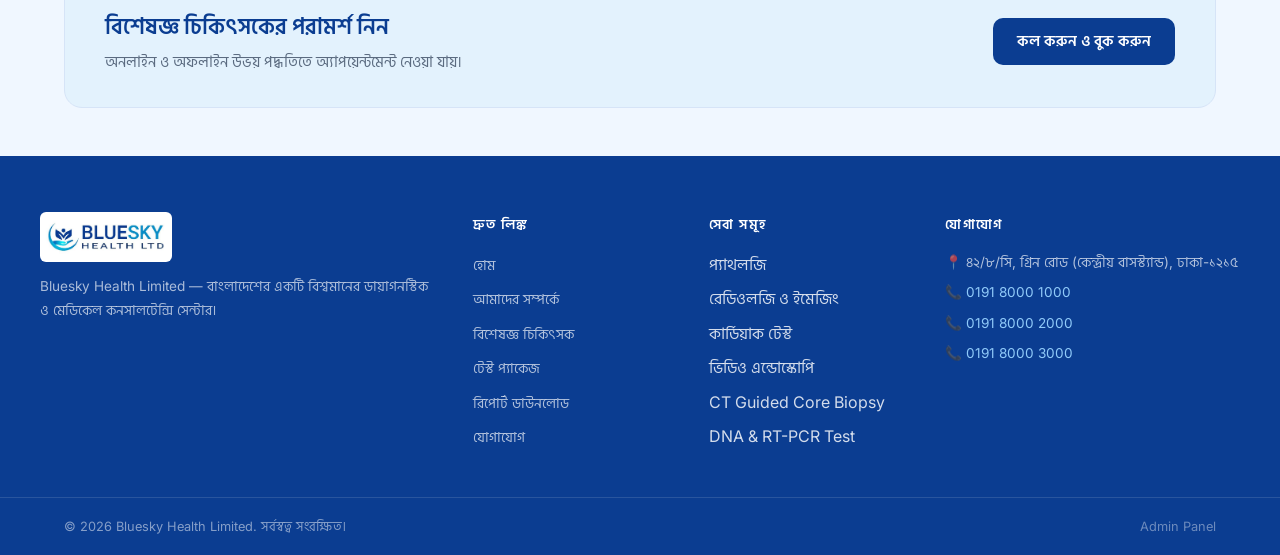
<file: doctors.html>
<!DOCTYPE html>
<html lang="bn">
<head>
  <meta charset="UTF-8">
  <meta name="viewport" content="width=device-width, initial-scale=1.0">
  <meta name="description" content="Bluesky Health Limited-এর বিশেষজ্ঞ চিকিৎসকগণ — ক্যান্সার, হৃদরোগ, শিশু রোগ, গাইনী ও অন্যান্য বিভাগে দেশের সেরা বিশেষজ্ঞরা।">
  <title>বিশেষজ্ঞ চিকিৎসক — Bluesky Health Limited</title>
  <link rel="icon" href="logo.jpeg" type="image/jpeg">
  <link rel="stylesheet" href="style.css">
</head>
<body>

<div id="site-header"></div>

<!-- Page Hero -->
<section class="page-hero">
  <div class="container">
    <h1 id="doctors-hero-title">বিশেষজ্ঞ চিকিৎসকগণ</h1>
    <p id="doctors-hero-sub">দেশের সেরা বিশেষজ্ঞ চিকিৎসকরা এখানে সেবা দিচ্ছেন — অ্যাপয়েন্টমেন্টের জন্য কল করুন</p>
    <div class="breadcrumb">
      <a id="breadcrumb-home" href="index.html">হোম</a> › <span id="breadcrumb-current">বিশেষজ্ঞ চিকিৎসক</span>
    </div>
  </div>
</section>

<!-- ══════════ DOCTORS ══════════ -->
<section class="pad bg-white">
  <div class="container">

    <!-- Search & Filter -->
    <div style="display:flex;gap:1rem;flex-wrap:wrap;align-items:center;margin-bottom:1.5rem;">
      <input type="text" id="doctor-search" placeholder="চিকিৎসকের নাম খুঁজুন..."
           style="padding:.65rem 1rem;border:1.5px solid var(--border);border-radius:var(--radius);font-size:.9rem;font-family:inherit;min-width:240px;flex:1;max-width:360px;">
    </div>

    <!-- Category Filter -->
    <div class="filter-bar" id="doctor-filter-bar"></div>

    <!-- Doctors Grid -->
    <div class="doctors-grid" id="doctors-grid"></div>

    <!-- Empty State -->
    <div id="doctors-empty" style="display:none;text-align:center;padding:3rem 0;">
      <p id="doctors-empty-msg" style="color:var(--text-muted);font-size:1rem;">কোনো চিকিৎসক পাওয়া যায়নি।</p>
    </div>

  </div>
</section>

<!-- ══════════ APPOINTMENT CTA ══════════ -->
<section class="pad-sm bg-light">
  <div class="container">
    <div class="callout-strip">
      <div>
        <h3 id="doctors-callout-heading">বিশেষজ্ঞ চিকিৎসকের পরামর্শ নিন</h3>
        <p id="doctors-callout-sub">অনলাইন ও অফলাইন উভয় পদ্ধতিতে অ্যাপয়েন্টমেন্ট নেওয়া যায়।</p>
      </div>
      <a id="doctors-callout-btn" href="contact.html" class="btn btn-blue">কল করুন ও বুক করুন</a>
    </div>
  </div>
</section>

<div id="site-footer"></div>

<script>try{if(localStorage.getItem('bsky_data_version')!=='2'){['banners','contact','doctors','packages','services','equipment','stats'].forEach(k=>localStorage.removeItem('bsky_'+k));localStorage.setItem('bsky_data_version','2');}}catch(_){}</script>
<script src="data.js"></script>
<script src="components.js"></script>
<script>
document.addEventListener("DOMContentLoaded", () => {
  const data    = getSiteData();
  const doctors = data.doctors;
  let   active  = "all";

  renderHeader("doctors");
  renderFooter();
  initBannerPopup();

  // Page localization helper
  const setText = (id, bn, en, html) => {
    const el = document.getElementById(id);
    if (!el) return;
    if (html) el.innerHTML = window.l ? window.l(bn, en) : bn;
    else el.textContent = window.l ? window.l(bn, en) : bn;
  };

  // Localize hero, breadcrumb and CTA
  setText('doctors-hero-title', 'বিশেষজ্ঞ চিকিৎসকগণ', 'Specialist Doctors');
  setText('doctors-hero-sub', 'দেশের সেরা বিশেষজ্ঞ চিকিৎসকরা এখানে সেবা দিচ্ছেন — অ্যাপয়েন্টমেন্টের জন্য কল করুন', 'The country\'s top specialist doctors serve here — call to book an appointment');
  setText('breadcrumb-home', 'হোম', 'Home');
  setText('breadcrumb-current', 'বিশেষজ্ঞ চিকিৎসক', 'Specialist Doctors');
  setText('doctors-empty-msg', 'কোনো চিকিৎসক পাওয়া যায়নি।', 'No doctors found.');
  setText('doctors-callout-heading', 'বিশেষজ্ঞ চিকিৎসকের পরামর্শ নিন', 'Consult with a Specialist');
  setText('doctors-callout-sub', 'অনলাইন ও অফলাইন উভয় পদ্ধতিতে অ্যাপয়েন্টমেন্ট নেওয়া যায়।', 'Appointments available both online and offline.');
  setText('doctors-callout-btn', 'কল করুন ও বুক করুন', 'Call & Book');
  // Page title
  if (window.l) document.title = window.l('বিশেষজ্ঞ চিকিৎসক — Bluesky Health Limited', 'Specialist Doctors — Bluesky Health Limited');
  const meta = document.querySelector('meta[name="description"]');
  if (meta && window.l) meta.content = window.l('Bluesky Health Limited-এর বিশেষজ্ঞ চিকিৎসকগণ — ক্যান্সার, হৃদরোগ, শিশু রোগ, গাইনী ও অন্যান্য বিভাগে দেশের সেরা বিশেষজ্ঞরা।', 'Bluesky Health Limited specialist doctors — top specialists in cancer, cardiology, pediatrics, gynae and more.');

  // Build filter bar (language-aware)
  const filterBar = document.getElementById("doctor-filter-bar");
  filterBar.innerHTML = data.doctorCategories.map(c =>
    `<button class="filter-btn${c.id==="all"?" active":""}" data-cat="${c.id}">${window.l(c.label, c.labelEn)}</button>`
  ).join("");

  filterBar.addEventListener("click", e => {
    const btn = e.target.closest(".filter-btn");
    if (!btn) return;
    active = btn.dataset.cat;
    filterBar.querySelectorAll(".filter-btn").forEach(b => b.classList.remove("active"));
    btn.classList.add("active");
    render();
  });

  // Search
  const searchInput = document.getElementById("doctor-search");
  // Set placeholder based on language
  if (window.l) searchInput.placeholder = window.l("চিকিৎসকের নাম খুঁজুন...", "Search doctors...");
  searchInput.addEventListener("input", render);

  function render() {
    const q    = document.getElementById("doctor-search").value.toLowerCase();
    const grid = document.getElementById("doctors-grid");
    const empty = document.getElementById("doctors-empty");
    const filtered = doctors.filter(d => {
      const matchCat  = active === "all" || d.category === active;
      const nameBn = (d.name || "").toLowerCase();
      const nameEn = (d.nameEn || "").toLowerCase();
      const specBn = (d.specialtyBn || "").toLowerCase();
      const specEn = (d.specialtyEn || d.specialty || "").toLowerCase();
      const matchName = !q || nameBn.includes(q) || nameEn.includes(q) || specBn.includes(q) || specEn.includes(q);
      return matchCat && matchName;
    });
    grid.innerHTML = filtered.map(doctorCard).join("");
    empty.style.display = filtered.length ? "none" : "block";
  }

  render();
});
</script>
</body>
</html>
</file>
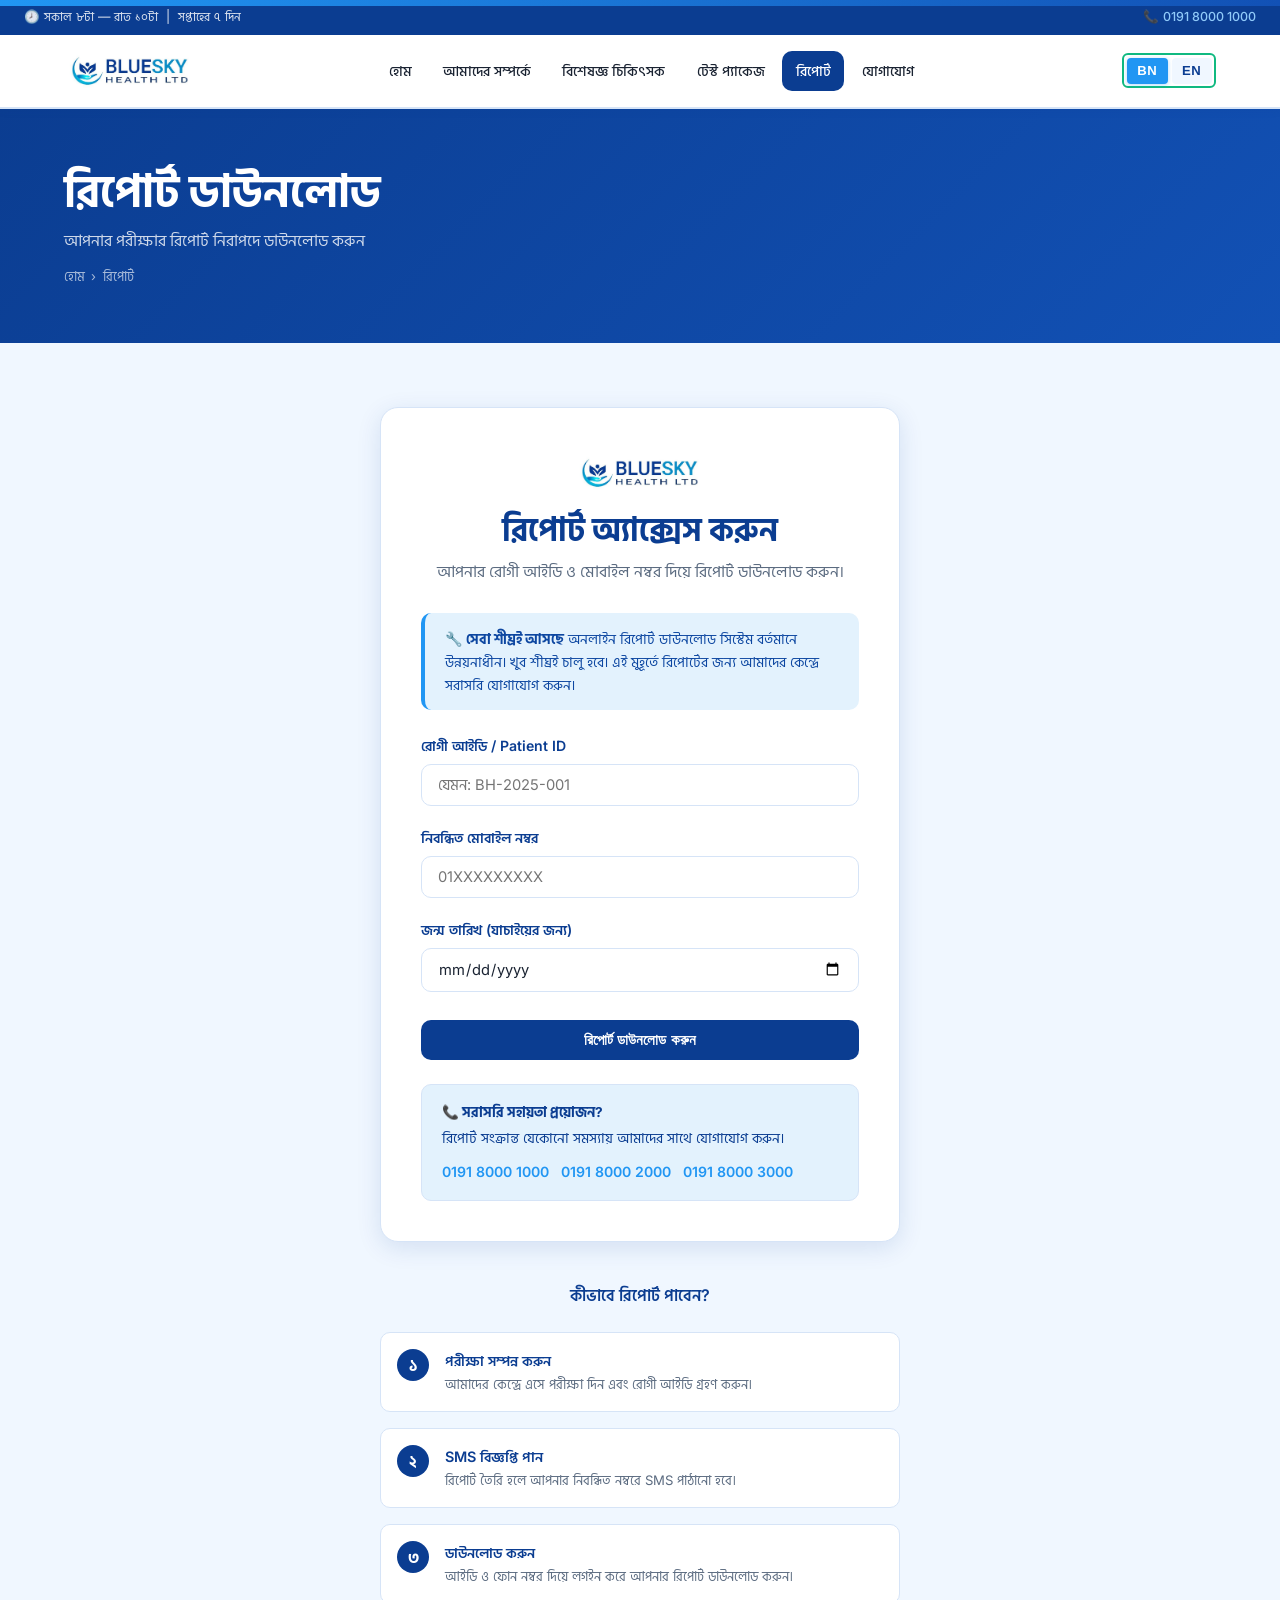
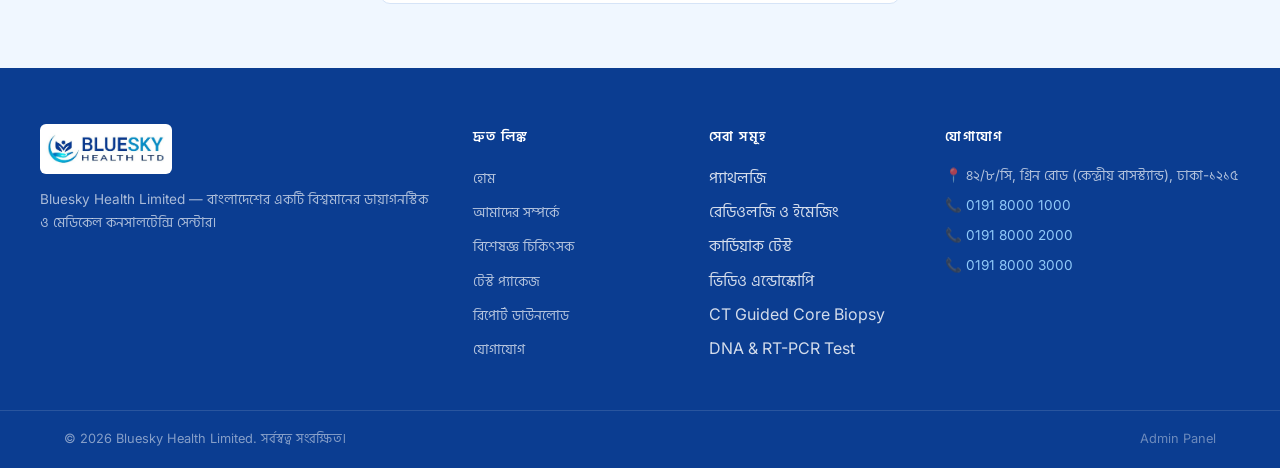
<file: report.html>
<!DOCTYPE html>
<html lang="bn">
<head>
  <meta charset="UTF-8">
  <meta name="viewport" content="width=device-width, initial-scale=1.0">
  <meta name="description" content="Bluesky Health Limited — রোগীর ডায়াগনস্টিক রিপোর্ট ডাউনলোড করুন।">
  <title>রিপোর্ট ডাউনলোড — Bluesky Health Limited</title>
  <link rel="icon" href="logo.jpeg" type="image/jpeg">
  <link rel="stylesheet" href="style.css">
</head>
<body>

<div id="site-header"></div>

<!-- Page Hero -->
<section class="page-hero">
  <div class="container">
    <h1 id="report-hero-title">রিপোর্ট ডাউনলোড</h1>
    <p id="report-hero-sub">আপনার পরীক্ষার রিপোর্ট নিরাপদে ডাউনলোড করুন</p>
    <div class="breadcrumb">
      <a id="breadcrumb-home" href="index.html">হোম</a> › <span id="breadcrumb-current">রিপোর্ট</span>
    </div>
  </div>
</section>

<!-- ══════════ REPORT FORM ══════════ -->
<section class="report-section bg-light">
  <div class="container">
    <div class="report-card">
        <div style="text-align:center;margin-bottom:1.75rem;">
        <img src="logo.jpeg" alt="Bluesky Health" style="height:50px;margin:0 auto .75rem;border-radius:8px;">
        <h2 id="report-form-title">রিপোর্ট অ্যাক্সেস করুন</h2>
        <p id="report-form-sub">আপনার রোগী আইডি ও মোবাইল নম্বর দিয়ে রিপোর্ট ডাউনলোড করুন।</p>
      </div>

      <!-- API Under Development Notice -->
      <div class="alert alert-info" id="report-api-notice" style="margin-bottom:1.5rem;">
        <strong>🔧 সেবা শীঘ্রই আসছে</strong>
        অনলাইন রিপোর্ট ডাউনলোড সিস্টেম বর্তমানে উন্নয়নাধীন। খুব শীঘ্রই চালু হবে। এই মুহূর্তে রিপোর্টের জন্য আমাদের কেন্দ্রে সরাসরি যোগাযোগ করুন।
      </div>

      <form id="report-form" novalidate>
        <div class="form-group">
          <label id="label-patient-id" for="patient-id">রোগী আইডি / Patient ID</label>
          <input type="text" id="patient-id" placeholder="যেমন: BH-2025-001" autocomplete="off">
        </div>
        <div class="form-group">
          <label id="label-patient-phone" for="patient-phone">নিবন্ধিত মোবাইল নম্বর</label>
          <input type="tel" id="patient-phone" placeholder="01XXXXXXXXX" autocomplete="tel">
        </div>
        <div class="form-group">
          <label id="label-patient-dob" for="patient-dob">জন্ম তারিখ (যাচাইয়ের জন্য)</label>
          <input type="date" id="patient-dob">
        </div>

        <button type="submit" class="btn btn-blue" style="width:100%;justify-content:center;margin-top:.5rem;" id="report-btn">
          রিপোর্ট ডাউনলোড করুন
        </button>
      </form>

      <div id="report-result" style="display:none;"></div>

      <div class="api-notice" style="margin-top:1.5rem;">
        <strong id="report-help-title">📞 সরাসরি সহায়তা প্রয়োজন?</strong>
        <span id="report-help-sub">রিপোর্ট সংক্রান্ত যেকোনো সমস্যায় আমাদের সাথে যোগাযোগ করুন।</span>
        <div id="report-phones" style="margin-top:.65rem;"></div>
      </div>
    </div>

    <!-- How it works -->
    <div style="max-width:520px;margin:2.5rem auto 0;">
      <h3 id="how-report-title" style="color:var(--navy);text-align:center;margin-bottom:1.5rem;font-size:1rem;">কীভাবে রিপোর্ট পাবেন?</h3>
      <div style="display:flex;flex-direction:column;gap:1rem;">
        <div style="display:flex;align-items:flex-start;gap:1rem;background:var(--white);border:1px solid var(--border);border-radius:var(--radius);padding:1rem;">
          <div style="width:32px;height:32px;background:var(--navy);color:#fff;border-radius:50%;display:flex;align-items:center;justify-content:center;font-weight:700;flex-shrink:0;">১</div>
          <div>
            <h4 id="how-step1-title" style="font-size:.9rem;color:var(--navy);">পরীক্ষা সম্পন্ন করুন</h4>
            <p id="how-step1-desc" style="font-size:.82rem;color:var(--text-muted);">আমাদের কেন্দ্রে এসে পরীক্ষা দিন এবং রোগী আইডি গ্রহণ করুন।</p>
          </div>
        </div>
        <div style="display:flex;align-items:flex-start;gap:1rem;background:var(--white);border:1px solid var(--border);border-radius:var(--radius);padding:1rem;">
          <div style="width:32px;height:32px;background:var(--navy);color:#fff;border-radius:50%;display:flex;align-items:center;justify-content:center;font-weight:700;flex-shrink:0;">২</div>
          <div>
            <h4 id="how-step2-title" style="font-size:.9rem;color:var(--navy);">SMS বিজ্ঞপ্তি পান</h4>
            <p id="how-step2-desc" style="font-size:.82rem;color:var(--text-muted);">রিপোর্ট তৈরি হলে আপনার নিবন্ধিত নম্বরে SMS পাঠানো হবে।</p>
          </div>
        </div>
        <div style="display:flex;align-items:flex-start;gap:1rem;background:var(--white);border:1px solid var(--border);border-radius:var(--radius);padding:1rem;">
          <div style="width:32px;height:32px;background:var(--navy);color:#fff;border-radius:50%;display:flex;align-items:center;justify-content:center;font-weight:700;flex-shrink:0;">৩</div>
          <div>
            <h4 id="how-step3-title" style="font-size:.9rem;color:var(--navy);">ডাউনলোড করুন</h4>
            <p id="how-step3-desc" style="font-size:.82rem;color:var(--text-muted);">আইডি ও ফোন নম্বর দিয়ে লগইন করে আপনার রিপোর্ট ডাউনলোড করুন।</p>
          </div>
        </div>
      </div>
    </div>

  </div>
</section>

<div id="site-footer"></div>

<script>try{if(localStorage.getItem('bsky_data_version')!=='2'){['banners','contact','doctors','packages','services','equipment','stats'].forEach(k=>localStorage.removeItem('bsky_'+k));localStorage.setItem('bsky_data_version','2');}}catch(_){}</script>
<script src="data.js"></script>
<script src="components.js"></script>
<script>
/* ─────────────────────────────────────────────
   REPORT API INTEGRATION PLACEHOLDER
   Replace REPORT_API_ENDPOINT and the fetch call
   with actual API URL once available.
───────────────────────────────────────────── */
const REPORT_API_ENDPOINT = localStorage.getItem("bsky_report_api") || ""; // Set via Admin Panel → Settings, or insert URL here

document.addEventListener("DOMContentLoaded", () => {
  const data = getSiteData();
  renderHeader("report");
  renderFooter();
  initBannerPopup();

  // Localize static report page strings
  const setText = (id, bn, en, html) => {
    const el = document.getElementById(id);
    if (!el) return;
    if (html) el.innerHTML = window.l ? window.l(bn, en) : bn;
    else el.textContent = window.l ? window.l(bn, en) : bn;
  };
  setText('report-hero-title', 'রিপোর্ট ডাউনলোড', 'Report Download');
  setText('report-hero-sub', 'আপনার পরীক্ষার রিপোর্ট নিরাপদে ডাউনলোড করুন', 'Securely download your test report');
  setText('report-form-title', 'রিপোর্ট অ্যাক্সেস করুন', 'Access Your Report');
  setText('report-form-sub', 'আপনার রোগী আইডি ও মোবাইল নম্বর দিয়ে রিপোর্ট ডাউনলোড করুন।', 'Download your report using Patient ID and mobile number.');
  setText('report-api-notice', '<strong>🔧 সেবা শীঘ্রই আসছে</strong> অনলাইন রিপোর্ট ডাউনলোড সিস্টেম বর্তমানে উন্নয়নাধীন। খুব শীঘ্রই চালু হবে। এই মুহূর্তে রিপোর্টের জন্য আমাদের কেন্দ্রে সরাসরি যোগাযোগ করুন।', '<strong>🔧 Service Coming Soon</strong> The online report download system is currently under development and will be available soon. For now, please contact our center directly for reports.', true);
  setText('label-patient-id', 'রোগী আইডি / Patient ID', 'Patient ID');
  setText('label-patient-phone', 'নিবন্ধিত মোবাইল নম্বর', 'Registered Mobile Number');
  setText('label-patient-dob', 'জন্ম তারিখ (যাচাইয়ের জন্য)', 'Date of Birth (for verification)');
  setText('report-btn', 'রিপোর্ট ডাউনলোড করুন', 'Download Report');
  setText('report-help-title', '📞 সরাসরি সহায়তা প্রয়োজন?', '📞 Need direct assistance?');
  setText('report-help-sub', 'রিপোর্ট সংক্রান্ত যেকোনো সমস্যায় আমাদের সাথে যোগাযোগ করুন।', 'Contact us for any report-related issues.');
  setText('how-report-title', 'কীভাবে রিপোর্ট পাবেন?', 'How to get your report');
  setText('breadcrumb-home', 'হোম', 'Home');
  setText('breadcrumb-current', 'রিপোর্ট', 'Report');

  setText('how-step1-title', 'পরীক্ষা সম্পন্ন করুন', 'Complete the test');
  setText('how-step1-desc', 'আমাদের কেন্দ্রে এসে পরীক্ষা দিন এবং রোগী আইডি গ্রহণ করুন।', 'Visit our center to take the test and receive a Patient ID.');
  setText('how-step2-title', 'SMS বিজ্ঞপ্তি পান', 'Receive an SMS notification');
  setText('how-step2-desc', 'রিপোর্ট তৈরি হলে আপনার নিবন্ধিত নম্বরে SMS পাঠানো হবে।', 'You will receive an SMS on your registered number when the report is ready.');
  setText('how-step3-title', 'ডাউনলোড করুন', 'Download');
  setText('how-step3-desc', 'আইডি ও ফোন নম্বর দিয়ে লগইন করে আপনার রিপোর্ট ডাউনলোড করুন।', 'Log in with your ID and phone number to download the report.');

  // Phones
  const phonesEl = document.getElementById("report-phones");
  if (phonesEl) {
    phonesEl.innerHTML = data.contact.phones.slice(0,3).map(p =>
      `<a href="tel:${p.replace(/[^\d]/g,'')}" style="display:inline-block;margin-right:.75rem;color:var(--sky);font-weight:600;font-size:.88rem;">${p}</a>`
    ).join("");
  }

  // Form submit
  document.getElementById("report-form").addEventListener("submit", async function(e) {
    e.preventDefault();
    const id    = document.getElementById("patient-id").value.trim();
    const phone = document.getElementById("patient-phone").value.trim();
    const dob   = document.getElementById("patient-dob").value;
    const btn   = document.getElementById("report-btn");
    const result = document.getElementById("report-result");

    if (!id || !phone) {
      result.style.display = "block";
      result.innerHTML = window.l ? `<div class="alert alert-error">${window.l('অনুগ্রহ করে রোগী আইডি ও মোবাইল নম্বর দিন।','Please provide Patient ID and mobile number.')}</div>` : '<div class="alert alert-error">অনুগ্রহ করে রোগী আইডি ও মোবাইল নম্বর দিন।</div>';
      return;
    }

    btn.disabled = true;
    btn.textContent = window.l ? window.l('অনুগ্রহ করে অপেক্ষা করুন...', 'Please wait...') : 'অনুগ্রহ করে অপেক্ষা করুন...';

    /* ── API Integration ──────────────────────
       When REPORT_API_ENDPOINT is set, replace
       the block below with the real API call:

       const resp = await fetch(REPORT_API_ENDPOINT, {
         method: "POST",
         headers: { "Content-Type": "application/json" },
         body: JSON.stringify({ patientId: id, phone, dob })
       });
       const json = await resp.json();
       // Handle json.reportUrl or json.error
    ─────────────────────────────────────────── */

    if (!REPORT_API_ENDPOINT) {
      // API not yet integrated — show informational message
      result.style.display = "block";
      result.innerHTML = window.l ? `
        <div class="alert alert-info" style="margin-top:1rem;">
          <strong>⏳ ${window.l('অনলাইন রিপোর্ট সিস্টেম শীঘ্রই চালু হবে।', 'Online report system coming soon.')}</strong><br>
          ${window.l('বর্তমানে আপনার রিপোর্ট সরাসরি আমাদের কেন্দ্র থেকে অথবা ফোনে যোগাযোগ করে সংগ্রহ করুন।', 'For now, please collect your report directly from our center or contact us by phone.')}
          রোগী আইডি: <strong>${id}</strong>
        </div>` : `
        <div class="alert alert-info" style="margin-top:1rem;">
          <strong>⏳ অনলাইন রিপোর্ট সিস্টেম শীঘ্রই চালু হবে।</strong><br>
          বর্তমানে আপনার রিপোর্ট সরাসরি আমাদের কেন্দ্র থেকে অথবা ফোনে যোগাযোগ করে সংগ্রহ করুন।
          রোগী আইডি: <strong>${id}</strong>
        </div>`;
    } else {
      // Real API call (future implementation)
      try {
        const resp = await fetch(REPORT_API_ENDPOINT, {
          method: "POST",
          headers: { "Content-Type": "application/json" },
          body: JSON.stringify({ patientId: id, phone, dob })
        });
        const json = await resp.json();

        if (resp.ok && json.reportUrl) {
          result.style.display = "block";
          result.innerHTML = window.l ? `
            <div class="alert alert-success" style="margin-top:1rem;">
              ✅ ${window.l('আপনার রিপোর্ট প্রস্তুত।','Your report is ready.')}
              <a href="${json.reportUrl}" target="_blank" class="btn btn-green btn-sm" style="margin-top:.5rem;display:inline-flex;">
                📄 ${window.l('রিপোর্ট ডাউনলোড করুন','Download Report')}
              </a>
            </div>` : `
            <div class="alert alert-success" style="margin-top:1rem;">
              ✅ আপনার রিপোর্ট প্রস্তুত।
              <a href="${json.reportUrl}" target="_blank" class="btn btn-green btn-sm" style="margin-top:.5rem;display:inline-flex;">
                📄 রিপোর্ট ডাউনলোড করুন
              </a>
            </div>`;
        } else {
          result.style.display = "block";
          const msg = json.message || window.l ? window.l('রিপোর্ট পাওয়া যায়নি। তথ্য যাচাই করুন।', 'Report not found. Please verify your details.') : 'রিপোর্ট পাওয়া যায়নি। তথ্য যাচাই করুন।';
          result.innerHTML = `<div class="alert alert-error" style="margin-top:1rem;">❌ ${msg}</div>`;
        }
      } catch (err) {
        result.style.display = "block";
        result.innerHTML = `<div class="alert alert-error" style="margin-top:1rem;">❌ ${window.l ? window.l('সার্ভার সংযোগে সমস্যা হয়েছে। পরে আবার চেষ্টা করুন।', 'Server connection error. Please try again later.') : 'সার্ভার সংযোগে সমস্যা হয়েছে। পরে আবার চেষ্টা করুন।'}</div>`;
      }
    }

    btn.disabled = false;
    btn.textContent = "রিপোর্ট ডাউনলোড করুন";
  });
});
</script>
</body>
</html>
</file>
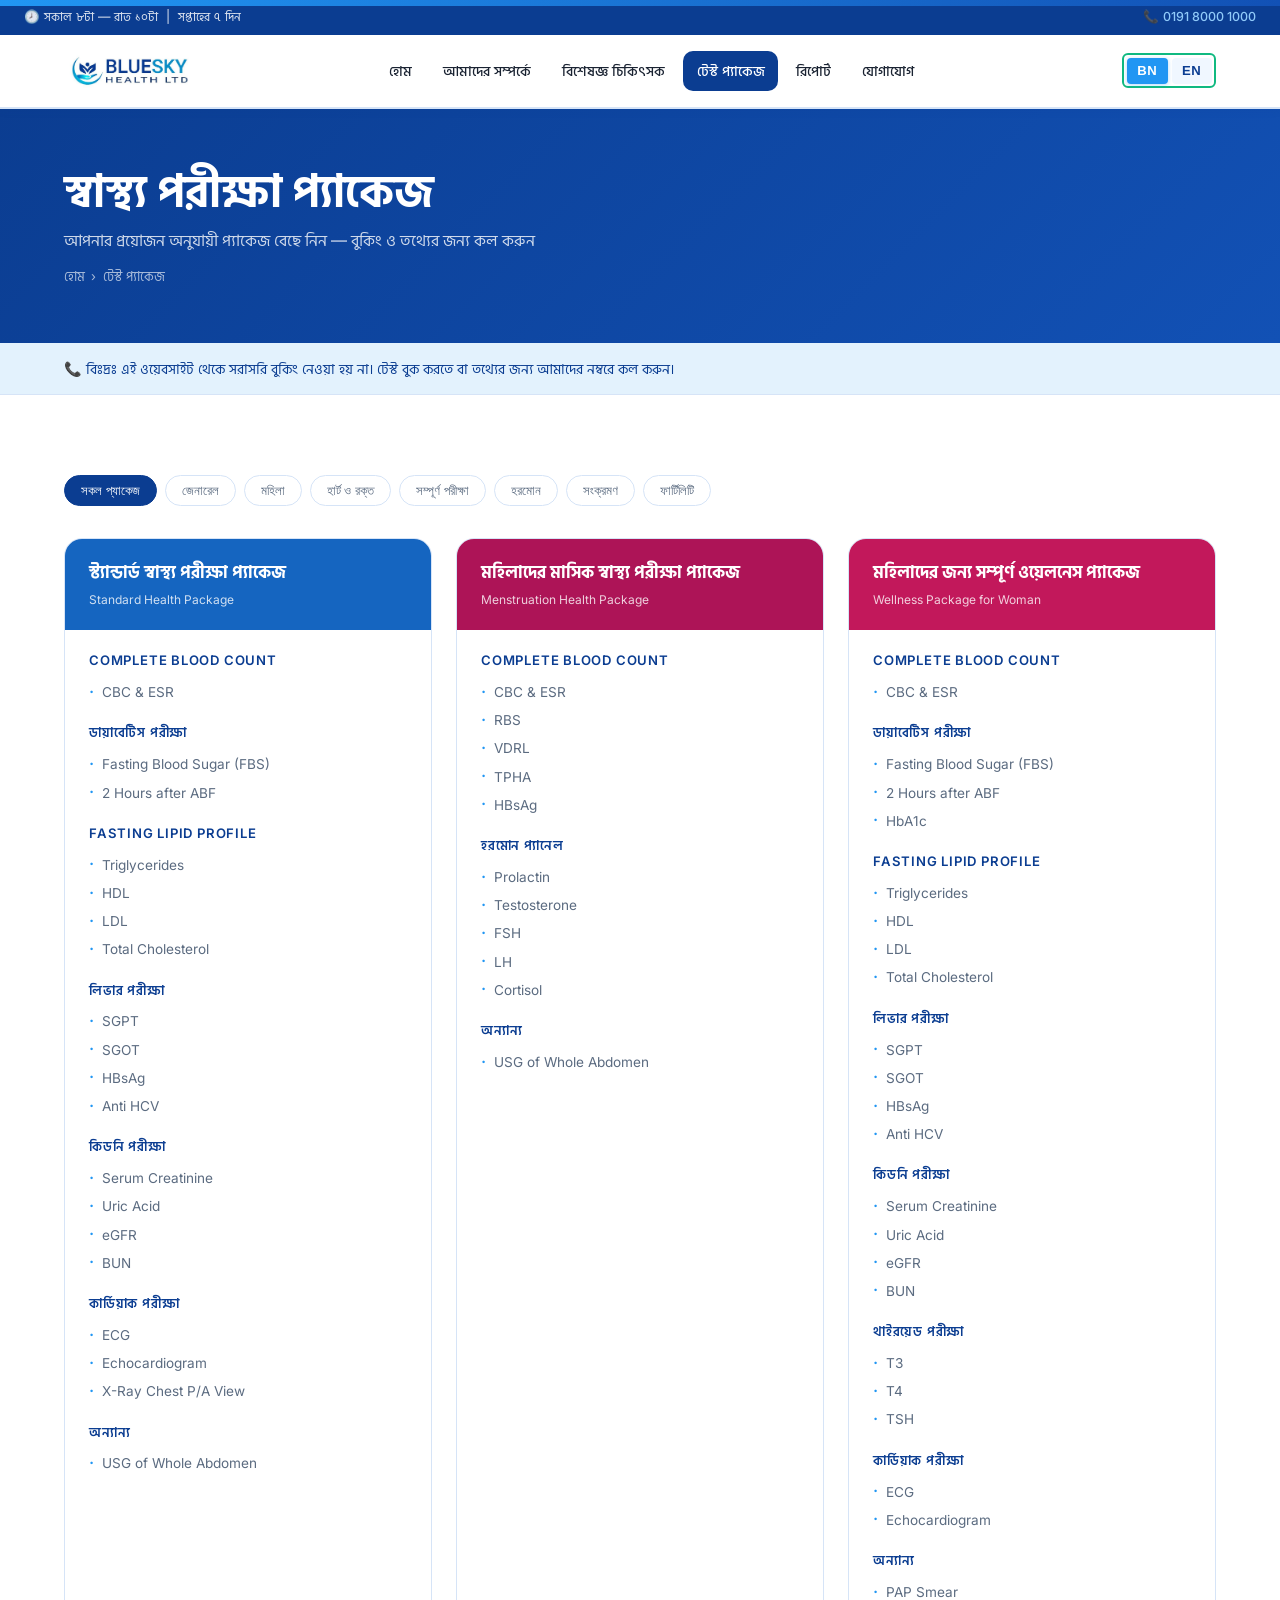
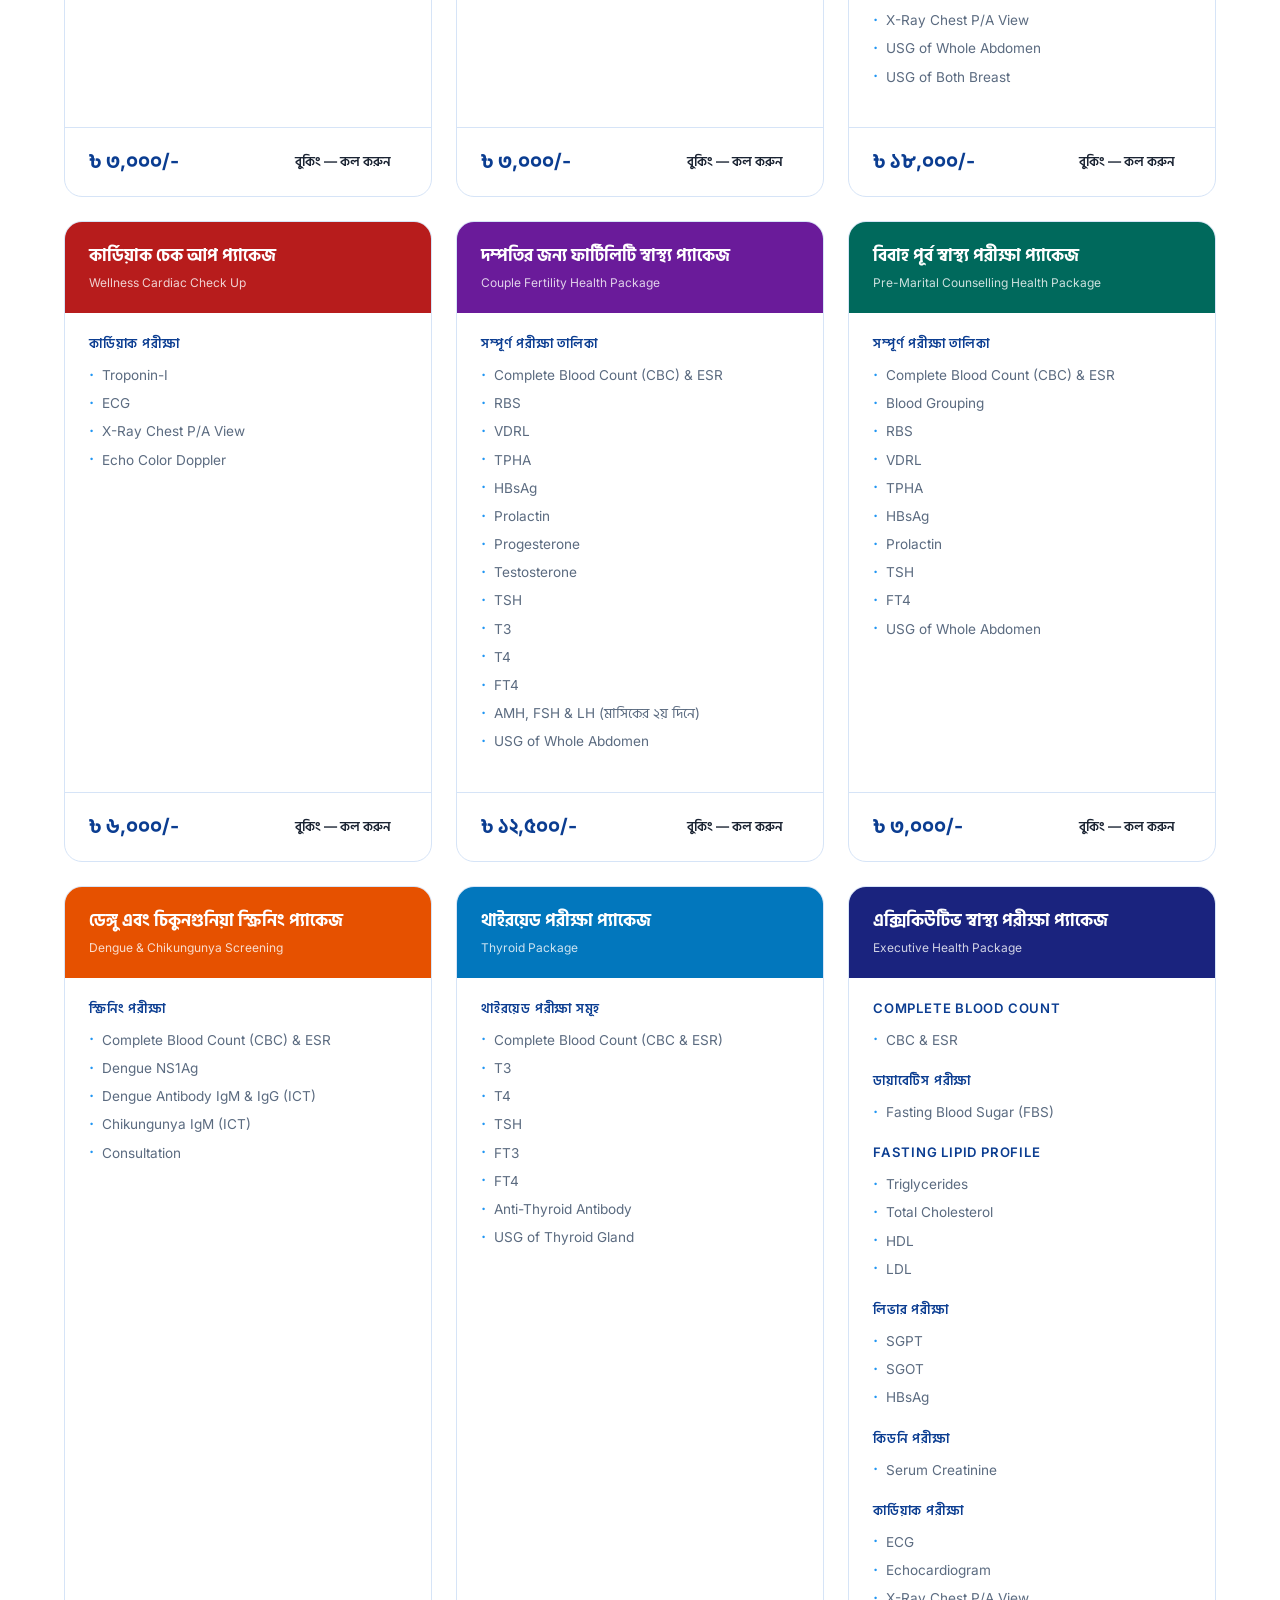
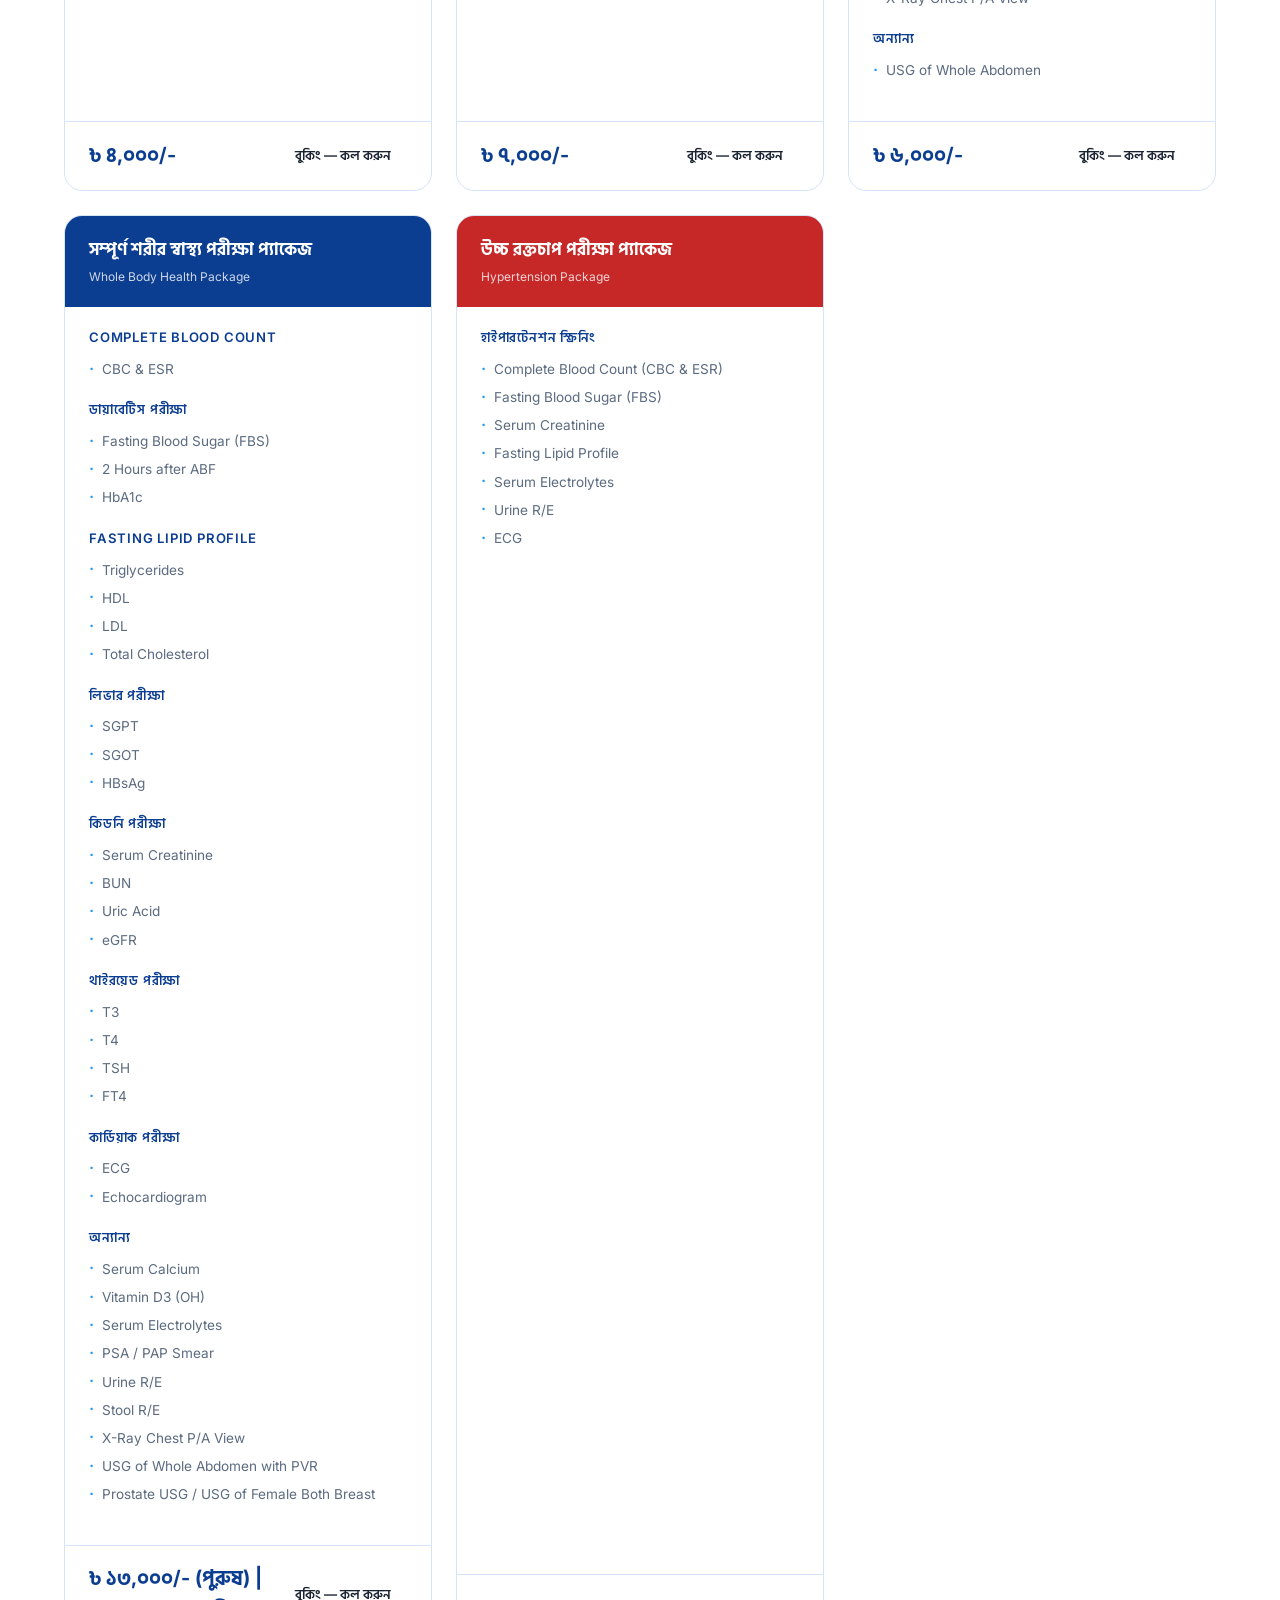
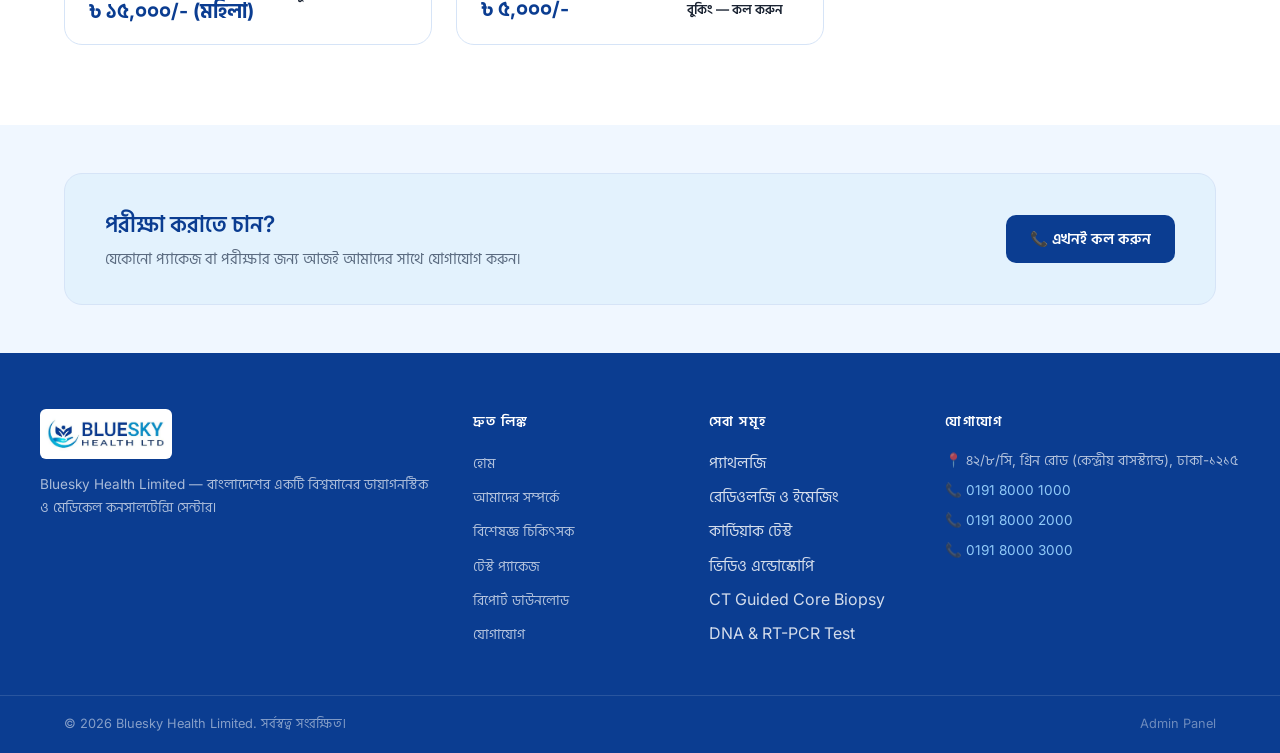
<file: tests.html>
<!DOCTYPE html>
<html lang="bn">
<head>
  <meta charset="UTF-8">
  <meta name="viewport" content="width=device-width, initial-scale=1.0">
  <meta name="description" content="Bluesky Health Limited-এর স্বাস্থ্য পরীক্ষা প্যাকেজসমূহ — Standard, Cardiac, Women's, Executive, Whole Body এবং আরও অনেক প্যাকেজ।">
  <title>টেস্ট প্যাকেজ — Bluesky Health Limited</title>
  <link rel="icon" href="logo.jpeg" type="image/jpeg">
  <link rel="stylesheet" href="style.css">
</head>
<body>

<div id="site-header"></div>

<!-- Page Hero -->
<section class="page-hero">
  <div class="container">
    <h1 id="tests-hero-title">স্বাস্থ্য পরীক্ষা প্যাকেজ</h1>
    <p id="tests-hero-sub">আপনার প্রয়োজন অনুযায়ী প্যাকেজ বেছে নিন — বুকিং ও তথ্যের জন্য কল করুন</p>
    <div class="breadcrumb">
      <a id="breadcrumb-home" href="index.html">হোম</a> › <span id="breadcrumb-current">টেস্ট প্যাকেজ</span>
    </div>
  </div>
</section>

<!-- ══════════ NOTICE ══════════ -->
    <div style="background:var(--light-blue);border-bottom:1px solid var(--border);padding:.85rem 0;">
  <div class="container">
    <p id="tests-notice" style="font-size:.88rem;color:var(--navy);display:flex;align-items:center;gap:.5rem;">
      📞 <strong>বিঃদ্রঃ</strong> এই ওয়েবসাইট থেকে সরাসরি বুকিং নেওয়া হয় না। টেস্ট বুক করতে বা তথ্যের জন্য আমাদের নম্বরে কল করুন।
    </p>
  </div>
</div>

<!-- ══════════ PACKAGES ══════════ -->
<section class="pad bg-white">
  <div class="container">

    <!-- Category Filter -->
    <div class="filter-bar" id="pkg-filter-bar"></div>

    <!-- Packages Grid -->
    <div class="packages-grid" id="packages-grid"></div>

    <!-- Empty -->
    <div id="pkg-empty" style="display:none;text-align:center;padding:3rem 0;">
      <p id="pkg-empty-msg" style="color:var(--text-muted);">এই বিভাগে কোনো প্যাকেজ পাওয়া যায়নি।</p>
    </div>
  </div>
</section>

<!-- ══════════ BOOKING CTA ══════════ -->
<section class="pad-sm bg-light">
  <div class="container">
    <div class="callout-strip">
      <div>
        <h3 id="tests-cta-heading">পরীক্ষা করাতে চান?</h3>
        <p id="tests-cta-sub">যেকোনো প্যাকেজ বা পরীক্ষার জন্য আজই আমাদের সাথে যোগাযোগ করুন।</p>
      </div>
      <a id="tests-cta-phone" href="contact.html" class="btn btn-blue">📞 এখনই কল করুন</a>
    </div>
  </div>
</section>

<div id="site-footer"></div>

<script>try{if(localStorage.getItem('bsky_data_version')!=='2'){['banners','contact','doctors','packages','services','equipment','stats'].forEach(k=>localStorage.removeItem('bsky_'+k));localStorage.setItem('bsky_data_version','2');}}catch(_){}</script>
<script src="data.js"></script>
<script src="components.js"></script>
<script>
document.addEventListener("DOMContentLoaded", () => {
  const data = getSiteData();
  let active = "all";

  renderHeader("tests");
  renderFooter();
  initBannerPopup();

  // Page-level localization helper
  const setText = (id, bn, en, html) => {
    const el = document.getElementById(id);
    if (!el) return;
    if (html) el.innerHTML = window.l ? window.l(bn, en) : bn;
    else el.textContent = window.l ? window.l(bn, en) : bn;
  };

  // Localize hero, breadcrumb and notices
  setText('tests-hero-title', 'স্বাস্থ্য পরীক্ষা প্যাকেজ', 'Health Test Packages');
  setText('tests-hero-sub', 'আপনার প্রয়োজন অনুযায়ী প্যাকেজ বেছে নিন — বুকিং ও তথ্যের জন্য কল করুন', 'Choose the right package for your needs — call for booking and information');
  setText('breadcrumb-home', 'হোম', 'Home');
  setText('breadcrumb-current', 'টেস্ট প্যাকেজ', 'Test Packages');
  setText('tests-notice', '📞 বিঃদ্রঃ এই ওয়েবসাইট থেকে সরাসরি বুকিং নেওয়া হয় না। টেস্ট বুক করতে বা তথ্যের জন্য আমাদের নম্বরে কল করুন।', '📞 Note: This website does not accept direct bookings. Call our number to book tests or for information.');
   // Page title and meta
   if (window.l) document.title = window.l('টেস্ট প্যাকেজ — Bluesky Health Limited', 'Test Packages — Bluesky Health Limited');
   const meta = document.querySelector('meta[name="description"]');
   if (meta && window.l) meta.content = window.l('Bluesky Health Limited-এর স্বাস্থ্য পরীক্ষা প্যাকেজসমূহ — Standard, Cardiac, Women\'s, Executive, Whole Body এবং আরও অনেক প্যাকেজ।', 'Bluesky Health Limited test packages — Standard, Cardiac, Women\'s, Executive, Whole Body and many more.');
  setText('pkg-empty-msg', 'এই বিভাগে কোনো প্যাকেজ পাওয়া যায়নি।', 'No packages found in this category.');

  setText('tests-cta-heading', 'পরীক্ষা করাতে চান?', 'Want to get tested?');
  setText('tests-cta-sub', 'যেকোনো প্যাকেজ বা পরীক্ষার জন্য আজই আমাদের সাথে যোগাযোগ করুন।', 'Contact us today for any package or test.');

  // Filter bar
  const filterBar = document.getElementById("pkg-filter-bar");
  filterBar.innerHTML = data.packageCategories.map(c =>
    `<button class="filter-btn${c.id==="all"?" active":""}" data-cat="${c.id}">${window.l(c.label, c.labelEn)}</button>`
  ).join("");

  filterBar.addEventListener("click", e => {
    const btn = e.target.closest(".filter-btn");
    if (!btn) return;
    active = btn.dataset.cat;
    filterBar.querySelectorAll(".filter-btn").forEach(b => b.classList.remove("active"));
    btn.classList.add("active");
    render();
  });

  function render() {
    const grid  = document.getElementById("packages-grid");
    const empty = document.getElementById("pkg-empty");
    const filtered = active === "all"
      ? data.packages
      : data.packages.filter(p => p.category === active);
    grid.innerHTML  = filtered.map(packageCard).join("");
    empty.style.display = filtered.length ? "none" : "block";
  }

  render();

  // Language-aware CTA text
  const cta = document.getElementById('tests-cta-phone');
  if (cta && window.l) cta.textContent = window.l('📞 এখনই কল করুন', '📞 Call Now');
});
</script>
</body>
</html>
</file>
<file: style.css>
/* ═══════════════════════════════════════════════════════
   BLUESKY HEALTH LTD — Global Design System
   Theme: Deep Blue & White | Minimalistic & Professional
═══════════════════════════════════════════════════════ */

@import url('https://fonts.googleapis.com/css2?family=Inter:wght@300;400;500;600;700&family=Hind+Siliguri:wght@300;400;500;600;700&display=swap');

/* ─── CSS Variables ─── */
:root {
  --navy:        #0B3D91;
  --royal:       #1251B5;
  --blue:        #1565C0;
  --sky:         #2196F3;
  --light-blue:  #E3F2FD;
  --pale-blue:   #F0F7FF;
  --white:       #FFFFFF;
  --off-white:   #F8FAFD;
  --text:        #1A2332;
  --text-muted:  #5B6B80;
  --border:      #D6E4F7;
  --success:     #2E7D32;
  --shadow-sm:   0 2px 8px rgba(11,61,145,.08);
  --shadow-md:   0 6px 24px rgba(11,61,145,.12);
  --shadow-lg:   0 16px 48px rgba(11,61,145,.16);
  --radius:      10px;
  --radius-lg:   18px;
  --transition:  .22s ease;
  --header-h:    72px;
}

/* ─── Language indicator backgrounds & UI tweaks ─── */
/* Subtle page tint to indicate selected language */
body.bsky-lang-en { background: linear-gradient(180deg, rgba(33,150,243,0.04), var(--off-white)); }
body.bsky-lang-bn { background: linear-gradient(180deg, rgba(16,185,129,0.03), var(--off-white)); }

/* Top stripe to indicate active language more clearly */
body.bsky-lang-en::before,
body.bsky-lang-bn::before { content: ""; position:fixed; left:0; right:0; top:0; height:6px; z-index:99999; }
body.bsky-lang-en::before { background: linear-gradient(90deg, var(--sky), var(--royal)); }
body.bsky-lang-bn::before { background: linear-gradient(90deg, var(--sky), var(--royal)); }

/* Hide the redundant English subtitle when page is in English mode */
body.bsky-lang-en .svc-en { display: none; }

/* Active lang indicator in the switch itself — highlights which button is active */
body.bsky-lang-en .lang-switch { border-color: var(--sky); }
body.bsky-lang-bn .lang-switch { border-color: #10B981; }

/* Language switch container */
.lang-switch {
  background: var(--white);
  padding: .15rem;
  border-radius: 6px;
  border: 2px solid var(--border);
  display: inline-flex;
  gap: .15rem;
}

/* Language button styles */
.lang-btn {
  font-weight: 600;
  cursor: pointer;
  border: none;
  background: var(--pale-blue);
  color: var(--navy);
  padding: .35rem .65rem;
  border-radius: 4px;
  font-size: .82rem;
  letter-spacing: .04em;
  transition: background .2s ease, color .2s ease;
}
.lang-btn:hover { background: var(--light-blue); }
.lang-btn.active {
  background: var(--sky);
  color: var(--white);
  box-shadow: 0 1px 4px rgba(33,150,243,.35);
}

/* ─── Reset & Base ─── */
*, *::before, *::after { margin:0; padding:0; box-sizing:border-box; }

html { scroll-behavior: smooth; font-size: 16px; }

body {
  font-family: 'Inter', 'Hind Siliguri', sans-serif;
  background: var(--off-white);
  color: var(--text);
  line-height: 1.65;
  min-height: 100vh;
  display: flex;
  flex-direction: column;
  overflow-x: hidden;
}

a { color: inherit; text-decoration: none; transition: color var(--transition); }
a:hover { color: var(--sky); }
img { max-width: 100%; height: auto; display: block; }
ul { list-style: none; }
address { font-style: normal; }

/* ─── Typography ─── */
h1 { font-size: clamp(1.8rem, 4vw, 2.8rem); font-weight: 700; line-height:1.2; }
h2 { font-size: clamp(1.4rem, 3vw, 2rem);   font-weight: 700; line-height:1.25; }
h3 { font-size: clamp(1.1rem, 2.5vw, 1.4rem); font-weight: 600; }
h4 { font-size: 1.05rem; font-weight: 600; }
h5 { font-size: .9rem;   font-weight: 600; color: var(--navy); }
p  { line-height: 1.7; }

.section-label { text-transform:uppercase; letter-spacing:.12em; font-size:.72rem; font-weight:600; color:var(--sky); margin-bottom:.5rem; }
.section-title { color: var(--navy); margin-bottom:.75rem; }
.section-subtitle { color: var(--text-muted); font-size:.98rem; max-width:560px; }
.section-header { text-align:center; margin-bottom:3rem; }
.section-header .section-subtitle { margin:0 auto; }

/* ─── Container ─── */
.container {
  width: min(100%, 1200px);
  margin: 0 auto;
  padding: 0 1.5rem;
}

section.pad { padding: 5rem 0; }
section.pad-sm { padding: 3rem 0; }

/* ═══════════ TOPBAR ═══════════ */
.topbar {
  background: var(--navy);
  color: rgba(255,255,255,.88);
  font-size: .78rem;
  padding: .45rem 1.5rem;
  display: flex;
  justify-content: space-between;
  align-items: center;
  gap: 1rem;
  flex-wrap: wrap;
}
.topbar a { color: #90CAF9; font-weight: 500; }
.topbar a:hover { color: #fff; }

/* ═══════════ MAIN HEADER ═══════════ */
.main-header {
  background: var(--white);
  border-bottom: 2px solid var(--border);
  position: sticky;
  top: 0;
  z-index: 900;
  box-shadow: var(--shadow-sm);
}

.header-inner {
  display: flex;
  align-items: center;
  justify-content: space-between;
  height: var(--header-h);
  gap: 1.5rem;
}

/* Brand */
.brand { display:flex; align-items:center; gap:.75rem; flex-shrink:0; }
.logo-img { height: 50px; width: auto; border-radius:6px; object-fit:contain; }
.brand-text { display:flex; flex-direction:column; line-height:1.2; }
.brand-text strong { font-size:1.05rem; color:var(--navy); letter-spacing:.04em; }
.brand-text small { font-size:.68rem; color:var(--text-muted); font-weight:400; text-transform:uppercase; letter-spacing:.06em; }

/* Nav */
.main-nav { display:flex; align-items:center; gap:.25rem; }
.nav-link {
  padding: .5rem .85rem;
  border-radius: var(--radius);
  font-size: .88rem;
  font-weight: 500;
  color: var(--text);
  transition: background var(--transition), color var(--transition);
  white-space: nowrap;
}
.nav-link:hover  { background: var(--light-blue); color: var(--navy); }
.nav-link.active { background: var(--navy); color: var(--white) !important; }

/* Hamburger */
.hamburger { display:none; flex-direction:column; gap:5px; background:none; border:none; cursor:pointer; padding:.5rem; }
.hamburger span { display:block; width:24px; height:2px; background:var(--navy); border-radius:2px; transition: var(--transition); }

/* ═══════════ HERO SECTION ═══════════ */
.hero {
  background: linear-gradient(135deg, var(--navy) 0%, var(--royal) 50%, var(--blue) 100%);
  color: var(--white);
  padding: 5rem 0 4rem;
  position: relative;
  overflow: hidden;
}
.hero::before {
  content: '';
  position: absolute; inset: 0;
  background: url("data:image/svg+xml,%3Csvg width='60' height='60' viewBox='0 0 60 60' xmlns='http://www.w3.org/2000/svg'%3E%3Cg fill='none' fill-rule='evenodd'%3E%3Cg fill='%23FFFFFF' fill-opacity='0.03'%3E%3Ccircle cx='30' cy='30' r='30'/%3E%3C/g%3E%3C/g%3E%3C/svg%3E");
}
.hero .container { position:relative; z-index:1; }
.hero-grid { display:grid; grid-template-columns:1fr 1fr; gap:3rem; align-items:center; }
.hero-badge { display:inline-flex; align-items:center; gap:.4rem; background:rgba(255,255,255,.12); border:1px solid rgba(255,255,255,.25); border-radius:999px; padding:.35rem .9rem; font-size:.78rem; font-weight:500; margin-bottom:1.25rem; }
.hero h1 { margin-bottom:1rem; }
.hero-sub { font-size:1.05rem; opacity:.88; margin-bottom:2rem; max-width: 480px; }
.hero-cta { display:flex; gap:1rem; flex-wrap:wrap; }
.hero-card { background:rgba(255,255,255,.1); backdrop-filter:blur(10px); border:1px solid rgba(255,255,255,.2); border-radius:var(--radius-lg); padding:2rem; }
.hero-card h3 { margin-bottom:1.25rem; font-size:1rem; opacity:.85; }
.hero-phone-list { display:flex; flex-direction:column; gap:.6rem; }
.hero-phone { display:flex; align-items:center; gap:.6rem; font-size:1rem; font-weight:500; }
.hero-phone span { font-size:1.25rem; }

/* ═══════════ BUTTONS ═══════════ */
.btn {
  display: inline-flex; align-items:center; gap:.4rem;
  padding: .72rem 1.5rem;
  border-radius: var(--radius);
  font-weight: 600; font-size: .92rem;
  cursor: pointer; border: none;
  transition: all var(--transition);
  white-space: nowrap;
}
.btn-primary {
  background: var(--white); color: var(--navy);
  box-shadow: 0 4px 16px rgba(255,255,255,.2);
}
.btn-primary:hover { background: var(--light-blue); color: var(--navy); transform: translateY(-1px); }
.btn-outline {
  background: transparent; color: var(--white);
  border: 2px solid rgba(255,255,255,.5);
}
.btn-outline:hover { background: rgba(255,255,255,.12); border-color: var(--white); }
.btn-blue { background: var(--navy); color: var(--white); }
.btn-blue:hover { background: var(--royal); color: var(--white); transform: translateY(-1px); box-shadow: var(--shadow-md); }
.btn-ghost { background: transparent; color: var(--navy); border: 2px solid var(--navy); }
.btn-ghost:hover { background: var(--navy); color: var(--white); }
.btn-sm { padding: .45rem 1rem; font-size: .82rem; border-radius: 6px; }

/* ═══════════ STATS BAR ═══════════ */
.stats-bar { background: var(--white); border-bottom: 1px solid var(--border); padding: 1.75rem 0; }
.stats-grid { display:grid; grid-template-columns: repeat(4, 1fr); gap:1rem; }
.stat-item { text-align:center; padding: .75rem; border-right: 1px solid var(--border); }
.stat-item:last-child { border:none; }
.stat-value  { font-size: 2rem; font-weight: 700; color: var(--navy); line-height:1; margin-bottom:.25rem; }
.stat-label  { font-size: .78rem; color: var(--text-muted); font-weight: 500; }

/* ═══════════ SECTION BACKGROUNDS ═══════════ */
.bg-white  { background: var(--white); }
.bg-light  { background: var(--pale-blue); }
.bg-navy   { background: var(--navy); color: var(--white); }
.bg-navy h2, .bg-navy h3, .bg-navy .section-title { color: var(--white); }
.bg-navy .section-label { color: #90CAF9; }
.bg-navy .section-subtitle { color: rgba(255,255,255,.72); }

/* ═══════════ SERVICE CARDS ═══════════ */
.services-grid { display:grid; grid-template-columns: repeat(auto-fill, minmax(300px, 1fr)); gap:1.5rem; }
.service-card {
  background: var(--white); border: 1px solid var(--border);
  border-radius: var(--radius-lg); padding: 1.75rem;
  transition: box-shadow var(--transition), transform var(--transition);
}
.service-card:hover { box-shadow: var(--shadow-md); transform: translateY(-3px); }
.service-icon { font-size: 2.2rem; margin-bottom:1rem; }
.service-card h3 { color: var(--navy); margin-bottom:.25rem; font-size:1.05rem; }
.service-card .svc-en { font-size:.78rem; color:var(--text-muted); margin-bottom:.85rem; text-transform:uppercase; letter-spacing:.05em; }
.service-card ul li { padding:.28rem 0; font-size:.9rem; color:var(--text-muted); border-bottom:1px solid var(--border); display:flex; align-items:center; gap:.5rem; }
.service-card ul li::before { content:'✓'; color:var(--sky); font-weight:700; flex-shrink:0; }
.service-card ul li:last-child { border:none; }
.svc-note { font-size:.78rem; color:var(--sky); font-weight:600; margin-top:.75rem; }

/* ═══════════ DOCTOR CARDS ═══════════ */
.doctors-grid { display:grid; grid-template-columns: repeat(auto-fill, minmax(240px, 1fr)); gap:1.5rem; }
.doctor-card {
  background: var(--white); border: 1px solid var(--border);
  border-radius: var(--radius-lg); overflow: hidden;
  transition: box-shadow var(--transition), transform var(--transition);
}
.doctor-card:hover { box-shadow: var(--shadow-md); transform: translateY(-3px); }
.doctor-img-wrap {
  height: 220px; overflow: hidden; position: relative;
  background: linear-gradient(135deg, var(--light-blue), var(--pale-blue));
  display: flex; align-items: center; justify-content: center;
}
/* object-position 50% 20% keeps the face visible for portrait, square,
   and wide/landscape doctor photos regardless of original resolution */
.doctor-img-wrap img { width:100%; height:100%; object-fit:cover; object-position:50% 20%; transition:transform .4s ease; display:block; }
.doctor-card:hover .doctor-img-wrap img { transform:scale(1.06); }
.doctor-info { padding: 1.25rem; }
.badge { display:inline-block; padding:.2rem .65rem; border-radius:999px; font-size:.7rem; font-weight:600; text-transform:uppercase; letter-spacing:.05em; margin-bottom:.6rem; }
.badge-specialty { background: var(--light-blue); color: var(--navy); }
.doctor-name { font-size:1rem; font-weight:700; color:var(--navy); margin-bottom:.3rem; line-height:1.35; }
.doctor-degrees { font-size:.8rem; color:var(--text-muted); margin-bottom:.3rem; line-height:1.5; }
.doctor-inst { font-size:.78rem; color:var(--sky); font-weight:500; margin-bottom:.5rem; }
.doctor-spec-tag { display:inline-block; background:var(--pale-blue); color:var(--navy); font-size:.75rem; padding:.2rem .7rem; border-radius:6px; font-weight:500; margin-top:.4rem; }

/* ═══════════ FILTER BAR ═══════════ */
.filter-bar { display:flex; flex-wrap:wrap; gap:.5rem; margin-bottom:2rem; }
.filter-btn {
  padding: .4rem 1rem; border-radius: 999px;
  font-size: .82rem; font-weight:500; cursor:pointer;
  background: var(--white); color: var(--text-muted);
  border: 1.5px solid var(--border); transition: all var(--transition);
}
.filter-btn:hover { border-color: var(--sky); color: var(--sky); }
.filter-btn.active { background: var(--navy); color: var(--white); border-color: var(--navy); }

/* ═══════════ PACKAGE CARDS ═══════════ */
.packages-grid { display:grid; grid-template-columns: repeat(auto-fill, minmax(300px, 1fr)); gap:1.5rem; }
.pkg-card {
  background: var(--white); border: 1px solid var(--border);
  border-radius: var(--radius-lg); overflow:hidden;
  display:flex; flex-direction:column;
  transition: box-shadow var(--transition), transform var(--transition);
}
.pkg-card:hover { box-shadow: var(--shadow-lg); transform: translateY(-4px); }
.pkg-header { padding: 1.25rem 1.5rem; color: var(--white); }
.pkg-header h3 { font-size:1.05rem; font-weight:700; margin-bottom:.2rem; }
.pkg-name-en { font-size:.75rem; opacity:.8; font-weight:400; }
.pkg-body { padding: 1.25rem 1.5rem; flex:1; }
.pkg-group { margin-bottom:1rem; }
.pkg-group h5 { font-size:.82rem; text-transform:uppercase; letter-spacing:.06em; color:var(--navy); margin-bottom:.4rem; }
.pkg-group ul li { font-size:.85rem; color:var(--text-muted); padding:.18rem 0; display:flex; align-items:center; gap:.5rem; }
.pkg-group ul li::before { content:'·'; color:var(--sky); font-size:1.2rem; line-height:1; }
.pkg-footer {
  padding: 1rem 1.5rem; border-top:1px solid var(--border);
  display:flex; align-items:center; justify-content:space-between; gap:.75rem;
}
.pkg-price { font-size:1.25rem; font-weight:700; color:var(--navy); }

/* ═══════════ EQUIPMENT CARDS ═══════════ */
.equipment-grid { display:grid; grid-template-columns: repeat(auto-fill, minmax(280px, 1fr)); gap:1.5rem; }
.equip-card {
  background: var(--white); border: 1px solid var(--border);
  border-radius: var(--radius-lg); overflow:hidden;
  transition: box-shadow var(--transition);
}
.equip-card:hover { box-shadow: var(--shadow-md); }
.equip-img-wrap {
  height: 210px; overflow: hidden;
  background: #fff;
  border-bottom: 1px solid var(--border);
  display: flex; align-items: center; justify-content: center;
  padding: 0.9rem;
  box-sizing: border-box;
}
.equip-img-wrap img {
  width: 100%; height: 100%;
  object-fit: contain;
  object-position: center center;
}
.equip-placeholder { font-size:3.5rem; opacity:.4; }
.equip-info { padding:1.25rem; }
.equip-info h3 { font-size:1rem; color:var(--navy); margin-bottom:.25rem; }
.equip-brand { font-size:.78rem; font-weight:600; color:var(--sky); text-transform:uppercase; letter-spacing:.06em; margin-bottom:.5rem; }
.equip-info p { font-size:.85rem; color:var(--text-muted); }

/* ═══════════ ABOUT PAGE ═══════════ */
.about-grid { display:grid; grid-template-columns: 1fr 1fr; gap:3.5rem; align-items:center; }
.about-img-wrap { border-radius:var(--radius-lg); overflow:hidden; box-shadow:var(--shadow-lg); }
.about-img-wrap img { width:100%; height:400px; object-fit:cover; object-position:center top; }
.about-text p { color:var(--text-muted); margin-bottom:1rem; }
.about-values { display:grid; grid-template-columns:1fr 1fr; gap:1rem; margin-top:1.5rem; }
.value-item { display:flex; align-items:flex-start; gap:.75rem; padding:1rem; background:var(--pale-blue); border-radius:var(--radius); border-left:3px solid var(--navy); }
.value-icon { font-size:1.4rem; flex-shrink:0; }
.value-item h4 { font-size:.88rem; color:var(--navy); margin-bottom:.2rem; }
.value-item p  { font-size:.8rem; color:var(--text-muted); }

/* MD Section */
.md-section { background: var(--white); }
.md-grid { display:grid; grid-template-columns: 320px 1fr; gap:3rem; align-items:start; }
.md-photo-wrap { position:sticky; top:calc(var(--header-h) + 2rem); }
.md-photo { border-radius:var(--radius-lg); overflow:hidden; box-shadow:var(--shadow-lg); }
.md-photo img { width:100%; height:380px; object-fit:cover; object-position:top; }
.md-photo-cap { text-align:center; margin-top:.75rem; }
.md-photo-cap strong { display:block; font-size:.95rem; color:var(--navy); }
.md-photo-cap span   { font-size:.78rem; color:var(--text-muted); }
.md-quote { border-left:4px solid var(--navy); padding:1rem 1.5rem; background:var(--pale-blue); border-radius:0 var(--radius) var(--radius) 0; margin-bottom:1.5rem; font-size:1.05rem; font-style:italic; color:var(--navy); }
.md-bio p { color:var(--text-muted); margin-bottom:1rem; }

/* ═══════════ TIMELINE / MILESTONES ═══════════ */
.timeline { display:flex; flex-direction:column; gap:1.5rem; position:relative; padding-left:2.5rem; }
.timeline::before { content:''; position:absolute; left:.75rem; top:0; bottom:0; width:2px; background:var(--border); }
.tl-item { position:relative; }
.tl-dot { position:absolute; left:-2.5rem; top:.25rem; width:18px; height:18px; border-radius:50%; background:var(--navy); border:3px solid var(--white); box-shadow:0 0 0 2px var(--border); flex-shrink:0; }
.tl-item h4 { color:var(--navy); margin-bottom:.25rem; }
.tl-item p  { font-size:.88rem; color:var(--text-muted); }

/* ═══════════ REPORT PAGE ═══════════ */
.report-section { min-height:60vh; display:flex; align-items:center; padding: 4rem 0; }
.report-card { max-width:520px; margin:0 auto; background:var(--white); border-radius:var(--radius-lg); border:1px solid var(--border); padding:2.5rem; box-shadow:var(--shadow-md); }
.report-card h2 { color:var(--navy); margin-bottom:.5rem; }
.report-card p  { color:var(--text-muted); margin-bottom:1.5rem; }
.form-group { margin-bottom:1.25rem; }
.form-group label { display:block; font-weight:600; font-size:.88rem; color:var(--navy); margin-bottom:.4rem; }
.form-group input, .form-group select, .form-group textarea {
  width:100%; padding:.7rem 1rem;
  border:1.5px solid var(--border); border-radius:var(--radius);
  font-size:.92rem; font-family:inherit; color:var(--text);
  background:var(--white);
  transition: border-color var(--transition), box-shadow var(--transition);
}
.form-group input:focus, .form-group select:focus, .form-group textarea:focus {
  outline:none; border-color:var(--sky); box-shadow:0 0 0 3px rgba(33,150,243,.12);
}
.api-notice { background:var(--light-blue); border:1px solid var(--border); border-radius:var(--radius); padding:1rem 1.25rem; margin-top:1.25rem; font-size:.85rem; color:var(--navy); }
.api-notice strong { display:block; margin-bottom:.25rem; }

/* ═══════════ CONTACT PAGE ═══════════ */
.contact-grid { display:grid; grid-template-columns: 1fr 1fr; gap:3rem; }
.contact-info-card { background:var(--white); border-radius:var(--radius-lg); border:1px solid var(--border); padding:2rem; }
.contact-info-card h3 { color:var(--navy); margin-bottom:1.25rem; }
.contact-item { display:flex; align-items:flex-start; gap:1rem; padding:.85rem 0; border-bottom:1px solid var(--border); }
.contact-item:last-child { border:none; }
.contact-icon { width:40px; height:40px; border-radius:10px; background:var(--light-blue); display:flex; align-items:center; justify-content:center; font-size:1.2rem; flex-shrink:0; }
.contact-item-body h5 { color:var(--navy); font-size:.88rem; margin-bottom:.25rem; }
.contact-item-body p, .contact-item-body a { font-size:.9rem; color:var(--text-muted); display:block; }
.map-wrap { border-radius:var(--radius-lg); overflow:hidden; height:100%; min-height:380px; border:1px solid var(--border); }
.map-wrap iframe { width:100%; height:100%; min-height:380px; border:none; display:block; }

/* ═══════════ BANNER POPUP ═══════════ */
.popup-overlay {
  position:fixed; inset:0; background:rgba(11,61,145,.65);
  backdrop-filter:blur(5px); -webkit-backdrop-filter:blur(5px);
  z-index:9999;
  display:flex; align-items:center; justify-content:center;
  padding:1rem;
  animation: popupFadeIn .35s ease both;
}
.popup-overlay.popup-exit { animation: popupFadeOut .3s ease both; }

.popup-box {
  position:relative; max-width:600px; width:100%;
  background:#000; border-radius:var(--radius-lg);
  overflow:hidden; box-shadow:var(--shadow-lg);
  animation: popupSlideUp .35s ease both;
  transition: transform .3s ease, opacity .3s ease;
}

/* Full banner — no cropping at any resolution.
   Natural width:100%, height follows aspect ratio.
   If taller than 75vh it fits inside (letterbox) rather than crop. */
.popup-img {
  width:100%; height:auto;
  max-height:75vh; object-fit:contain;
  background:#000; display:block;
  transition: opacity .28s ease;   /* crossfade between slides */
}
.popup-img.fading { opacity: 0; } /* added/removed by JS updateBanner() */

.popup-close {
  position:absolute; top:.65rem; right:.65rem; z-index:10;
  background:rgba(0,0,0,.6); color:#fff; border:none; cursor:pointer;
  border-radius:50%; width:34px; height:34px; font-size:1.25rem;
  display:flex; align-items:center; justify-content:center;
  transition: background var(--transition), transform var(--transition);
  line-height:1;
}
.popup-close:hover { background:rgba(0,0,0,.88); transform:scale(1.1); }
.popup-close:focus-visible { outline:2px solid #fff; outline-offset:2px; }

.popup-nav {
  position:absolute; top:50%; transform:translateY(-50%); z-index:10;
  background:rgba(0,0,0,.45); color:#fff; border:none; cursor:pointer;
  width:38px; height:38px; border-radius:50%;
  display:flex; align-items:center; justify-content:center; font-size:1.7rem;
  transition: background var(--transition), transform var(--transition);
  user-select:none; line-height:1;
}
.popup-nav:hover { background:rgba(0,0,0,.78); transform:translateY(-50%) scale(1.1); }
.popup-nav:focus-visible { outline:2px solid #fff; outline-offset:2px; }
.popup-prev { left:.55rem; }
.popup-next { right:.55rem; }

.popup-caption {
  padding:.55rem 3rem .1rem; font-size:.82rem; color:rgba(255,255,255,.75);
  text-align:center; line-height:1.45;
  min-height:1.2em; background:#000;
}

.popup-dots {
  display:flex; justify-content:center; gap:.45rem;
  padding:.3rem 1rem .6rem; background:#000;
}
.dot {
  width:9px; height:9px; border-radius:50%;
  background:rgba(255,255,255,.35); border:none; cursor:pointer;
  transition: background var(--transition), transform var(--transition);
  padding:0;
}
.dot:hover  { background:rgba(255,255,255,.7); }
.dot.active { background:#fff; transform:scale(1.25); }

.popup-counter {
  text-align:center; font-size:.72rem; color:rgba(255,255,255,.5);
  padding:0 1rem .55rem; letter-spacing:.05em; background:#000;
}

/* ═══════════ FOOTER ═══════════ */
.footer { background:var(--navy); color:rgba(255,255,255,.82); margin-top:auto; }
.footer-grid { display:grid; grid-template-columns: 2fr 1fr 1fr 1.5fr; gap:2.5rem; padding:3.5rem 0 2.5rem; }
.footer-logo { height:50px; width:auto; border-radius:6px; margin-bottom:.85rem; }
.footer-about { font-size:.85rem; color:rgba(255,255,255,.65); line-height:1.7; }
.footer-col h4 { color:var(--white); font-size:.88rem; text-transform:uppercase; letter-spacing:.08em; margin-bottom:1rem; }
.footer-col ul li { margin-bottom:.5rem; }
.footer-col ul li a, .footer-col address p { font-size:.85rem; color:rgba(255,255,255,.68); transition:color var(--transition); }
.footer-col ul li a:hover { color:var(--white); }
.footer-col address p { margin-bottom:.45rem; }
.footer-col address a { color:#90CAF9; }
.footer-col address a:hover { color:#fff; }
.footer-bottom {
  border-top:1px solid rgba(255,255,255,.12); padding:1.1rem 0;
}
.footer-bottom .container { display:flex; justify-content:space-between; align-items:center; flex-wrap:wrap; gap:.5rem; font-size:.8rem; color:rgba(255,255,255,.5); }
.footer-bottom a { color:rgba(255,255,255,.4); }
.footer-bottom a:hover { color:#fff; }

/* ═══════════ PAGE HERO (inner pages) ═══════════ */
.page-hero {
  background: linear-gradient(135deg, var(--navy) 0%, var(--royal) 100%);
  color: var(--white);
  padding: 3.5rem 0;
}
.page-hero h1 { margin-bottom:.5rem; }
.page-hero p   { opacity:.8; font-size:1rem; }
.breadcrumb { display:flex; align-items:center; gap:.4rem; font-size:.8rem; opacity:.65; margin-top:.75rem; }
.breadcrumb a { color:inherit; }
.breadcrumb a:hover { opacity:1; }

/* ═══════════ CALLOUT STRIP ═══════════ */
.callout-strip {
  background: var(--light-blue); border: 1px solid var(--border);
  border-radius: var(--radius-lg); padding: 2rem 2.5rem;
  display:flex; align-items:center; justify-content:space-between; gap:1.5rem; flex-wrap:wrap;
}
.callout-strip h3 { color:var(--navy); margin-bottom:.3rem; }
.callout-strip p  { color:var(--text-muted); font-size:.92rem; }

/* ═══════════ ADMIN PANEL ═══════════ */
.admin-wrap { min-height:100vh; background:var(--off-white); }
.admin-header { background:var(--navy); color:var(--white); padding:1rem 1.5rem; display:flex; align-items:center; justify-content:space-between; }
.admin-header h1 { font-size:1.2rem; }
.admin-layout { display:grid; grid-template-columns:240px 1fr; min-height:calc(100vh - 60px); }
.admin-sidebar { background:var(--white); border-right:1px solid var(--border); padding:1.5rem 0; }
.admin-sidebar h2 { font-size:.72rem; text-transform:uppercase; letter-spacing:.1em; color:var(--text-muted); padding:.35rem 1.5rem; margin-top:.75rem; }
.admin-nav-item { display:flex; align-items:center; gap:.65rem; padding:.7rem 1.5rem; font-size:.88rem; font-weight:500; cursor:pointer; color:var(--text-muted); transition:all var(--transition); border-left:3px solid transparent; }
.admin-nav-item:hover { background:var(--pale-blue); color:var(--navy); }
.admin-nav-item.active { background:var(--light-blue); color:var(--navy); border-left-color:var(--navy); }
.admin-content { padding:2rem; }
.admin-tab { display:none; }
.admin-tab.active { display:block; }
.admin-tab h2 { color:var(--navy); margin-bottom:.35rem; font-size:1.3rem; }
.admin-tab > p { color:var(--text-muted); font-size:.9rem; margin-bottom:1.75rem; }
.admin-card { background:var(--white); border:1px solid var(--border); border-radius:var(--radius-lg); padding:1.5rem; margin-bottom:1.5rem; }
.admin-card h3 { color:var(--navy); margin-bottom:1rem; font-size:1rem; border-bottom:1px solid var(--border); padding-bottom:.6rem; }
.admin-grid-2 { display:grid; grid-template-columns:1fr 1fr; gap:1rem; }
.admin-row { display:flex; align-items:center; justify-content:space-between; padding:.65rem 0; border-bottom:1px solid var(--border); gap:.75rem; flex-wrap:wrap; }
.admin-row:last-child { border:none; }
.admin-row-label { font-size:.88rem; font-weight:500; color:var(--text); }
.admin-row-sub   { font-size:.78rem; color:var(--text-muted); }
.admin-actions   { display:flex; gap:.5rem; flex-shrink:0; }
.btn-danger { background:#C62828; color:#fff; }
.btn-danger:hover { background:#B71C1C; color:#fff; }
.btn-success { background:#2E7D32; color:#fff; }
.btn-success:hover { background:#1B5E20; color:#fff; }
.btn-warn { background:#E65100; color:#fff; }
.btn-warn:hover { background:#BF360C; color:#fff; }
.toggle-switch { position:relative; display:inline-block; width:42px; height:24px; cursor:pointer; }
.toggle-switch input { opacity:0; width:0; height:0; }
.toggle-slider { position:absolute; inset:0; background:#ccc; border-radius:34px; transition:.3s; }
.toggle-slider::before { content:''; position:absolute; left:3px; bottom:3px; width:18px; height:18px; background:#fff; border-radius:50%; transition:.3s; }
.toggle-switch input:checked + .toggle-slider { background:var(--navy); }
.toggle-switch input:checked + .toggle-slider::before { transform:translateX(18px); }
.admin-login { max-width:380px; margin:10vh auto; background:var(--white); border-radius:var(--radius-lg); border:1px solid var(--border); padding:2.5rem; box-shadow:var(--shadow-md); text-align:center; }
.admin-login img { height:55px; margin:0 auto .75rem; }
.admin-login h2 { color:var(--navy); margin-bottom:.35rem; }
.admin-login p  { color:var(--text-muted); font-size:.88rem; margin-bottom:1.75rem; }
.login-error { background:#FFEBEE; color:#C62828; border-radius:var(--radius); padding:.65rem 1rem; font-size:.85rem; margin-bottom:1rem; }
.json-editor { width:100%; font-family:monospace; font-size:.82rem; min-height:260px; padding:.75rem; border:1.5px solid var(--border); border-radius:var(--radius); resize:vertical; color:var(--text); }
.json-editor:focus { outline:none; border-color:var(--sky); box-shadow:0 0 0 3px rgba(33,150,243,.12); }

/* ═══════════ NOTICE ALERT ═══════════ */
.alert { padding:.85rem 1.25rem; border-radius:var(--radius); font-size:.88rem; margin-bottom:1rem; }
.alert-info    { background:#E3F2FD; color:#0D47A1; border-left:4px solid var(--sky); }
.alert-success { background:#E8F5E9; color:#1B5E20; border-left:4px solid #4CAF50; }
.alert-error   { background:#FFEBEE; color:#B71C1C; border-left:4px solid #F44336; }

/* ═══════════ RESPONSIVE ═══════════ */
@media (max-width: 1024px) {
  .footer-grid { grid-template-columns: 1fr 1fr; }
  .md-grid { grid-template-columns: 260px 1fr; gap:2rem; }
  .md-photo-wrap { position:static; }
  .about-grid { gap:2rem; }
  .hero-grid { gap:2rem; }
}

@media (max-width: 768px) {
  :root { --header-h: 60px; }
  section.pad    { padding: 3rem 0; }
  section.pad-sm { padding: 2rem 0; }
  .container     { padding: 0 1rem; }

  /* Topbar */
  .topbar { font-size:.72rem; padding:.35rem 1rem; gap:.5rem; }

  /* Nav */
  .hamburger { display:flex; }
  .main-nav {
    display:none; flex-direction:column; gap:.25rem;
    position:fixed; top:var(--header-h); left:0; right:0;
    background:var(--white); border-top:1px solid var(--border);
    padding:.75rem; box-shadow:var(--shadow-md); z-index:800;
    max-height:calc(100vh - var(--header-h)); overflow-y:auto;
  }
  .main-nav.open { display:flex; }
  .nav-link { width:100%; padding:.75rem 1rem; border-radius:var(--radius); }
  .logo-img { height:40px; }

  /* Hero */
  .hero { padding: 3rem 0 2.5rem; }
  .hero-grid { grid-template-columns:1fr; gap:1.5rem; }
  .hero h1   { font-size: clamp(1.6rem, 6vw, 2.2rem); }
  .hero-sub  { font-size:.95rem; margin-bottom:1.5rem; }
  .hero-card { display:block; padding:1.25rem; }
  .hero-card h3 { font-size:.9rem; margin-bottom:.75rem; }
  .hero-phone   { font-size:.9rem; }

  /* Stats */
  .stats-grid { grid-template-columns: 1fr 1fr; }
  .stat-item:nth-child(2) { border-right:none; }
  .stat-item:nth-child(3) { border-right:1px solid var(--border); }
  .stat-item:nth-child(3), .stat-item:nth-child(4) { border-top:1px solid var(--border); }
  .stat-value { font-size:1.6rem; }

  /* Grids */
  .about-grid   { grid-template-columns:1fr; }
  .about-values { grid-template-columns:1fr 1fr; gap:.75rem; }
  .contact-grid { grid-template-columns:1fr; }
  .md-grid      { grid-template-columns:1fr; }
  .footer-grid  { grid-template-columns:1fr; gap:1.5rem; }
  .services-grid  { grid-template-columns: 1fr; }
  .doctors-grid   { grid-template-columns: repeat(auto-fill, minmax(200px, 1fr)); }
  .packages-grid  { grid-template-columns: 1fr; }
  .equipment-grid { grid-template-columns: 1fr 1fr; gap:1rem; }

  /* Packages */
  .pkg-footer { flex-direction:column; align-items:flex-start; gap:.5rem; }
  .pkg-price  { font-size:1.1rem; }

  /* Callout */
  .callout-strip { padding:1.5rem; }

  /* Page Hero */
  .page-hero { padding:2.5rem 0; }

  /* Admin */
  .admin-layout { grid-template-columns:1fr; }
  .admin-sidebar { display:none; }
  .admin-grid-2  { grid-template-columns:1fr; }
  .admin-content { padding:1rem; }

  /* Popup */
  .popup-img { max-height:60vh; }
  .popup-caption { font-size:.78rem; padding:.45rem 2.5rem .1rem; }
}

@media (max-width: 480px) {
  .hero-cta .btn { width:100%; justify-content:center; }
  .about-values  { grid-template-columns:1fr; }
  .callout-strip { flex-direction:column; text-align:center; }
  .equipment-grid { grid-template-columns:1fr; }
  .doctors-grid   { grid-template-columns: repeat(auto-fill, minmax(160px, 1fr)); }

  /* Page hero on small screens */
  .page-hero { padding:2rem 0; }
  .page-hero h1 { font-size:1.5rem; }

  /* Doctor search full width on mobile */
  #doctor-search { max-width:100% !important; width:100% !important; }

  /* Popup fills screen width on very small screens */
  .popup-overlay { padding:.5rem; align-items:flex-end; }
  .popup-box    { border-radius:var(--radius-lg) var(--radius-lg) 0 0; max-width:100%; width:100%; }
  .popup-img    { max-height:55vh; }
  .popup-nav    { width:32px; height:32px; font-size:1.3rem; }
  .popup-close  { width:30px; height:30px; font-size:1.1rem; }

  /* Admin */
  .admin-row { flex-direction:column; align-items:flex-start; }
  .admin-actions { margin-top:.5rem; }
}

/* ═══════════ ANIMATIONS ═══════════ */
@keyframes fadeIn     { from{opacity:0} to{opacity:1} }
@keyframes slideUp    { from{opacity:0;transform:translateY(20px)} to{opacity:1;transform:none} }
@keyframes popupFadeIn  { from{opacity:0} to{opacity:1} }
@keyframes popupFadeOut { from{opacity:1} to{opacity:0} }
@keyframes popupSlideUp { from{opacity:0;transform:translateY(32px) scale(.97)} to{opacity:1;transform:none} }

.fade-in { animation: fadeIn .4s ease both; }
.slide-up { animation: slideUp .4s ease both; }

/* Scroll-reveal utility */
[data-reveal] { opacity:0; transform:translateY(18px); transition: opacity .5s ease, transform .5s ease; }
[data-reveal].revealed { opacity:1; transform:none; }
</file>
